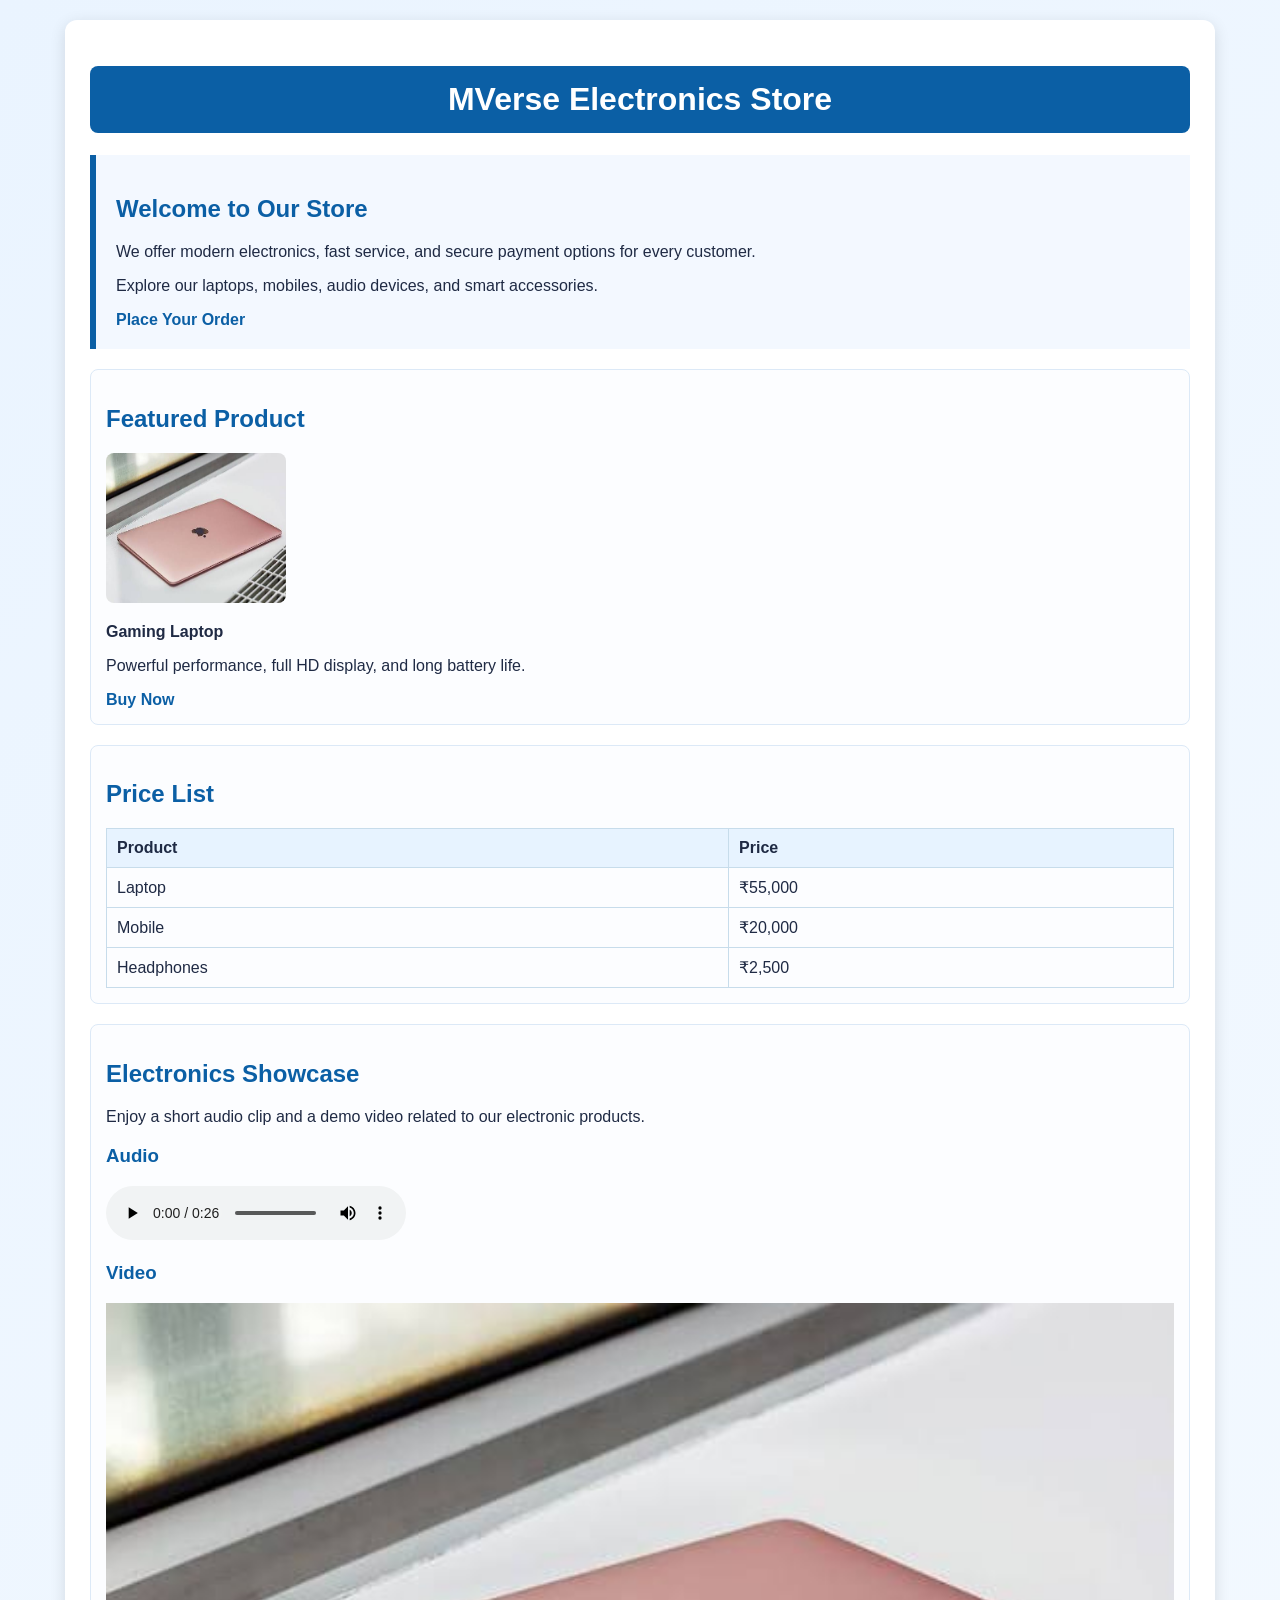
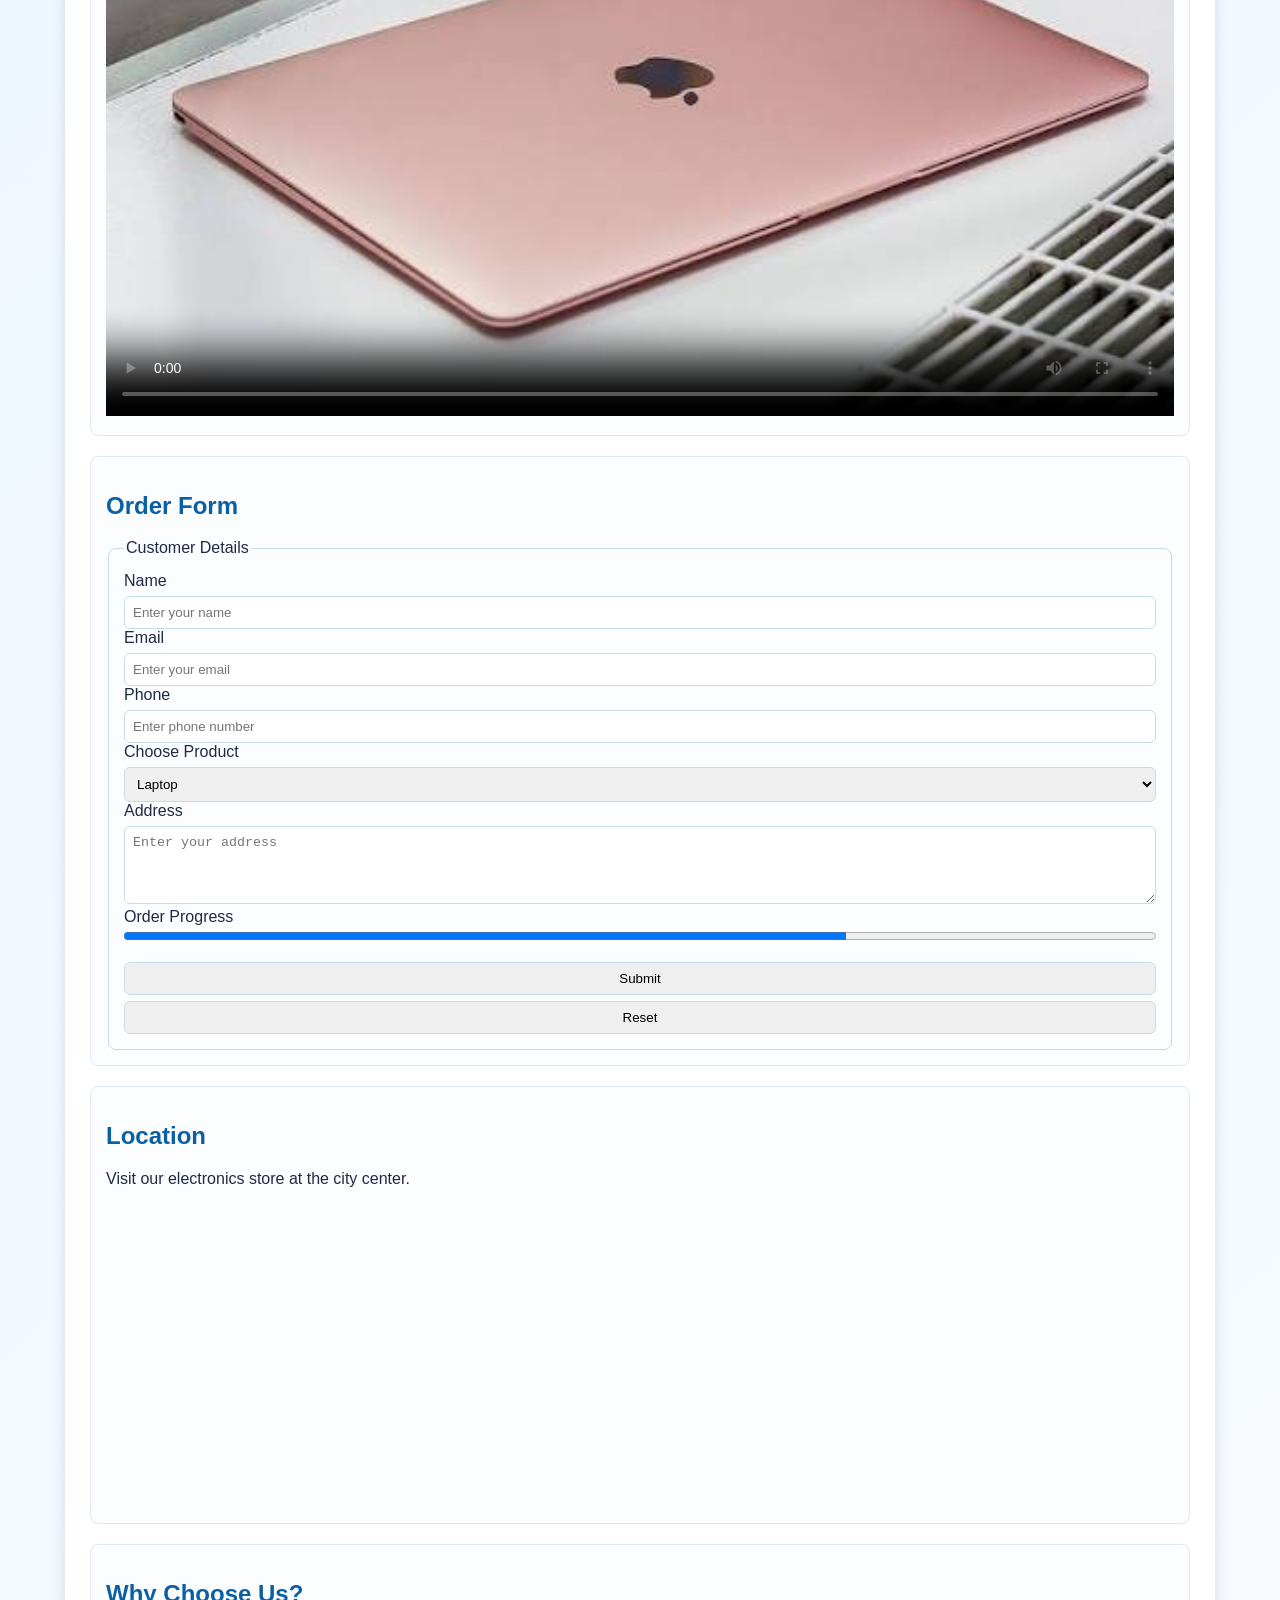
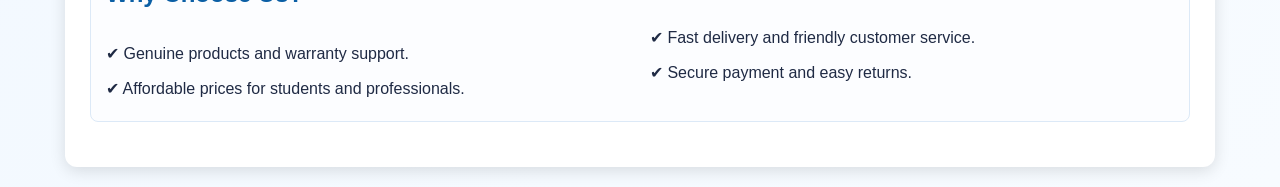
<file: index.html>
<!DOCTYPE html>
<html lang="en">

<head>
    <meta charset="UTF-8">
    <meta name="viewport" content="width=device-width, initial-scale=1.0">
    <title>MVerse Electronics Store</title>
    <style>
        body {
            font-family: Arial, sans-serif;
            margin: 0;
            padding: 20px;
            background: linear-gradient(135deg, #eaf4ff, #f7fbff);
            color: #1f2a44;
        }

        .container {
            max-width: 1100px;
            margin: 0 auto;
            background: #ffffff;
            padding: 25px;
            border-radius: 12px;
            box-shadow: 0 4px 16px rgba(0, 0, 0, 0.12);
        }

        h1,
        h2,
        h3 {
            color: #0b5fa5;
        }

        h1 {
            text-align: center;
            background: #0b5fa5;
            color: white;
            padding: 15px;
            border-radius: 8px;
        }

        .hero {
            margin-bottom: 20px;
            padding: 20px;
            background: #f3f8ff;
            border-left: 6px solid #0b5fa5;
        }

        .card {
            margin: 20px 0;
            padding: 15px;
            border: 1px solid #dce9f7;
            border-radius: 8px;
            background: #fcfdff;
        }

        img {
            width: 180px;
            height: 150px;
            border-radius: 8px;
            margin-right: 15px;
        }

        a {
            color: #0b5fa5;
            text-decoration: none;
            font-weight: bold;
        }

        table {
            width: 100%;
            border-collapse: collapse;
            margin-top: 10px;
        }

        th,
        td {
            border: 1px solid #c7dceb;
            padding: 10px;
            text-align: left;
        }

        th {
            background: #e7f3ff;
        }

        .media-grid {
            display: grid;
            grid-template-columns: repeat(auto-fit, minmax(280px, 1fr));
            gap: 15px;
        }

        .two-column {
            column-count: 2;
            column-gap: 20px;
        }

        form {
            margin-top: 10px;
        }

        fieldset {
            padding: 15px;
            border: 1px solid #c7dceb;
            border-radius: 8px;
        }

        input,
        select,
        textarea,
        button {
            margin-top: 6px;
            padding: 8px;
            border: 1px solid #c7dceb;
            border-radius: 6px;
            width: 100%;
            box-sizing: border-box;
        }

        progress {
            width: 100%;
        }

        @media (max-width: 700px) {
            .two-column {
                column-count: 1;
            }
        }
    </style>
</head>

<body>
    <div class="container">
        <h1>MVerse Electronics Store</h1>

        <div class="hero">
            <h2>Welcome to Our Store</h2>
            <p>We offer modern electronics, fast service, and secure payment options for every customer.</p>
            <p>Explore our laptops, mobiles, audio devices, and smart accessories.</p>
            <a href="#order">Place Your Order</a>
        </div>

        <div class="card">
            <h2>Featured Product</h2>
            <img src="images/laptop.jpg" alt="Laptop image">
            <p><strong>Gaming Laptop</strong></p>
            <p>Powerful performance, full HD display, and long battery life.</p>
            <a href="https://www.amazon.in" target="_blank">Buy Now</a>
        </div>

        <div class="card">
            <h2>Price List</h2>
            <table>
                <tr>
                    <th>Product</th>
                    <th>Price</th>
                </tr>
                <tr>
                    <td>Laptop</td>
                    <td>₹55,000</td>
                </tr>
                <tr>
                    <td>Mobile</td>
                    <td>₹20,000</td>
                </tr>
                <tr>
                    <td>Headphones</td>
                    <td>₹2,500</td>
                </tr>
            </table>
        </div>

        <div class="card">
            <h2>Electronics Showcase</h2>
            <p>Enjoy a short audio clip and a demo video related to our electronic products.</p>

            <h3>Audio</h3>
            <audio controls>
                <source src="7120-download-iphone-6-original-ringtone-42676.mp3" type="audio/mpeg">
                Your browser does not support audio playback.
            </audio>

            <h3>Video</h3>
            <video width="100%" controls poster="images/laptop.jpg">
                <source src="vidssave.com iPhone Air Unboxing Space Black 1080P.mp4" type="video/mp4">
                Your browser does not support video playback.
            </video>
        </div>

        <div class="card" id="order">
            <h2>Order Form</h2>
            <form action="#" method="get">
                <fieldset>
                    <legend>Customer Details</legend>
                    <label for="name">Name</label>
                    <input type="text" id="name" name="name" placeholder="Enter your name">

                    <label for="email">Email</label>
                    <input type="email" id="email" name="email" placeholder="Enter your email">

                    <label for="phone">Phone</label>
                    <input type="tel" id="phone" name="phone" placeholder="Enter phone number">

                    <label for="product">Choose Product</label>
                    <select id="product" name="product">
                        <option value="laptop">Laptop</option>
                        <option value="mobile">Mobile</option>
                        <option value="headphones">Headphones</option>
                    </select>

                    <label for="address">Address</label>
                    <textarea id="address" name="address" rows="4" placeholder="Enter your address"></textarea>

                    <label for="progress">Order Progress</label>
                    <progress id="progress" value="70" max="100"></progress>

                    <div style="margin-top: 12px;">
                        <input type="submit" value="Submit">
                        <input type="reset" value="Reset">
                    </div>
                </fieldset>
            </form>
        </div>

        <div class="card">
            <h2>Location</h2>
            <p>Visit our electronics store at the city center.</p>
            <iframe src="https://www.google.com/maps?q=Chennai&output=embed" width="100%" height="300" style="border:0;"
                allowfullscreen="" loading="lazy" referrerpolicy="no-referrer-when-downgrade"
                title="Store location map"></iframe>
        </div>

        <div class="card">
            <h2>Why Choose Us?</h2>
            <div class="two-column">
                <p>✔ Genuine products and warranty support.</p>
                <p>✔ Affordable prices for students and professionals.</p>
                <p>✔ Fast delivery and friendly customer service.</p>
                <p>✔ Secure payment and easy returns.</p>
            </div>
        </div>
    </div>
</body>

</html>
</file>
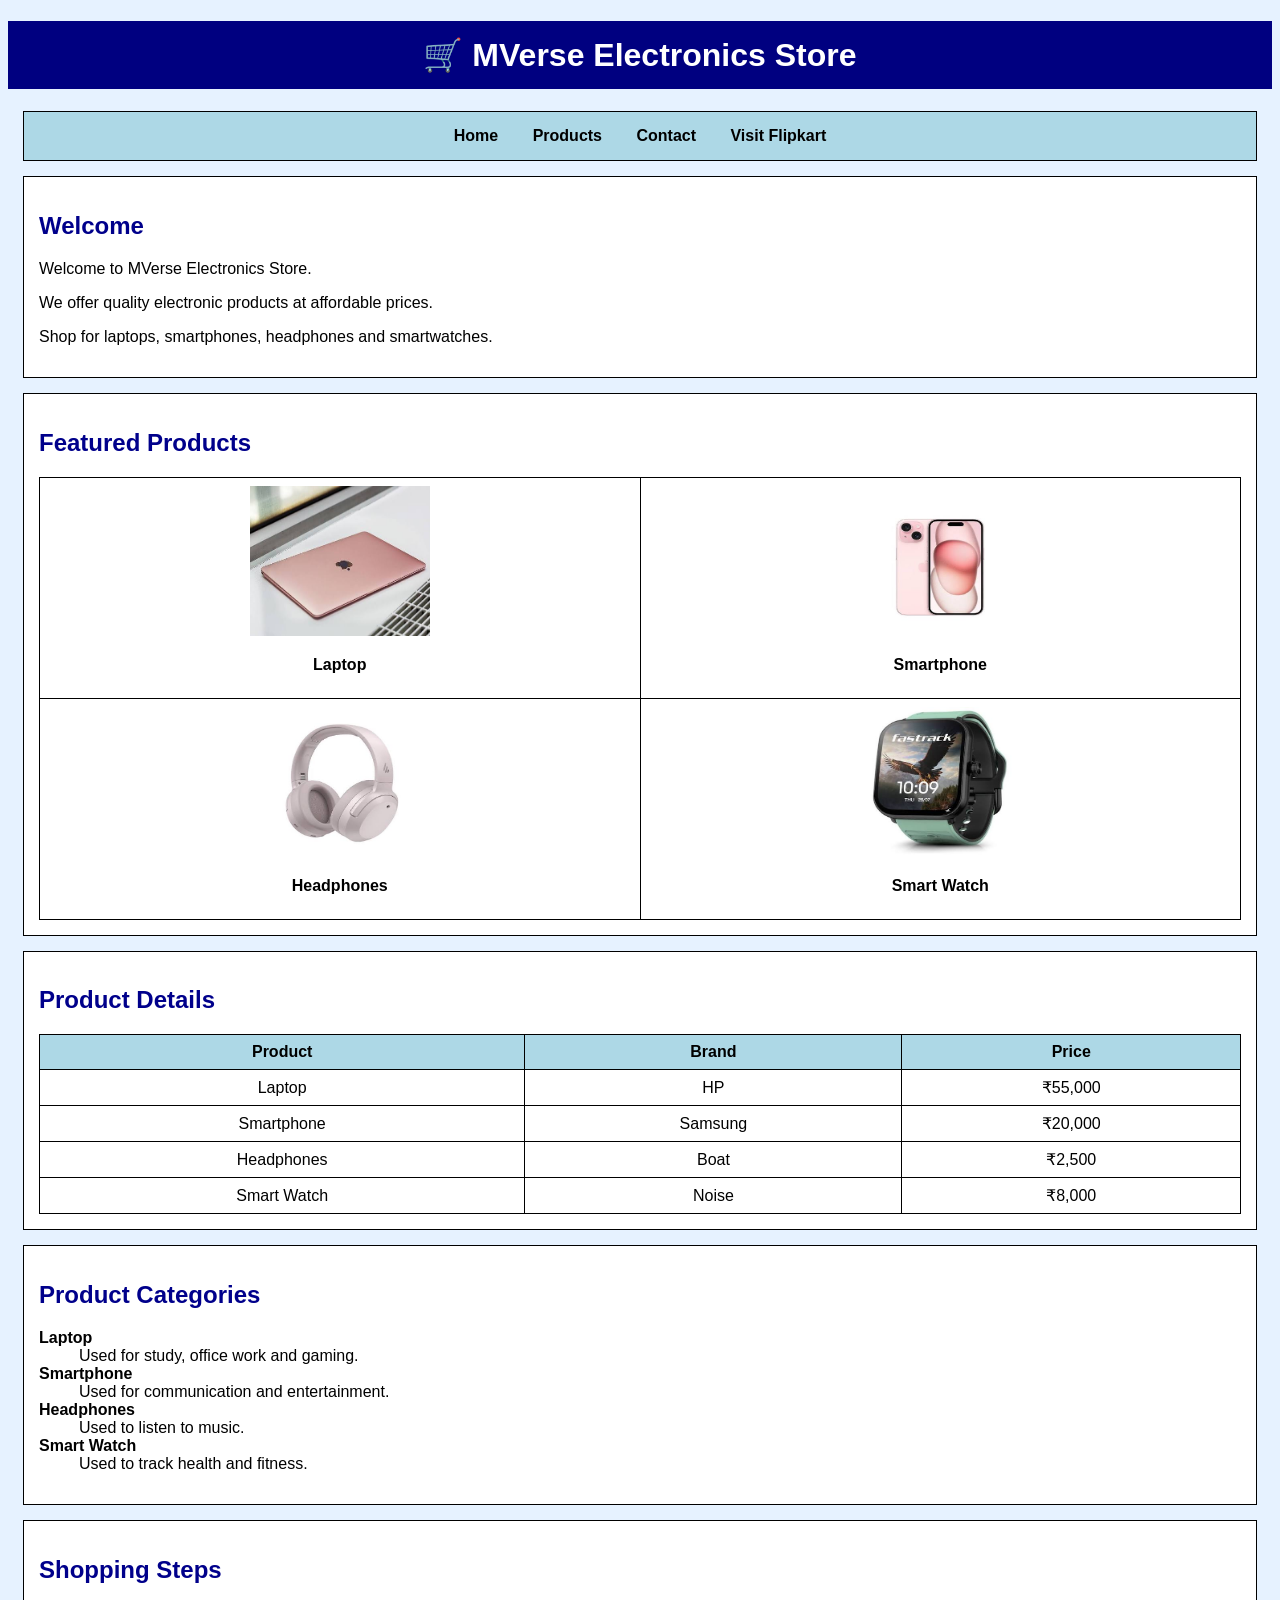
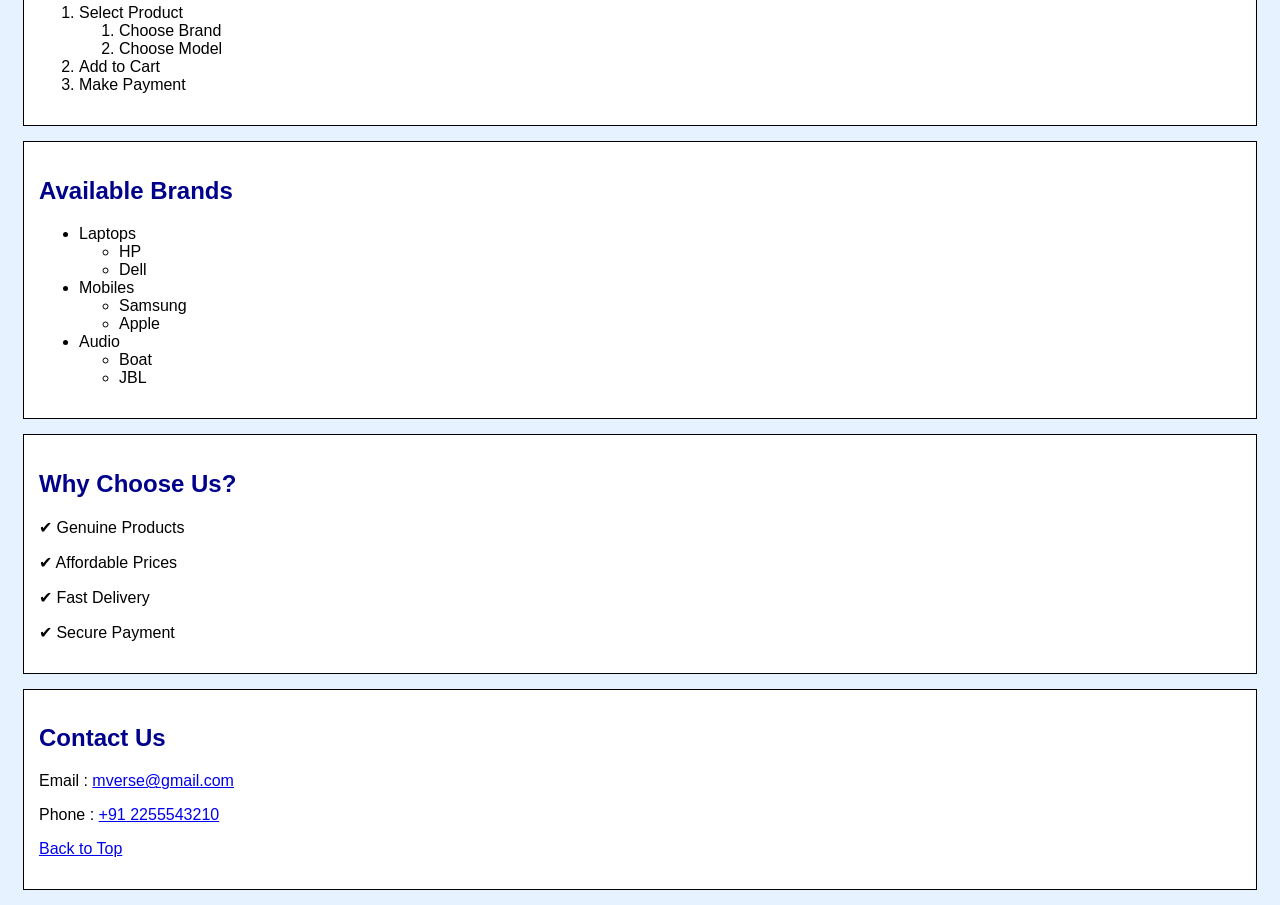
<file: 1st exp/index.html>
<!DOCTYPE html>
<html>

<head>
    <meta charset="UTF-8">
    <meta name="viewport" content="width=device-width, initial-scale=1.0">
    <title>MVerse Electronics Store</title>

    <style>
        body {
            background-color: #e6f2ff;
            font-family: Arial, sans-serif;
            color: black;
        }

        h1 {
            text-align: center;
            background-color: navy;
            color: white;
            padding: 15px;
        }

        h2 {
            color: darkblue;
        }

        div {
            background-color: white;
            border: 1px solid black;
            padding: 15px;
            margin: 15px;
        }

        table {
            width: 100%;
            border-collapse: collapse;
        }

        table,
        th,
        td {
            border: 1px solid black;
            text-align: center;
            padding: 8px;
        }

        th {
            background-color: lightblue;
        }

        img {
            width: 180px;
            height: 150px;
        }

        .menu {
            text-align: center;
            background-color: lightblue;
        }

        .menu a {
            margin: 15px;
            text-decoration: none;
            color: black;
            font-weight: bold;
        }
    </style>

</head>

<body id="top">

    <!-- Header -->

    <h1>🛒 MVerse Electronics Store</h1>

    <!-- Navigation -->

    <div class="menu">

        <a href="#home">Home</a>

        <a href="#products">Products</a>

        <a href="#contact">Contact</a>

        <a href="https://www.flipkart.com" target="_blank">Visit Flipkart</a>

    </div>

    <!-- Home Section -->

    <div id="home">

        <h2>Welcome</h2>

        <p>Welcome to MVerse Electronics Store.</p>

        <p>We offer quality electronic products at affordable prices.</p>

        <p>Shop for laptops, smartphones, headphones and smartwatches.</p>

    </div>

    <!-- Featured Products -->

    <div id="products">

        <h2>Featured Products</h2>

        <table>

            <tr>

                <td>

                    <a href="https://www.flipkart.com" target="_blank">
                        <img src="images/laptop.jpg" alt="Laptop">
                    </a>

                    <p><b>Laptop</b></p>

                </td>

                <td>

                    <img src="images/mobile.jpg" alt="Mobile">

                    <p><b>Smartphone</b></p>

                </td>

            </tr>

            <tr>

                <td>

                    <img src="images/headphones.jpg" alt="Headphones">

                    <p><b>Headphones</b></p>

                </td>

                <td>

                    <img src="images/watch.jpg" alt="Watch">

                    <p><b>Smart Watch</b></p>

                </td>

            </tr>

        </table>

    </div>

    <!-- Product Details -->

    <div>

        <h2>Product Details</h2>

        <table>

            <tr>
                <th>Product</th>
                <th>Brand</th>
                <th>Price</th>
            </tr>

            <tr>
                <td>Laptop</td>
                <td>HP</td>
                <td>₹55,000</td>
            </tr>

            <tr>
                <td>Smartphone</td>
                <td>Samsung</td>
                <td>₹20,000</td>
            </tr>

            <tr>
                <td>Headphones</td>
                <td>Boat</td>
                <td>₹2,500</td>
            </tr>

            <tr>
                <td>Smart Watch</td>
                <td>Noise</td>
                <td>₹8,000</td>
            </tr>

        </table>

    </div>

    <!-- Description List -->

    <div>

        <h2>Product Categories</h2>

        <dl>

            <dt><b>Laptop</b></dt>
            <dd>Used for study, office work and gaming.</dd>

            <dt><b>Smartphone</b></dt>
            <dd>Used for communication and entertainment.</dd>

            <dt><b>Headphones</b></dt>
            <dd>Used to listen to music.</dd>

            <dt><b>Smart Watch</b></dt>
            <dd>Used to track health and fitness.</dd>

        </dl>

    </div>

    <!-- Ordered List -->

    <div>

        <h2>Shopping Steps</h2>

        <ol>

            <li>Select Product
                <ol>
                    <li>Choose Brand</li>
                    <li>Choose Model</li>
                </ol>
            </li>

            <li>Add to Cart</li>

            <li>Make Payment</li>

        </ol>

    </div>

    <!-- Unordered List -->

    <div>

        <h2>Available Brands</h2>

        <ul>

            <li>Laptops
                <ul>
                    <li>HP</li>
                    <li>Dell</li>
                </ul>
            </li>

            <li>Mobiles
                <ul>
                    <li>Samsung</li>
                    <li>Apple</li>
                </ul>
            </li>

            <li>Audio
                <ul>
                    <li>Boat</li>
                    <li>JBL</li>
                </ul>
            </li>

        </ul>

    </div>

    <!-- Why Choose Us -->

    <div>

        <h2>Why Choose Us?</h2>

        <p>✔ Genuine Products</p>

        <p>✔ Affordable Prices</p>

        <p>✔ Fast Delivery</p>

        <p>✔ Secure Payment</p>

    </div>

    <!-- Contact -->

    <div id="contact">

        <h2>Contact Us</h2>

        <p>
            Email :
            <a href="mailto:mverse@gmail.com">mverse@gmail.com</a>
        </p>

        <p>
            Phone :
            <a href="tel:+919876543210">+91 2255543210</a>
        </p>

        <p>
            <a href="#top">Back to Top</a>
        </p>

    </div>

</body>

</html>
</file>
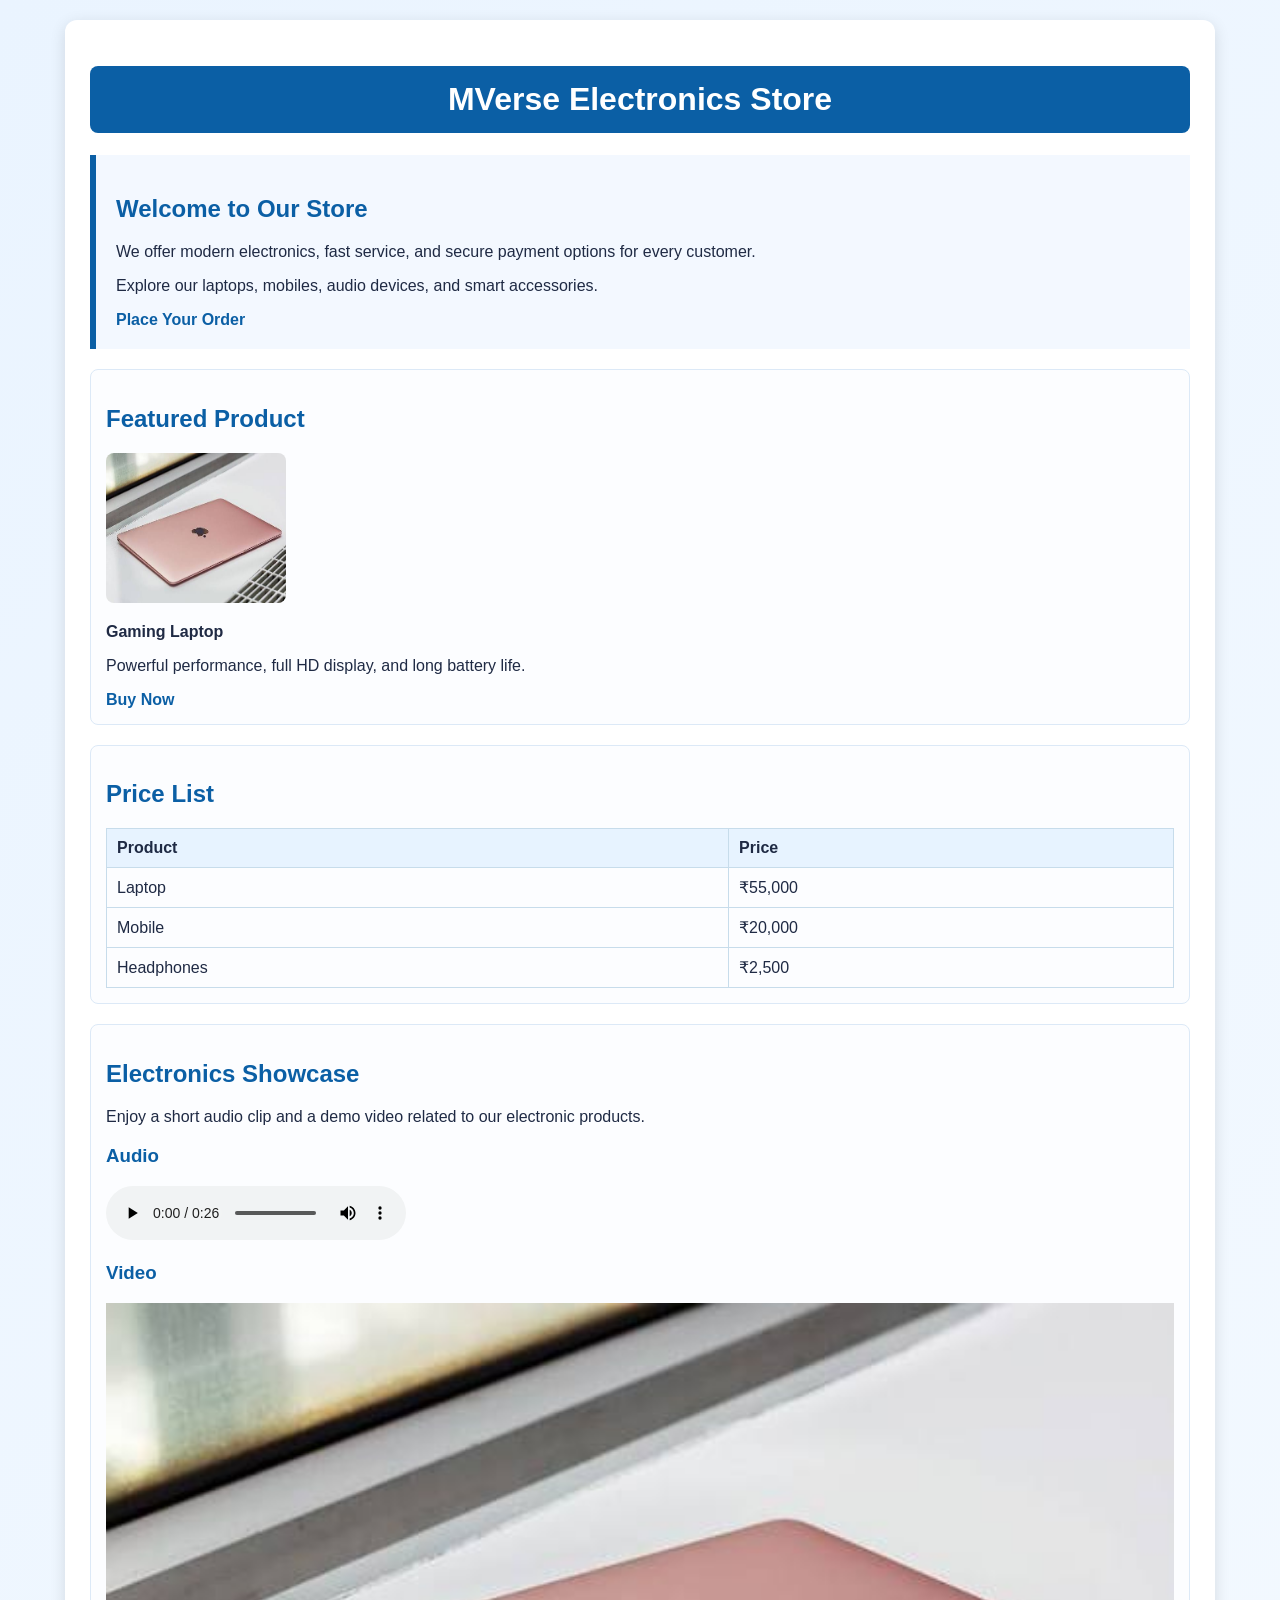
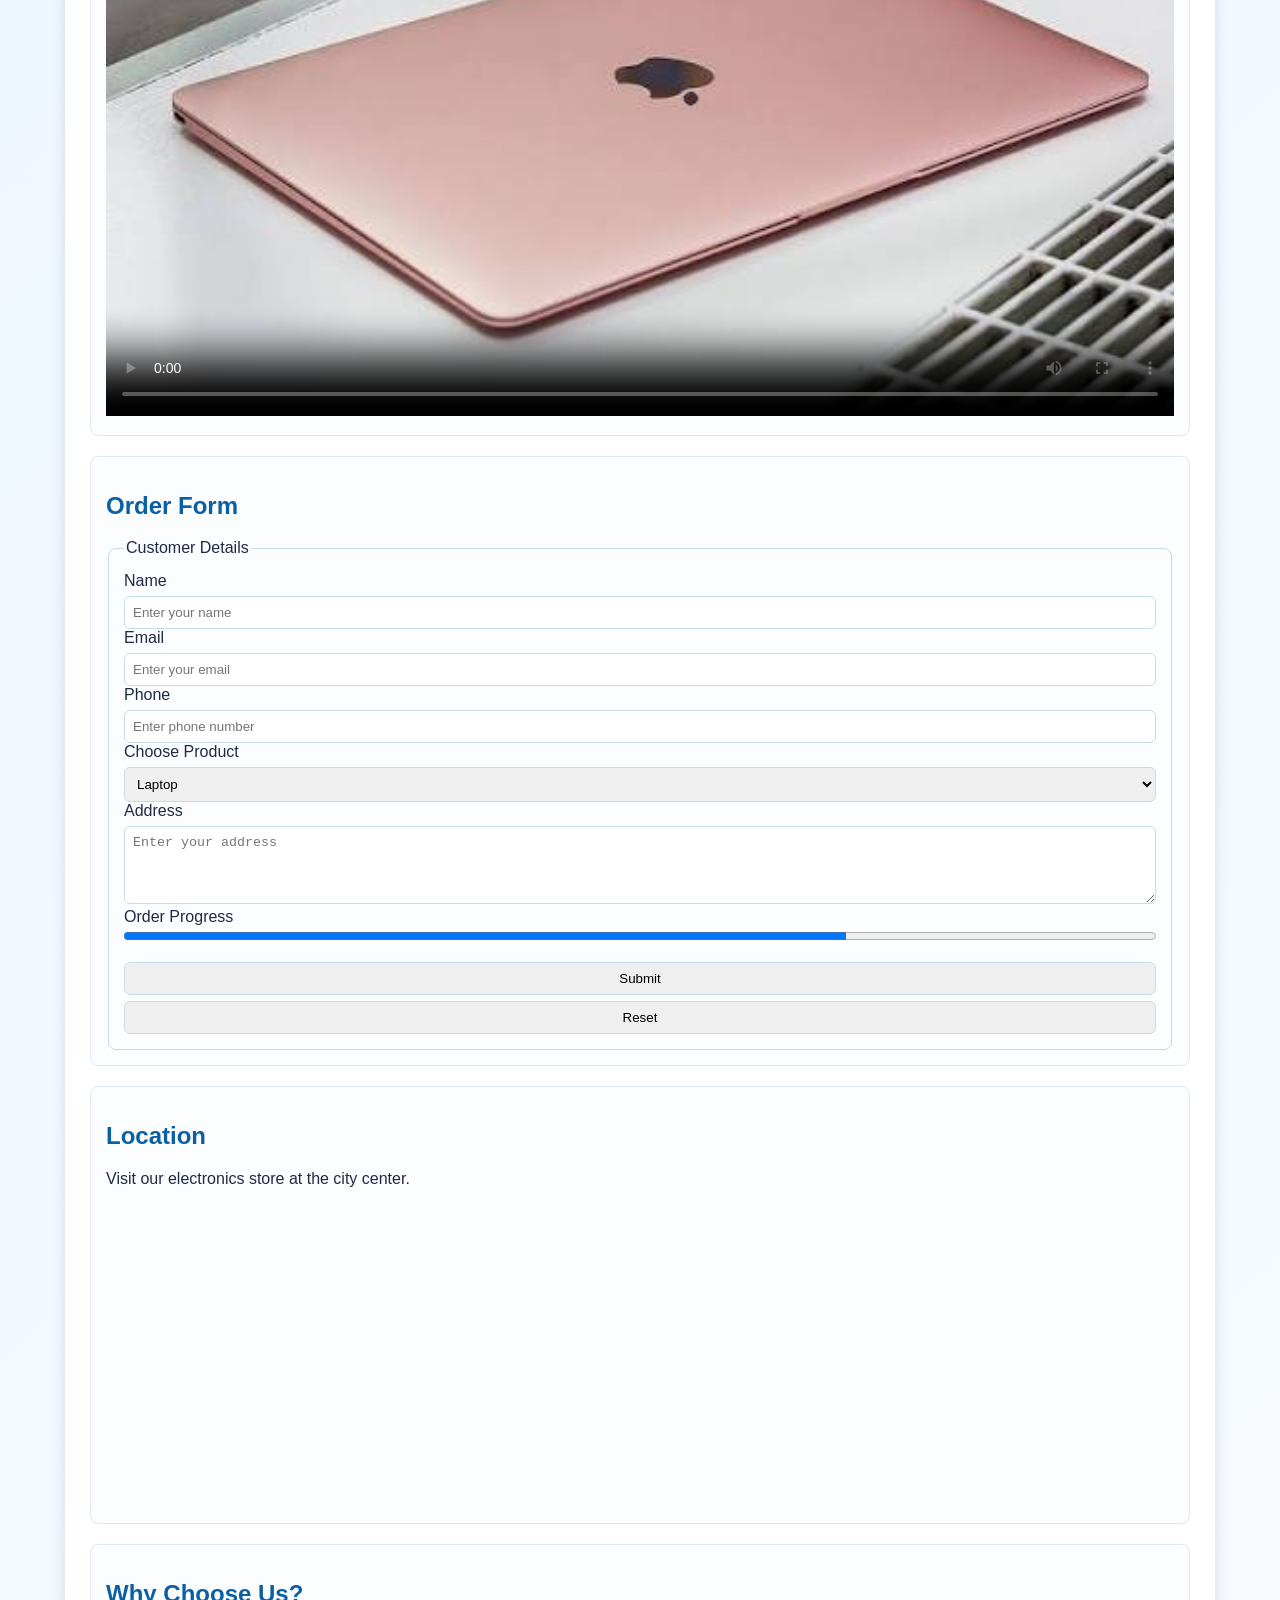
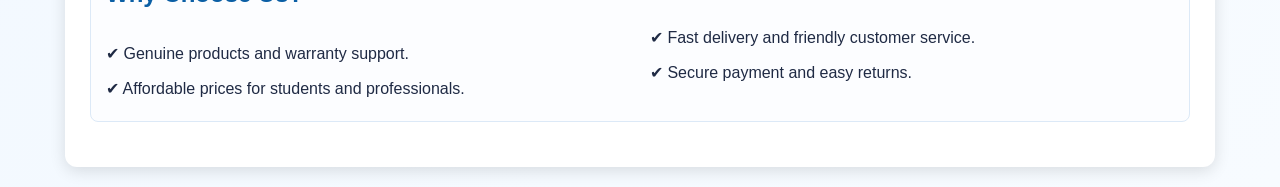
<file: 2nd exp/index.html>
<!DOCTYPE html>
<html lang="en">

<head>
    <meta charset="UTF-8">
    <meta name="viewport" content="width=device-width, initial-scale=1.0">
    <title>MVerse Electronics Store</title>
    <style>
        body {
            font-family: Arial, sans-serif;
            margin: 0;
            padding: 20px;
            background: linear-gradient(135deg, #eaf4ff, #f7fbff);
            color: #1f2a44;
        }

        .container {
            max-width: 1100px;
            margin: 0 auto;
            background: #ffffff;
            padding: 25px;
            border-radius: 12px;
            box-shadow: 0 4px 16px rgba(0, 0, 0, 0.12);
        }

        h1,
        h2,
        h3 {
            color: #0b5fa5;
        }

        h1 {
            text-align: center;
            background: #0b5fa5;
            color: white;
            padding: 15px;
            border-radius: 8px;
        }

        .hero {
            margin-bottom: 20px;
            padding: 20px;
            background: #f3f8ff;
            border-left: 6px solid #0b5fa5;
        }

        .card {
            margin: 20px 0;
            padding: 15px;
            border: 1px solid #dce9f7;
            border-radius: 8px;
            background: #fcfdff;
        }

        img {
            width: 180px;
            height: 150px;
            border-radius: 8px;
            margin-right: 15px;
        }

        a {
            color: #0b5fa5;
            text-decoration: none;
            font-weight: bold;
        }

        table {
            width: 100%;
            border-collapse: collapse;
            margin-top: 10px;
        }

        th,
        td {
            border: 1px solid #c7dceb;
            padding: 10px;
            text-align: left;
        }

        th {
            background: #e7f3ff;
        }

       

        .two-column {
            column-count: 2;
            column-gap: 20px;
        }

        form {
            margin-top: 10px;
        }

        fieldset {
            padding: 15px;
            border: 1px solid #c7dceb;
            border-radius: 8px;
        }

        input,
        select,
        textarea,
        button {
            margin-top: 6px;
            padding: 8px;
            border: 1px solid #c7dceb;
            border-radius: 6px;
            width: 100%;
            box-sizing: border-box;
        }

        progress {
            width: 100%;
        }

        @media (max-width: 700px) {
            .two-column {
                column-count: 1;
            }
        }
    </style>
</head>

<body>
    <div class="container">
        <h1>MVerse Electronics Store</h1>

        <div class="hero">
            <h2>Welcome to Our Store</h2>
            <p>We offer modern electronics, fast service, and secure payment options for every customer.</p>
            <p>Explore our laptops, mobiles, audio devices, and smart accessories.</p>
            <a href="#order">Place Your Order</a>
        </div>

        <div class="card">
            <h2>Featured Product</h2>
            <img src="images/laptop.jpg" alt="Laptop image">
            <p><strong>Gaming Laptop</strong></p>
            <p>Powerful performance, full HD display, and long battery life.</p>
            <a href="https://www.amazon.in" target="_blank">Buy Now</a>
        </div>

        <div class="card">
            <h2>Price List</h2>
            <table>
                <tr>
                    <th>Product</th>
                    <th>Price</th>
                </tr>
                <tr>
                    <td>Laptop</td>
                    <td>₹55,000</td>
                </tr>
                <tr>
                    <td>Mobile</td>
                    <td>₹20,000</td>
                </tr>
                <tr>
                    <td>Headphones</td>
                    <td>₹2,500</td>
                </tr>
            </table>
        </div>

        <div class="card">
            <h2>Electronics Showcase</h2>
            <p>Enjoy a short audio clip and a demo video related to our electronic products.</p>

            <h3>Audio</h3>
            <audio controls>
                <source src="7120-download-iphone-6-original-ringtone-42676.mp3" type="audio/mpeg">
                Your browser does not support audio playback.
            </audio>

            <h3>Video</h3>
            <video width="100%" controls poster="images/laptop.jpg">
                <source src="vidssave.com iPhone Air Unboxing Space Black 1080P.mp4" type="video/mp4">
                Your browser does not support video playback.
            </video>
        </div>

        <div class="card" id="order">
            <h2>Order Form</h2>
            <form action="#" method="get">
                <fieldset>
                    <legend>Customer Details</legend>
                    <label for="name">Name</label>
                    <input type="text" id="name" name="name" placeholder="Enter your name" maxlength="30">

                    <label for="email">Email</label>
                    <input type="email" id="email" name="email" placeholder="Enter your email" maxlength="30">

                    <label for="phone">Phone</label>
                    <input type="tel" id="phone" name="phone" placeholder="Enter phone number" pattern="[0-9]{10}" maxlength="10" minlength="10">

                    <label for="product">Choose Product</label>
                    <select id="product" name="product">
                        <option value="laptop">Laptop</option>
                        <option value="mobile">Mobile</option>
                        <option value="headphones">Headphones</option>
                    </select>

                    <label for="address">Address</label>
                    <textarea id="address" name="address" rows="4" placeholder="Enter your address"></textarea>

                    <label for="progress">Order Progress</label>
                    <progress id="progress" value="70" max="100"></progress>

                    <div style="margin-top: 12px;">
                        <input type="submit" value="Submit">
                        <input type="reset" value="Reset">
                    </div>
                </fieldset>
            </form>
        </div>

        <div class="card">
            <h2>Location</h2>
            <p>Visit our electronics store at the city center.</p>
            <iframe src="https://www.google.com/maps?q=Chennai&output=embed" width="100%" height="300" style="border:0;"
                allowfullscreen="" loading="lazy" referrerpolicy="no-referrer-when-downgrade"
                title="Store location map"></iframe>
        </div>

        <div class="card">
            <h2>Why Choose Us?</h2>
            <div class="two-column">
                <p>✔ Genuine products and warranty support.</p>
                <p>✔ Affordable prices for students and professionals.</p>
                <p>✔ Fast delivery and friendly customer service.</p>
                <p>✔ Secure payment and easy returns.</p>
            </div>
        </div>
    </div>
</body>

</html>
</file>
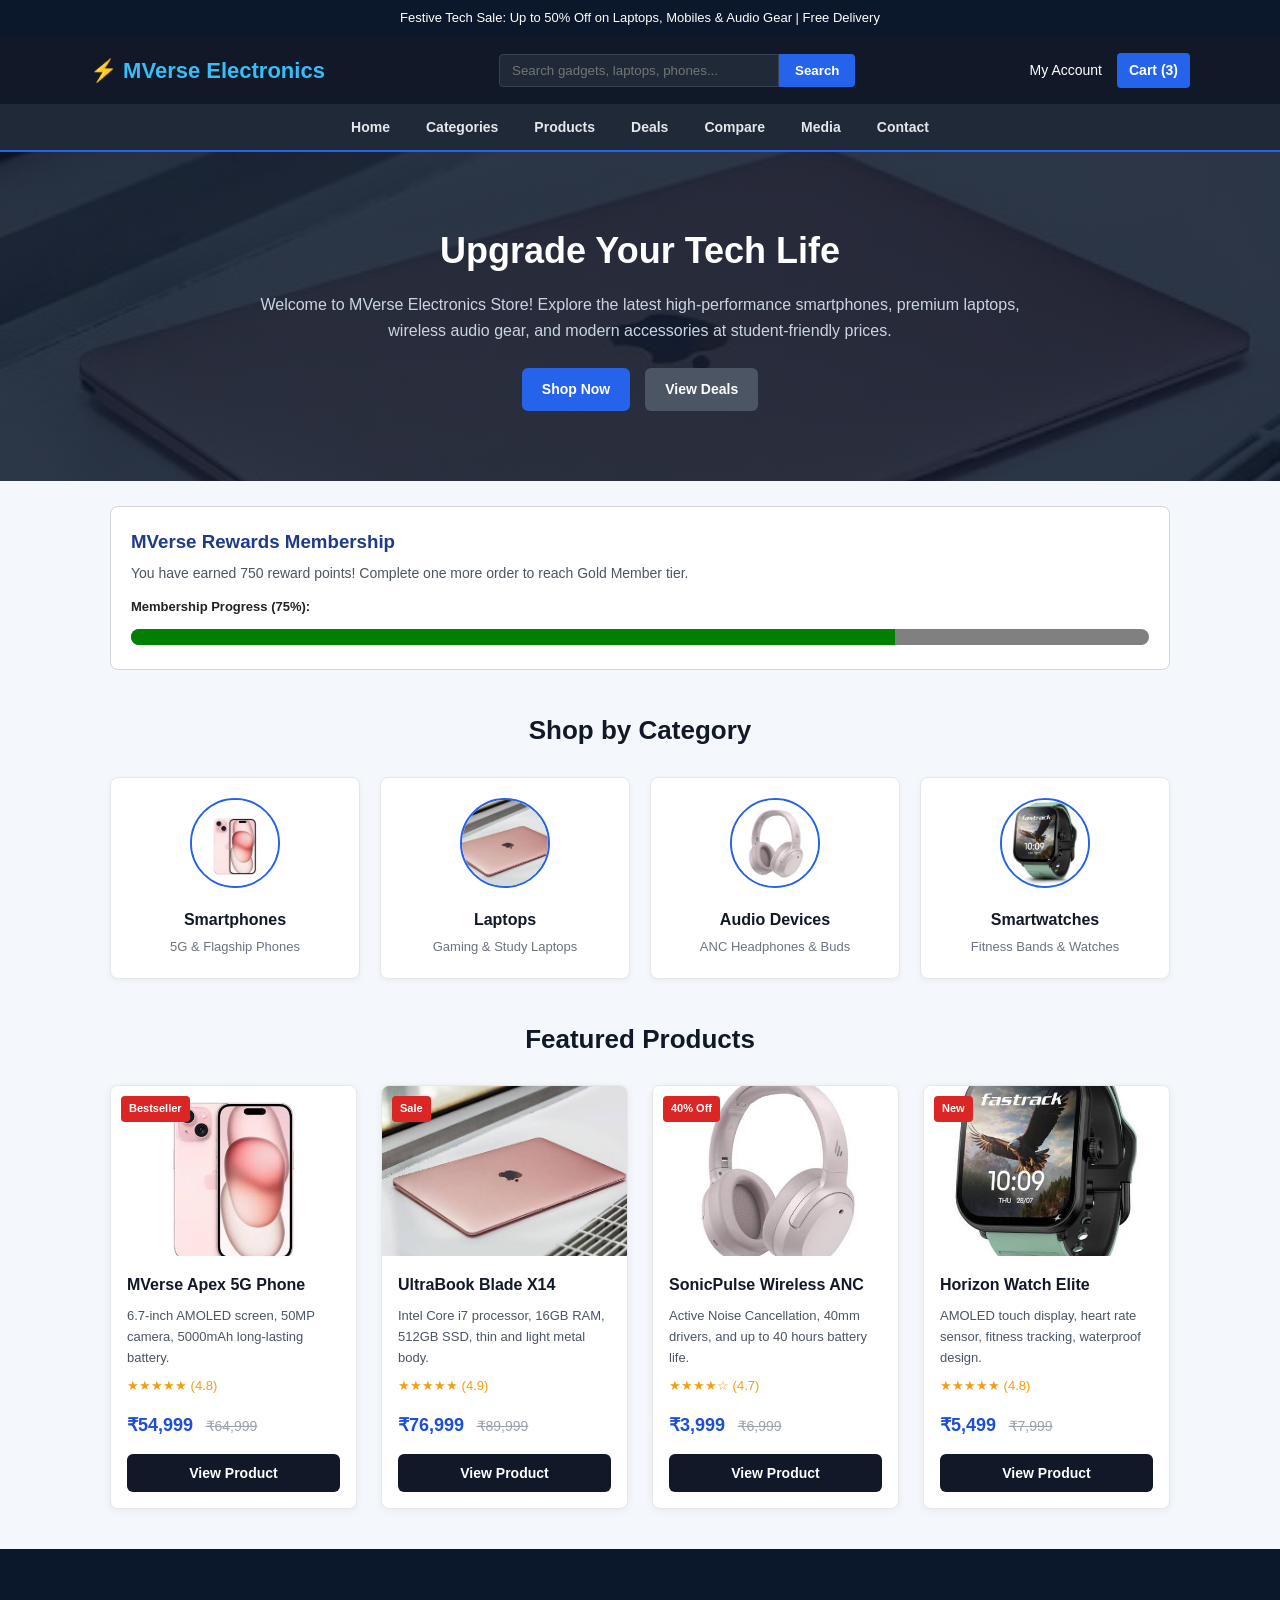
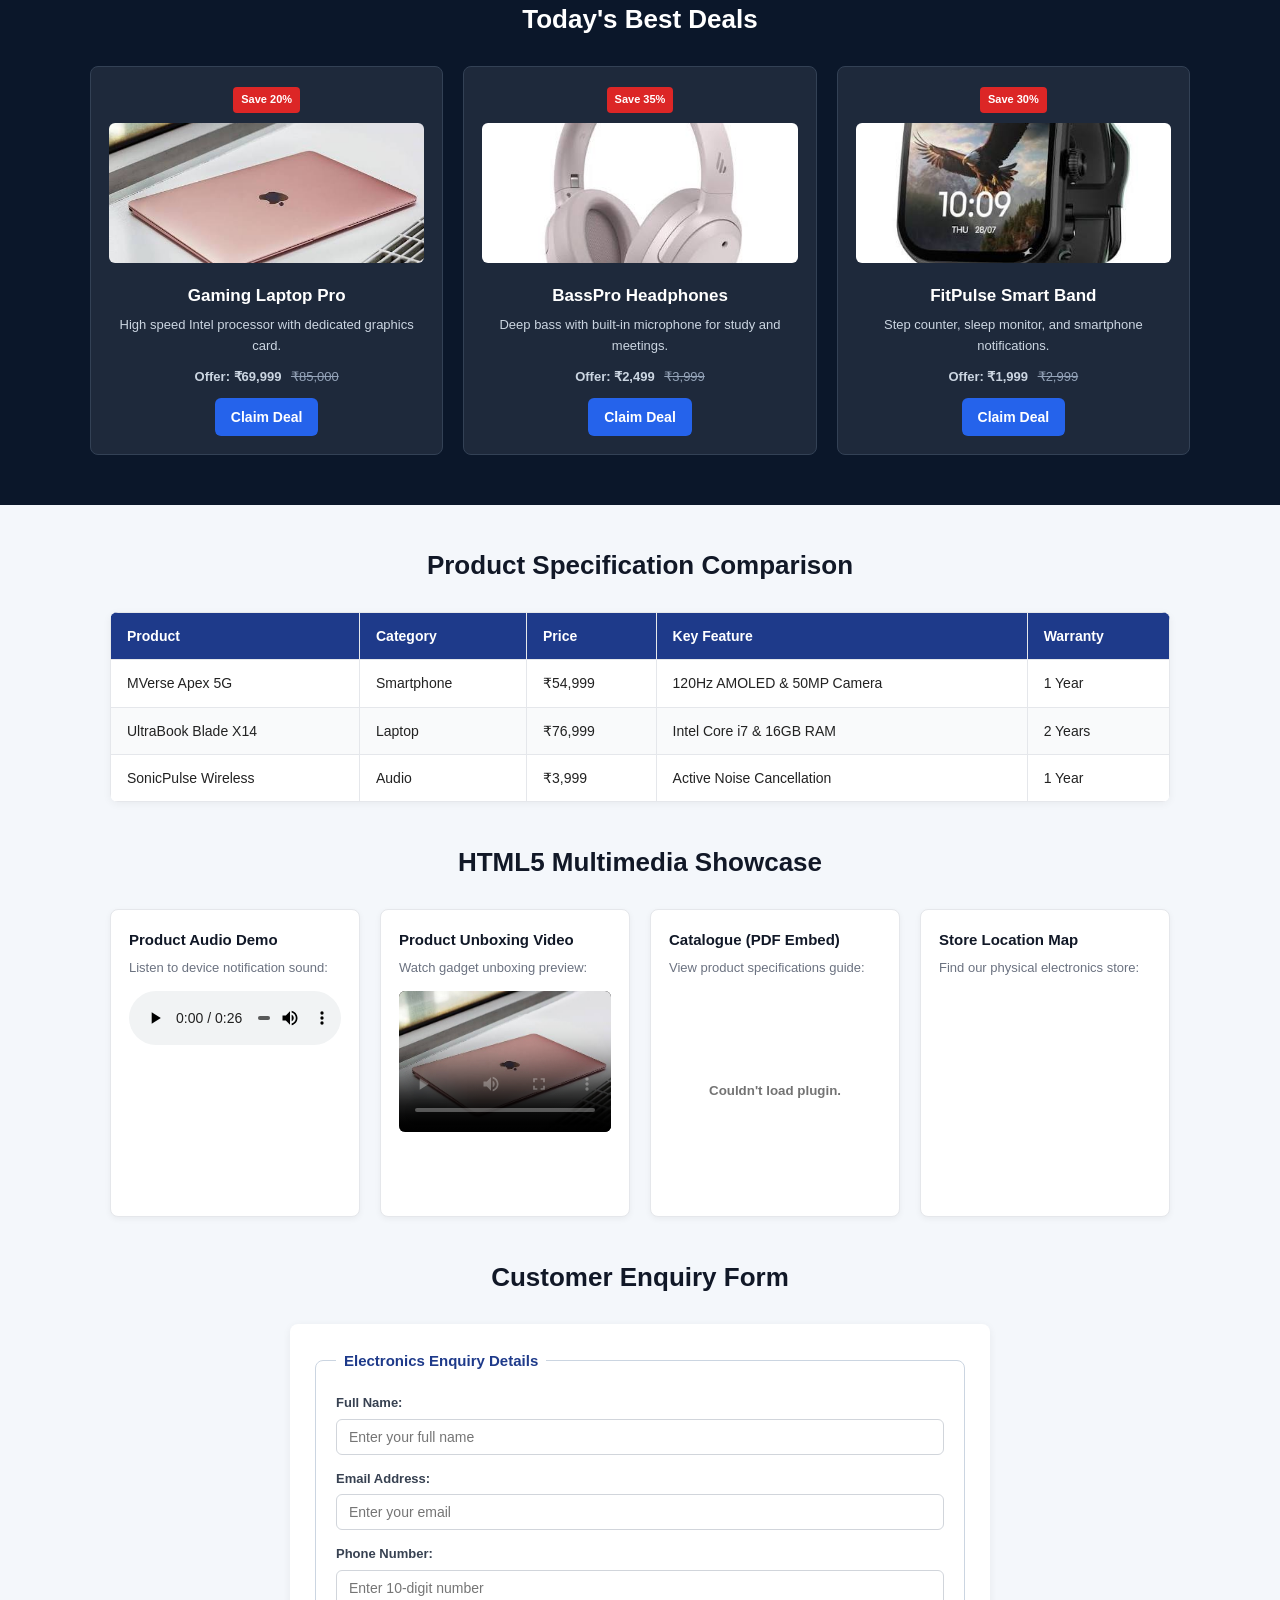
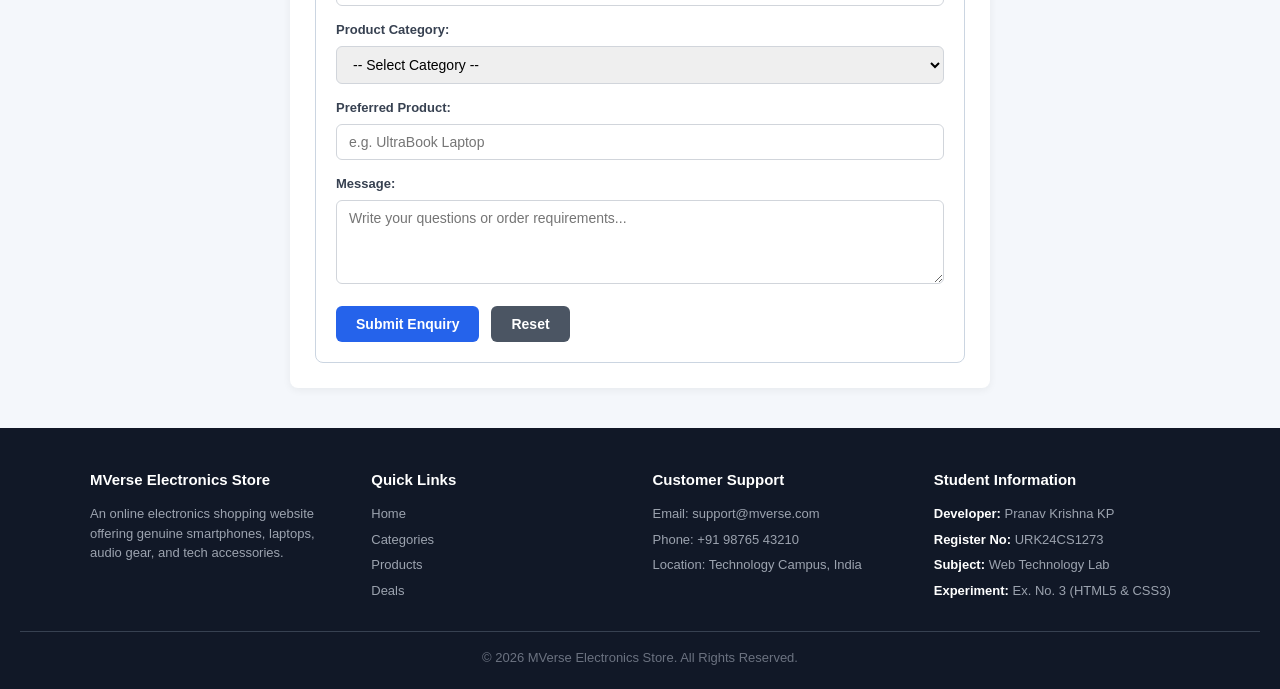
<file: 3rd exp/index.html>
<!DOCTYPE html>
<html lang="en">
<head>
    <meta charset="UTF-8">
    <meta name="viewport" content="width=device-width, initial-scale=1.0">
    <title>MVerse Electronics Store - Experiment 3</title>
    <link rel="stylesheet" href="style.css">
</head>
<body>

    <!-- Top Notice Banner -->
    <div class="top-banner">
        <p>Festive Tech Sale: Up to 50% Off on Laptops, Mobiles &amp; Audio Gear | Free Delivery</p>
    </div>

    <!-- Header Section -->
    <header class="header">
        <div class="header-container">
            <!-- Website Logo -->
            <div class="logo">
                <h2>⚡ MVerse Electronics</h2>
            </div>

            <!-- Search Bar -->
            <div class="search-box">
                <form action="#products" method="get">
                    <input type="text" name="search" placeholder="Search gadgets, laptops, phones...">
                    <button type="submit">Search</button>
                </form>
            </div>

            <!-- User Links -->
            <div class="user-links">
                <a href="#enquiry">My Account</a>
                <a href="#products" class="cart-btn">Cart (3)</a>
            </div>
        </div>
    </header>

    <!-- Navigation Bar -->
    <nav class="navbar">
        <ul class="nav-links">
            <li><a href="#home">Home</a></li>
            <li><a href="#categories">Categories</a></li>
            <li><a href="#products">Products</a></li>
            <li><a href="#deals">Deals</a></li>
            <li><a href="#comparison">Compare</a></li>
            <li><a href="#media">Media</a></li>
            <li><a href="#enquiry">Contact</a></li>
        </ul>
    </nav>

    <!-- Main Content -->
    <main>
        <!-- Hero Section -->
        <section class="hero" id="home">
            <div class="hero-text">
                <h1>Upgrade Your Tech Life</h1>
                <p>Welcome to MVerse Electronics Store! Explore the latest high-performance smartphones, premium laptops, wireless audio gear, and modern accessories at student-friendly prices.</p>
                <div class="hero-buttons">
                    <a href="#products" class="btn btn-primary">Shop Now</a>
                    <a href="#deals" class="btn btn-secondary">View Deals</a>
                </div>
            </div>
        </section>

        <!-- HTML5 Progress / Rewards Bar -->
        <section class="rewards-section">
            <div class="rewards-box">
                <h3>MVerse Rewards Membership</h3>
                <p>You have earned 750 reward points! Complete one more order to reach Gold Member tier.</p>
                <label for="reward-progress">Membership Progress (75%):</label>
                <progress id="reward-progress" value="75" max="100">75%</progress>
            </div>
        </section>

        <!-- Categories Section -->
        <section class="categories-section" id="categories">
            <h2 class="section-title">Shop by Category</h2>
            <div class="categories-grid">
                <div class="category-card">
                    <img src="images/mobile.jpg" alt="Mobiles">
                    <h3>Smartphones</h3>
                    <p>5G &amp; Flagship Phones</p>
                </div>
                <div class="category-card">
                    <img src="images/laptop.jpg" alt="Laptops">
                    <h3>Laptops</h3>
                    <p>Gaming &amp; Study Laptops</p>
                </div>
                <div class="category-card">
                    <img src="images/headphones.jpg" alt="Audio">
                    <h3>Audio Devices</h3>
                    <p>ANC Headphones &amp; Buds</p>
                </div>
                <div class="category-card">
                    <img src="images/watch.jpg" alt="Wearables">
                    <h3>Smartwatches</h3>
                    <p>Fitness Bands &amp; Watches</p>
                </div>
            </div>
        </section>

        <!-- Featured Products Section -->
        <section class="products-section" id="products">
            <h2 class="section-title">Featured Products</h2>
            <div class="products-grid">
                
                <!-- Product 1: Smartphone -->
                <div class="product-card">
                    <span class="badge">Bestseller</span>
                    <img src="images/mobile.jpg" alt="MVerse 5G Smartphone">
                    <div class="product-details">
                        <h3>MVerse Apex 5G Phone</h3>
                        <p>6.7-inch AMOLED screen, 50MP camera, 5000mAh long-lasting battery.</p>
                        <div class="rating">★★★★★ (4.8)</div>
                        <div class="price">
                            <span class="new-price">&#8377;54,999</span>
                            <span class="old-price">&#8377;64,999</span>
                        </div>
                        <a href="#enquiry" class="btn btn-buy">View Product</a>
                    </div>
                </div>

                <!-- Product 2: Laptop -->
                <div class="product-card">
                    <span class="badge">Sale</span>
                    <img src="images/laptop.jpg" alt="MVerse Ultrabook Laptop">
                    <div class="product-details">
                        <h3>UltraBook Blade X14</h3>
                        <p>Intel Core i7 processor, 16GB RAM, 512GB SSD, thin and light metal body.</p>
                        <div class="rating">★★★★★ (4.9)</div>
                        <div class="price">
                            <span class="new-price">&#8377;76,999</span>
                            <span class="old-price">&#8377;89,999</span>
                        </div>
                        <a href="#enquiry" class="btn btn-buy">View Product</a>
                    </div>
                </div>

                <!-- Product 3: Headphones -->
                <div class="product-card">
                    <span class="badge">40% Off</span>
                    <img src="images/headphones.jpg" alt="MVerse Wireless Headphones">
                    <div class="product-details">
                        <h3>SonicPulse Wireless ANC</h3>
                        <p>Active Noise Cancellation, 40mm drivers, and up to 40 hours battery life.</p>
                        <div class="rating">★★★★☆ (4.7)</div>
                        <div class="price">
                            <span class="new-price">&#8377;3,999</span>
                            <span class="old-price">&#8377;6,999</span>
                        </div>
                        <a href="#enquiry" class="btn btn-buy">View Product</a>
                    </div>
                </div>

                <!-- Product 4: Smartwatch -->
                <div class="product-card">
                    <span class="badge">New</span>
                    <img src="images/watch.jpg" alt="MVerse Smartwatch">
                    <div class="product-details">
                        <h3>Horizon Watch Elite</h3>
                        <p>AMOLED touch display, heart rate sensor, fitness tracking, waterproof design.</p>
                        <div class="rating">★★★★★ (4.8)</div>
                        <div class="price">
                            <span class="new-price">&#8377;5,499</span>
                            <span class="old-price">&#8377;7,999</span>
                        </div>
                        <a href="#enquiry" class="btn btn-buy">View Product</a>
                    </div>
                </div>

            </div>
        </section>

        <!-- Best Deals Section -->
        <section class="deals-section" id="deals">
            <h2 class="section-title text-white">Today's Best Deals</h2>
            <div class="deals-grid">
                <div class="deal-card">
                    <span class="deal-badge">Save 20%</span>
                    <img src="images/laptop.jpg" alt="Gaming Laptop">
                    <h3>Gaming Laptop Pro</h3>
                    <p>High speed Intel processor with dedicated graphics card.</p>
                    <p class="deal-price">Offer: &#8377;69,999 <del>&#8377;85,000</del></p>
                    <a href="#enquiry" class="btn btn-deal">Claim Deal</a>
                </div>

                <div class="deal-card">
                    <span class="deal-badge">Save 35%</span>
                    <img src="images/headphones.jpg" alt="Bluetooth Headphones">
                    <h3>BassPro Headphones</h3>
                    <p>Deep bass with built-in microphone for study and meetings.</p>
                    <p class="deal-price">Offer: &#8377;2,499 <del>&#8377;3,999</del></p>
                    <a href="#enquiry" class="btn btn-deal">Claim Deal</a>
                </div>

                <div class="deal-card">
                    <span class="deal-badge">Save 30%</span>
                    <img src="images/watch.jpg" alt="Fitness Smartwatch">
                    <h3>FitPulse Smart Band</h3>
                    <p>Step counter, sleep monitor, and smartphone notifications.</p>
                    <p class="deal-price">Offer: &#8377;1,999 <del>&#8377;2,999</del></p>
                    <a href="#enquiry" class="btn btn-deal">Claim Deal</a>
                </div>
            </div>
        </section>

        <!-- Product Comparison Table Section -->
        <section class="table-section" id="comparison">
            <h2 class="section-title">Product Specification Comparison</h2>
            <div class="table-container">
                <table>
                    <thead>
                        <tr>
                            <th>Product</th>
                            <th>Category</th>
                            <th>Price</th>
                            <th>Key Feature</th>
                            <th>Warranty</th>
                        </tr>
                    </thead>
                    <tbody>
                        <tr>
                            <td>MVerse Apex 5G</td>
                            <td>Smartphone</td>
                            <td>&#8377;54,999</td>
                            <td>120Hz AMOLED &amp; 50MP Camera</td>
                            <td>1 Year</td>
                        </tr>
                        <tr>
                            <td>UltraBook Blade X14</td>
                            <td>Laptop</td>
                            <td>&#8377;76,999</td>
                            <td>Intel Core i7 &amp; 16GB RAM</td>
                            <td>2 Years</td>
                        </tr>
                        <tr>
                            <td>SonicPulse Wireless</td>
                            <td>Audio</td>
                            <td>&#8377;3,999</td>
                            <td>Active Noise Cancellation</td>
                            <td>1 Year</td>
                        </tr>
                    </tbody>
                </table>
            </div>
        </section>

        <!-- HTML5 Multimedia Showcase -->
        <section class="media-section" id="media">
            <h2 class="section-title">HTML5 Multimedia Showcase</h2>
            <div class="media-grid">
                
                <!-- Audio Controls -->
                <div class="media-box">
                    <h3>Product Audio Demo</h3>
                    <p>Listen to device notification sound:</p>
                    <audio controls>
                        <source src="ringtone.mp3" type="audio/mpeg">
                        Your browser does not support the audio element.
                    </audio>
                </div>

                <!-- Video Controls -->
                <div class="media-box">
                    <h3>Product Unboxing Video</h3>
                    <p>Watch gadget unboxing preview:</p>
                    <video controls poster="images/laptop.jpg">
                        <source src="unboxing.mp4" type="video/mp4">
                        Your browser does not support the video element.
                    </video>
                </div>

                <!-- Embed PDF -->
                <div class="media-box">
                    <h3>Catalogue (PDF Embed)</h3>
                    <p>View product specifications guide:</p>
                    <embed src="catalogue.pdf" type="application/pdf" width="100%" height="200">
                </div>

                <!-- Iframe Map -->
                <div class="media-box">
                    <h3>Store Location Map</h3>
                    <p>Find our physical electronics store:</p>
                    <iframe src="https://www.google.com/maps?q=Chennai&output=embed" width="100%" height="200" style="border:0;" allowfullscreen="" loading="lazy"></iframe>
                </div>

            </div>
        </section>

        <!-- Customer Enquiry Form -->
        <section class="enquiry-section" id="enquiry">
            <h2 class="section-title">Customer Enquiry Form</h2>
            <div class="form-container">
                <form action="#" method="get">
                    <fieldset>
                        <legend>Electronics Enquiry Details</legend>

                        <div class="form-group">
                            <label for="fullname">Full Name:</label>
                            <input type="text" id="fullname" name="fullname" placeholder="Enter your full name" required>
                        </div>

                        <div class="form-group">
                            <label for="email">Email Address:</label>
                            <input type="email" id="email" name="email" placeholder="Enter your email" required>
                        </div>

                        <div class="form-group">
                            <label for="phone">Phone Number:</label>
                            <input type="tel" id="phone" name="phone" placeholder="Enter 10-digit number" pattern="[0-9]{10}" required>
                        </div>

                        <div class="form-group">
                            <label for="category">Product Category:</label>
                            <select id="category" name="category" required>
                                <option value="" disabled selected>-- Select Category --</option>
                                <option value="smartphones">Smartphones</option>
                                <option value="laptops">Laptops</option>
                                <option value="audio">Audio Devices</option>
                                <option value="wearables">Smartwatches</option>
                            </select>
                        </div>

                        <div class="form-group">
                            <label for="product-name">Preferred Product:</label>
                            <input type="text" id="product-name" name="product_name" placeholder="e.g. UltraBook Laptop">
                        </div>

                        <div class="form-group">
                            <label for="message">Message:</label>
                            <textarea id="message" name="message" rows="4" placeholder="Write your questions or order requirements..." required></textarea>
                        </div>

                        <div class="form-buttons">
                            <button type="submit" class="btn btn-primary">Submit Enquiry</button>
                            <button type="reset" class="btn btn-secondary">Reset</button>
                        </div>
                    </fieldset>
                </form>
            </div>
        </section>
    </main>

    <!-- Footer Section -->
    <footer class="footer">
        <div class="footer-container">
            <div class="footer-col">
                <h3>MVerse Electronics Store</h3>
                <p>An online electronics shopping website offering genuine smartphones, laptops, audio gear, and tech accessories.</p>
            </div>
            <div class="footer-col">
                <h3>Quick Links</h3>
                <p><a href="#home">Home</a></p>
                <p><a href="#categories">Categories</a></p>
                <p><a href="#products">Products</a></p>
                <p><a href="#deals">Deals</a></p>
            </div>
            <div class="footer-col">
                <h3>Customer Support</h3>
                <p>Email: support@mverse.com</p>
                <p>Phone: +91 98765 43210</p>
                <p>Location: Technology Campus, India</p>
            </div>
            <div class="footer-col">
                <h3>Student Information</h3>
                <p><strong>Developer:</strong> Pranav Krishna KP</p>
                <p><strong>Register No:</strong> URK24CS1273</p>
                <p><strong>Subject:</strong> Web Technology Lab</p>
                <p><strong>Experiment:</strong> Ex. No. 3 (HTML5 &amp; CSS3)</p>
            </div>
        </div>
        <div class="footer-bottom">
            <p>&copy; 2026 MVerse Electronics Store. All Rights Reserved.</p>
        </div>
    </footer>

</body>
</html>
</file>
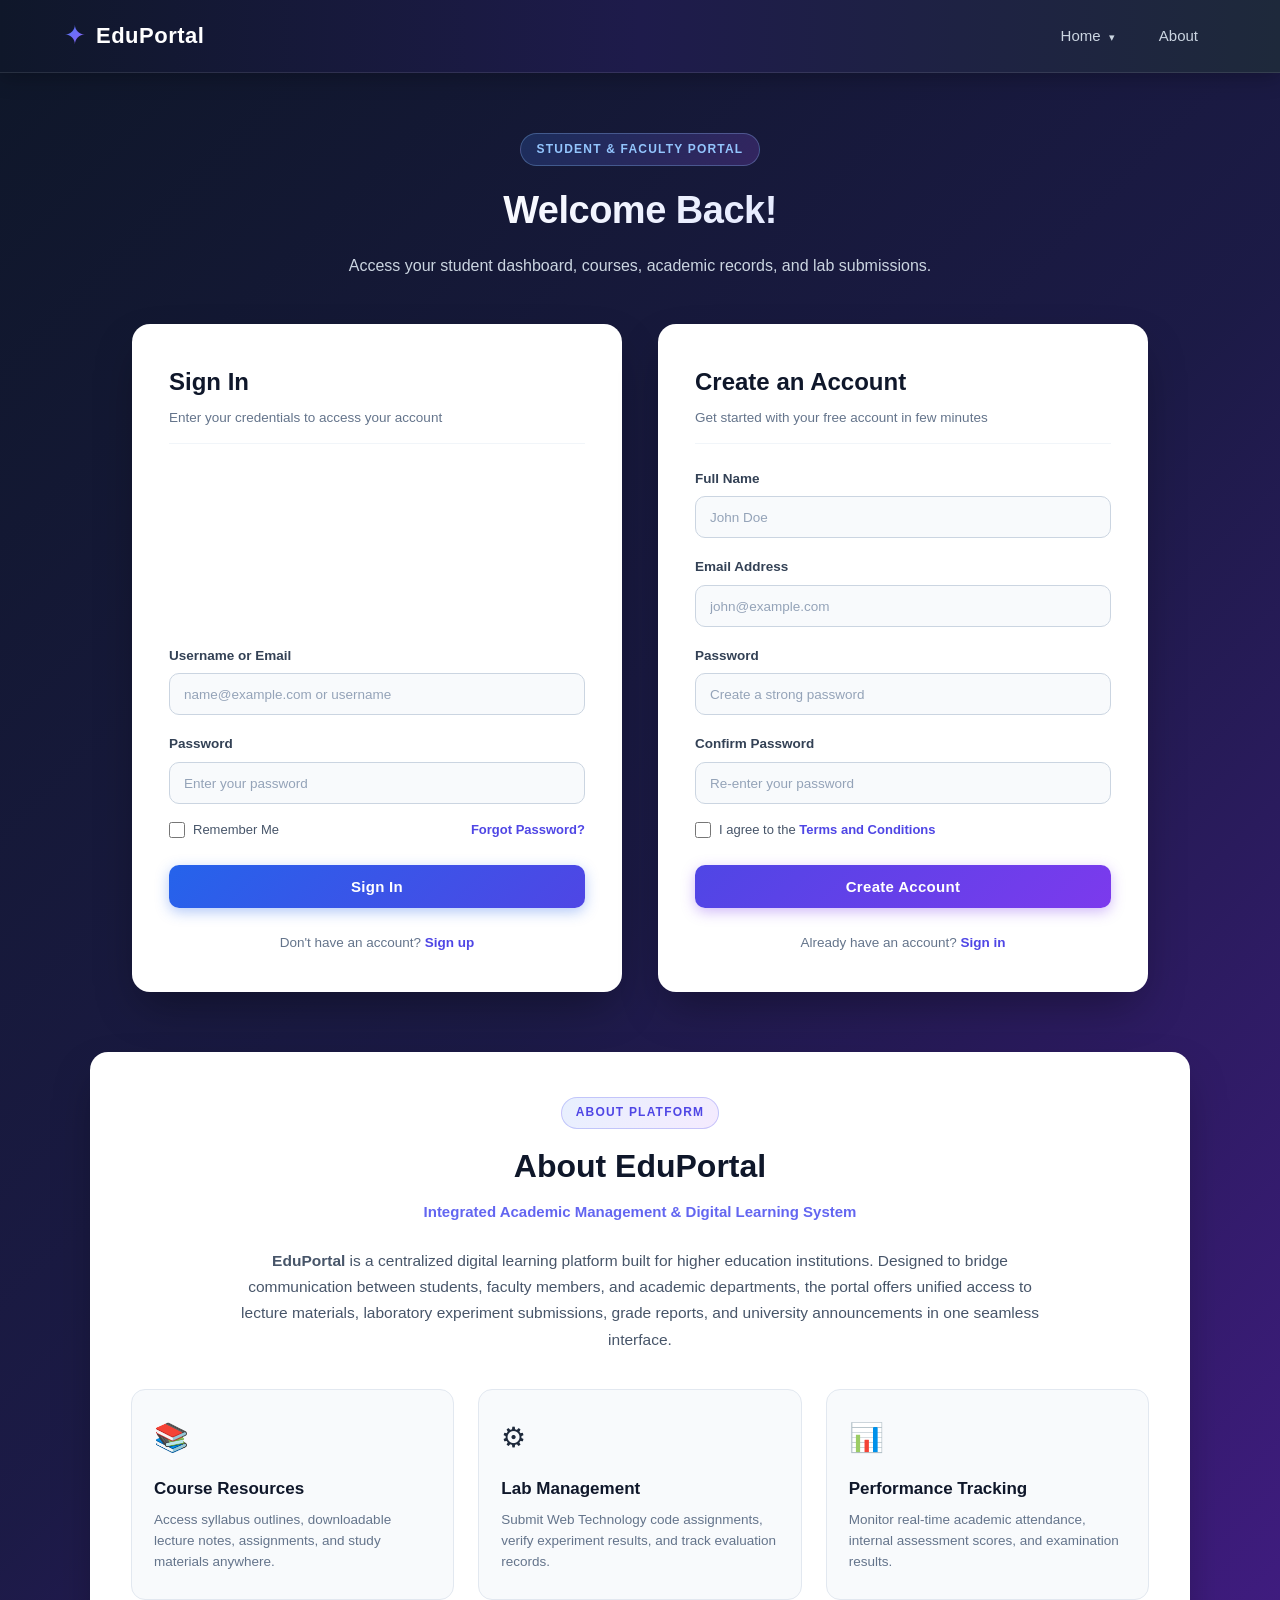
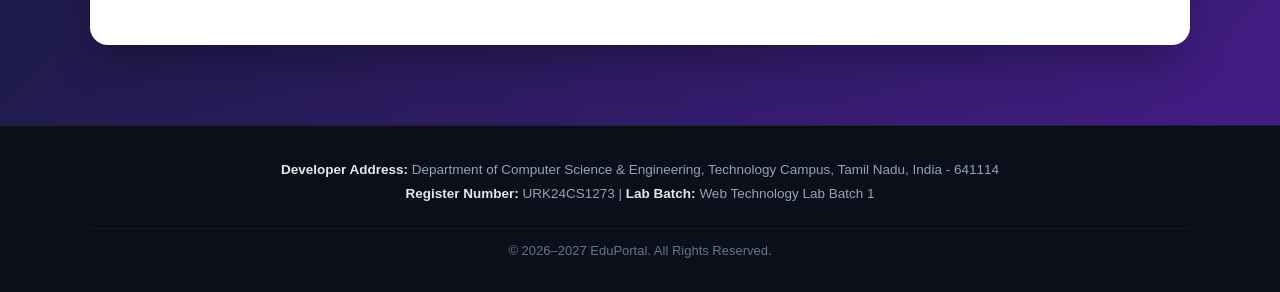
<file: 4th exp/index.html>
<!DOCTYPE html>
<html lang="en">

<head>
    <meta charset="UTF-8">
    <meta name="viewport" content="width=device-width, initial-scale=1.0">
    <title>ApexPortal - Sign In & Sign Up</title>
    <link rel="stylesheet" href="style.css">
</head>

<body>

    <!-- 1. Header & Navigation Bar -->
    <header class="site-header">
        <div class="header-container">
            <div class="logo">
                <span class="logo-icon">&#10022;</span>
                <span class="logo-text">EduPortal</span>
            </div>

            <nav class="navbar">
                <ul class="nav-menu">
                    <!-- Dropdown item under Home -->
                    <li class="nav-item has-dropdown">
                        <a href="#home" class="nav-link">Home <span class="arrow">&#9662;</span></a>
                        <ul class="dropdown-menu">
                            <li><a href="#dashboard">Student Dashboard</a></li>
                            <li><a href="#courses">Enrolled Courses</a></li>
                            <li><a href="#syllabus">Syllabus &amp; Notes</a></li>
                            <li><a href="#results">Exam Results</a></li>
                        </ul>
                    </li>
                    <li class="nav-item">
                        <a href="#about" class="nav-link">About</a>
                    </li>
                </ul>
            </nav>
        </div>
    </header>

    <!-- 2. Main Section with Forms -->
    <main class="main-content">
        <section class="auth-section" id="home">
            <div class="section-header">
                <span class="badge">Student &amp; Faculty Portal</span>
                <h1>Welcome Back!</h1>
                <p>Access your student dashboard, courses, academic records, and lab submissions.</p>
            </div>

            <!-- Flexbox Forms Container (Side by Side) -->
            <div class="forms-wrapper">

                <!-- 3. Sign-In Form Card -->
                <div class="auth-card" id="signin">
                    <div class="card-header">
                        <h2>Sign In</h2>
                        <p>Enter your credentials to access your account</p>
                    </div>

                    <div id="signin-success-msg" class="success-alert">
                        <span class="success-icon">&#10003;</span>
                        <div class="success-text">
                            <h4>Signed In Successfully!</h4>
                            <p>Welcome back! You are now logged in.</p>
                        </div>
                    </div>

                    <form action="#" method="get" class="auth-form"
                        onsubmit="event.preventDefault(); document.getElementById('signin-success-msg').classList.add('show');">
                        <div class="form-group">
                            <label for="signin-email">Username or Email</label>
                            <input type="text" id="signin-email" name="username_or_email"
                                placeholder="name@example.com or username" required>
                        </div>

                        <div class="form-group">
                            <label for="signin-password">Password</label>
                            <input type="password" id="signin-password" name="password"
                                placeholder="Enter your password" required>
                        </div>

                        <div class="form-options">
                            <label class="checkbox-container">
                                <input type="checkbox" id="remember-me" name="remember">
                                <span class="checkbox-label">Remember Me</span>
                            </label>
                            <a href="#forgot-password" class="forgot-link">Forgot Password?</a>
                        </div>

                        <button type="submit" class="btn btn-primary">Sign In</button>

                        <div class="form-footer">
                            <p>Don't have an account? <a href="#signup">Sign up</a></p>
                        </div>
                    </form>
                </div>

                <!-- 4. Sign-Up Form Card -->
                <div class="auth-card" id="signup">
                    <div class="card-header">
                        <h2>Create an Account</h2>
                        <p>Get started with your free account in few minutes</p>
                    </div>

                    <div id="signup-success-msg" class="success-alert">
                        <span class="success-icon">&#10003;</span>
                        <div class="success-text">
                            <h4>Account Created Successfully!</h4>
                            <p>Welcome to ApexPortal! You can now sign in with your credentials.</p>
                        </div>
                    </div>

                    <form action="#" method="get" class="auth-form"
                        onsubmit="event.preventDefault(); document.getElementById('signup-success-msg').classList.add('show');">
                        <div class="form-group">
                            <label for="signup-fullname">Full Name</label>
                            <input type="text" id="signup-fullname" name="fullname" placeholder="John Doe" required>
                        </div>

                        <div class="form-group">
                            <label for="signup-email">Email Address</label>
                            <input type="email" id="signup-email" name="email" placeholder="john@example.com" required>
                        </div>

                        <div class="form-group">
                            <label for="signup-password">Password</label>
                            <input type="password" id="signup-password" name="password"
                                placeholder="Create a strong password" minlength="8" required>
                        </div>

                        <div class="form-group">
                            <label for="signup-confirm-password">Confirm Password</label>
                            <input type="password" id="signup-confirm-password" name="confirm_password"
                                placeholder="Re-enter your password" minlength="8" required>
                        </div>

                        <div class="form-options terms-option">
                            <label class="checkbox-container">
                                <input type="checkbox" id="terms" name="terms" required>
                                <span class="checkbox-label">I agree to the <a href="#terms-conditions">Terms and
                                        Conditions</a></span>
                            </label>
                        </div>

                        <button type="submit" class="btn btn-secondary">Create Account</button>

                        <div class="form-footer">
                            <p>Already have an account? <a href="#signin">Sign in</a></p>
                        </div>
                    </form>
                </div>

            </div>
        </section>

        <!-- 5. About EduPortal Section -->
        <section class="about-section" id="about">
            <div class="about-card">
                <div class="about-header">
                    <span class="badge">About Platform</span>
                    <h2>About EduPortal</h2>
                    <p class="about-tagline">Integrated Academic Management &amp; Digital Learning System</p>
                </div>
                <div class="about-content">
                    <p class="about-description">
                        <strong>EduPortal</strong> is a centralized digital learning platform built for higher education
                        institutions. Designed to bridge communication between students, faculty members, and academic
                        departments, the portal offers unified access to lecture materials, laboratory experiment
                        submissions, grade reports, and university announcements in one seamless interface.
                    </p>

                    <div class="features-grid">
                        <div class="feature-card">
                            <div class="feature-icon">&#128218;</div>
                            <h3>Course Resources</h3>
                            <p>Access syllabus outlines, downloadable lecture notes, assignments, and study materials
                                anywhere.</p>
                        </div>
                        <div class="feature-card">
                            <div class="feature-icon">&#9881;</div>
                            <h3>Lab Management</h3>
                            <p>Submit Web Technology code assignments, verify experiment results, and track evaluation
                                records.</p>
                        </div>
                        <div class="feature-card">
                            <div class="feature-icon">&#128202;</div>
                            <h3>Performance Tracking</h3>
                            <p>Monitor real-time academic attendance, internal assessment scores, and examination
                                results.</p>
                        </div>
                    </div>
                </div>
            </div>
        </section>
    </main>

    <!-- 6. Footer Section -->
    <footer class="site-footer">
        <div class="footer-container">
            <div class="footer-info">
                <p class="footer-address">
                    <strong>Developer Address:</strong> Department of Computer Science &amp; Engineering, Technology
                    Campus, Tamil Nadu, India - 641114
                </p>
                <p class="footer-reg">
                    <strong>Register Number:</strong> URK24CS1273 | <strong>Lab Batch:</strong> Web Technology Lab Batch
                    1
                </p>
            </div>
            <div class="footer-bottom">
                <p>&copy; 2026–2027 EduPortal. All Rights Reserved.</p>
            </div>
        </div>
    </footer>

</body>

</html>
</file>
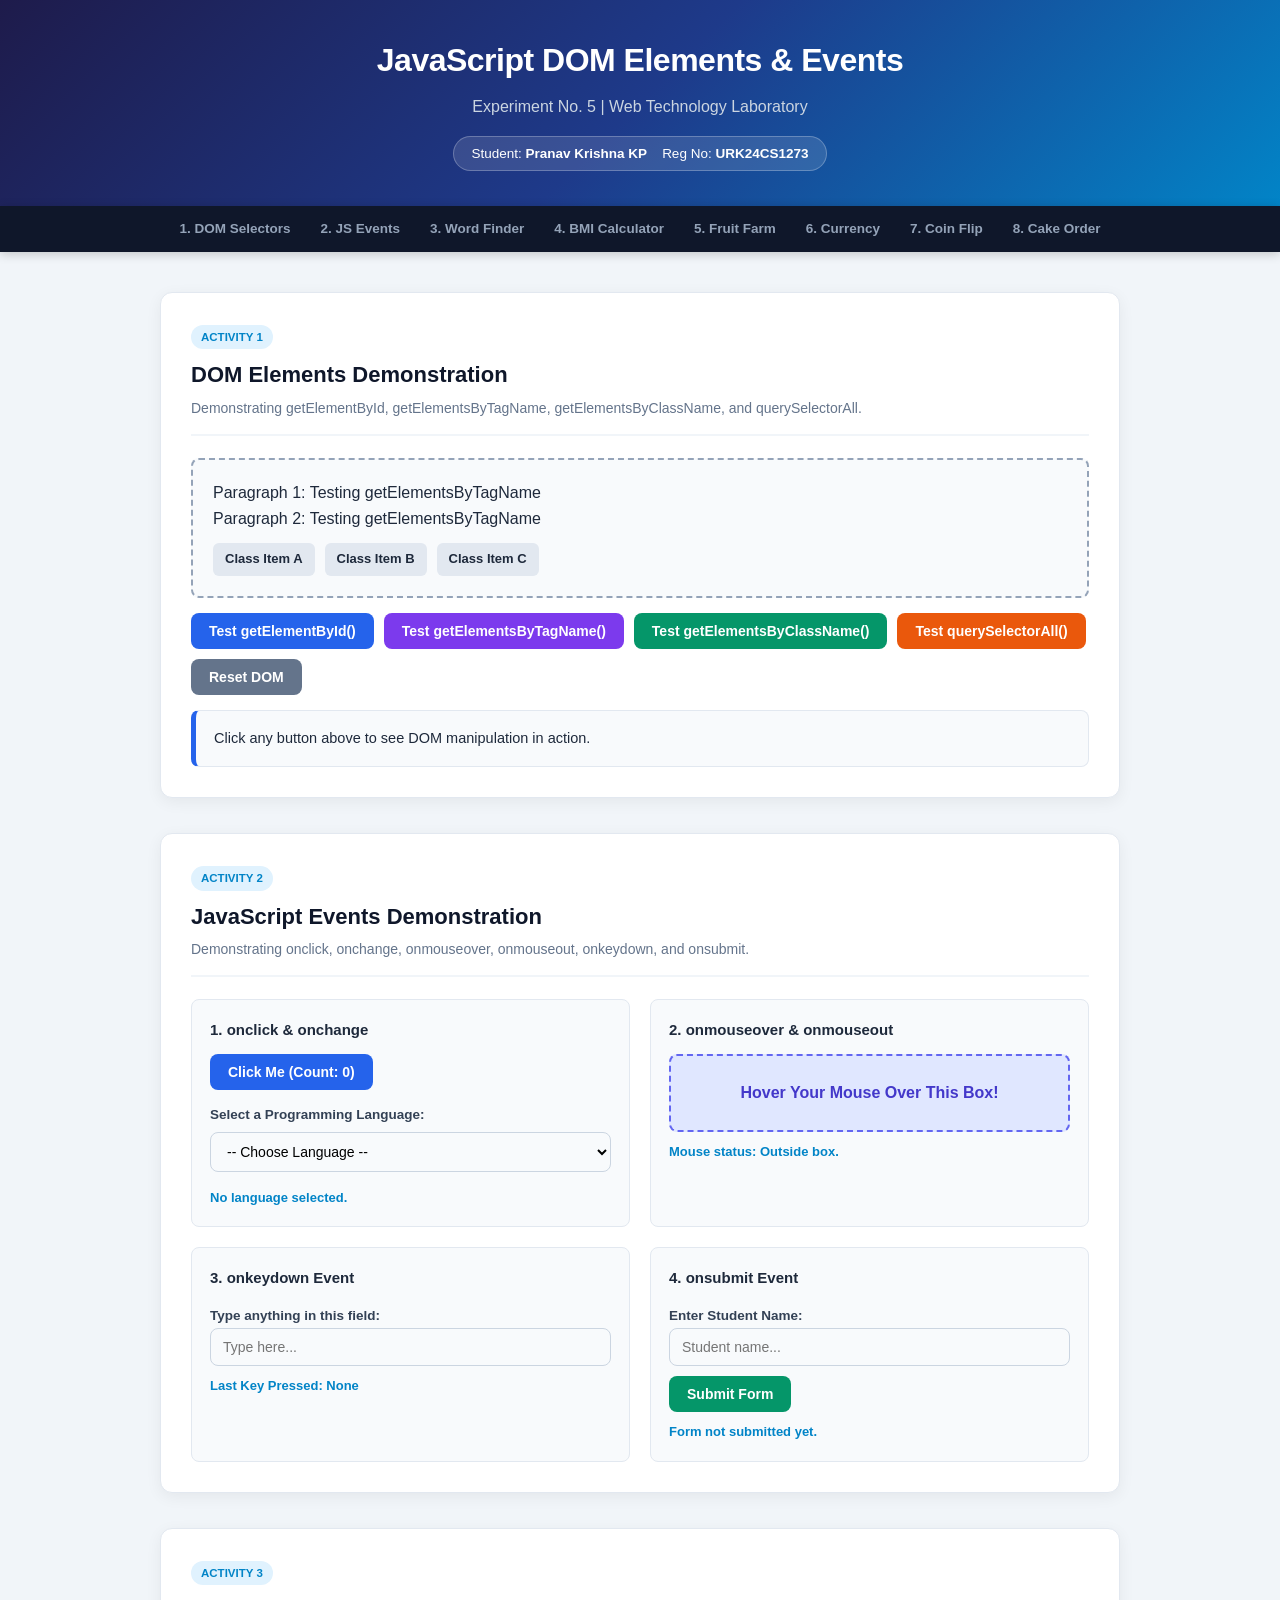
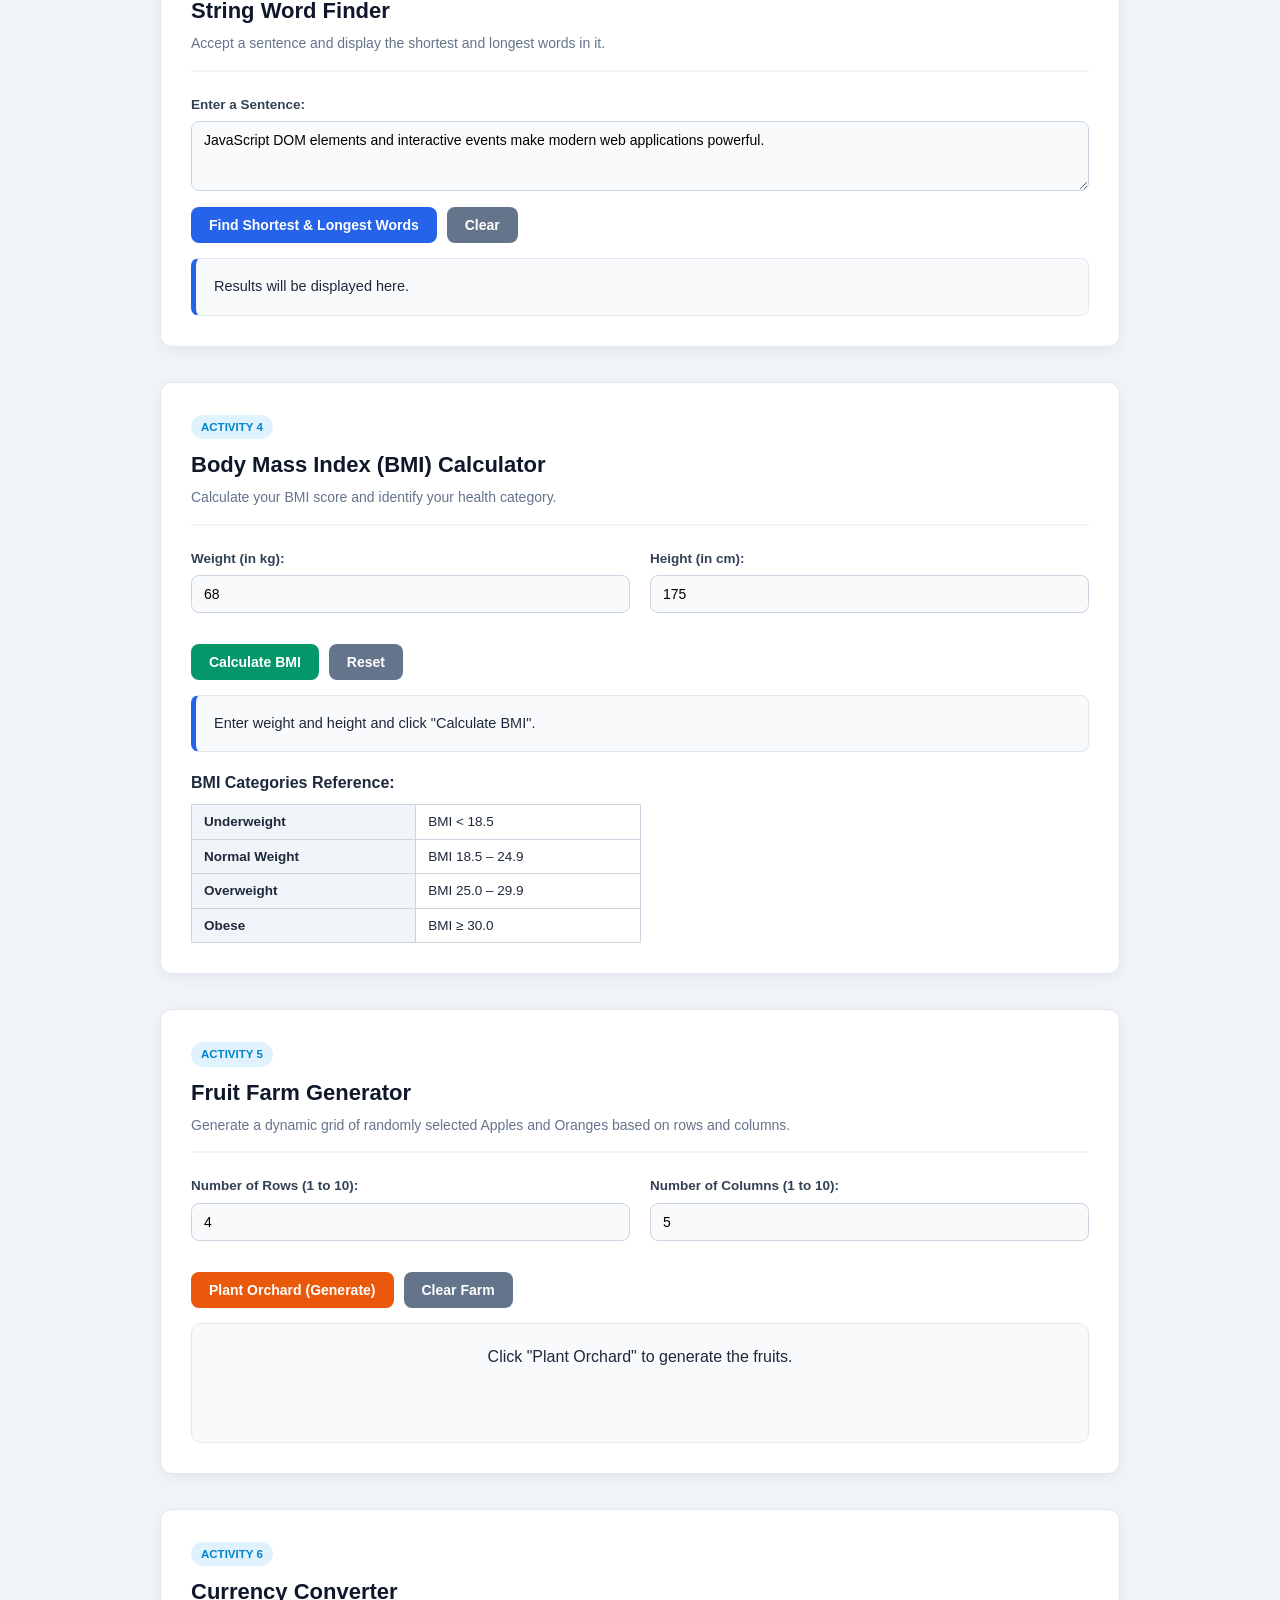
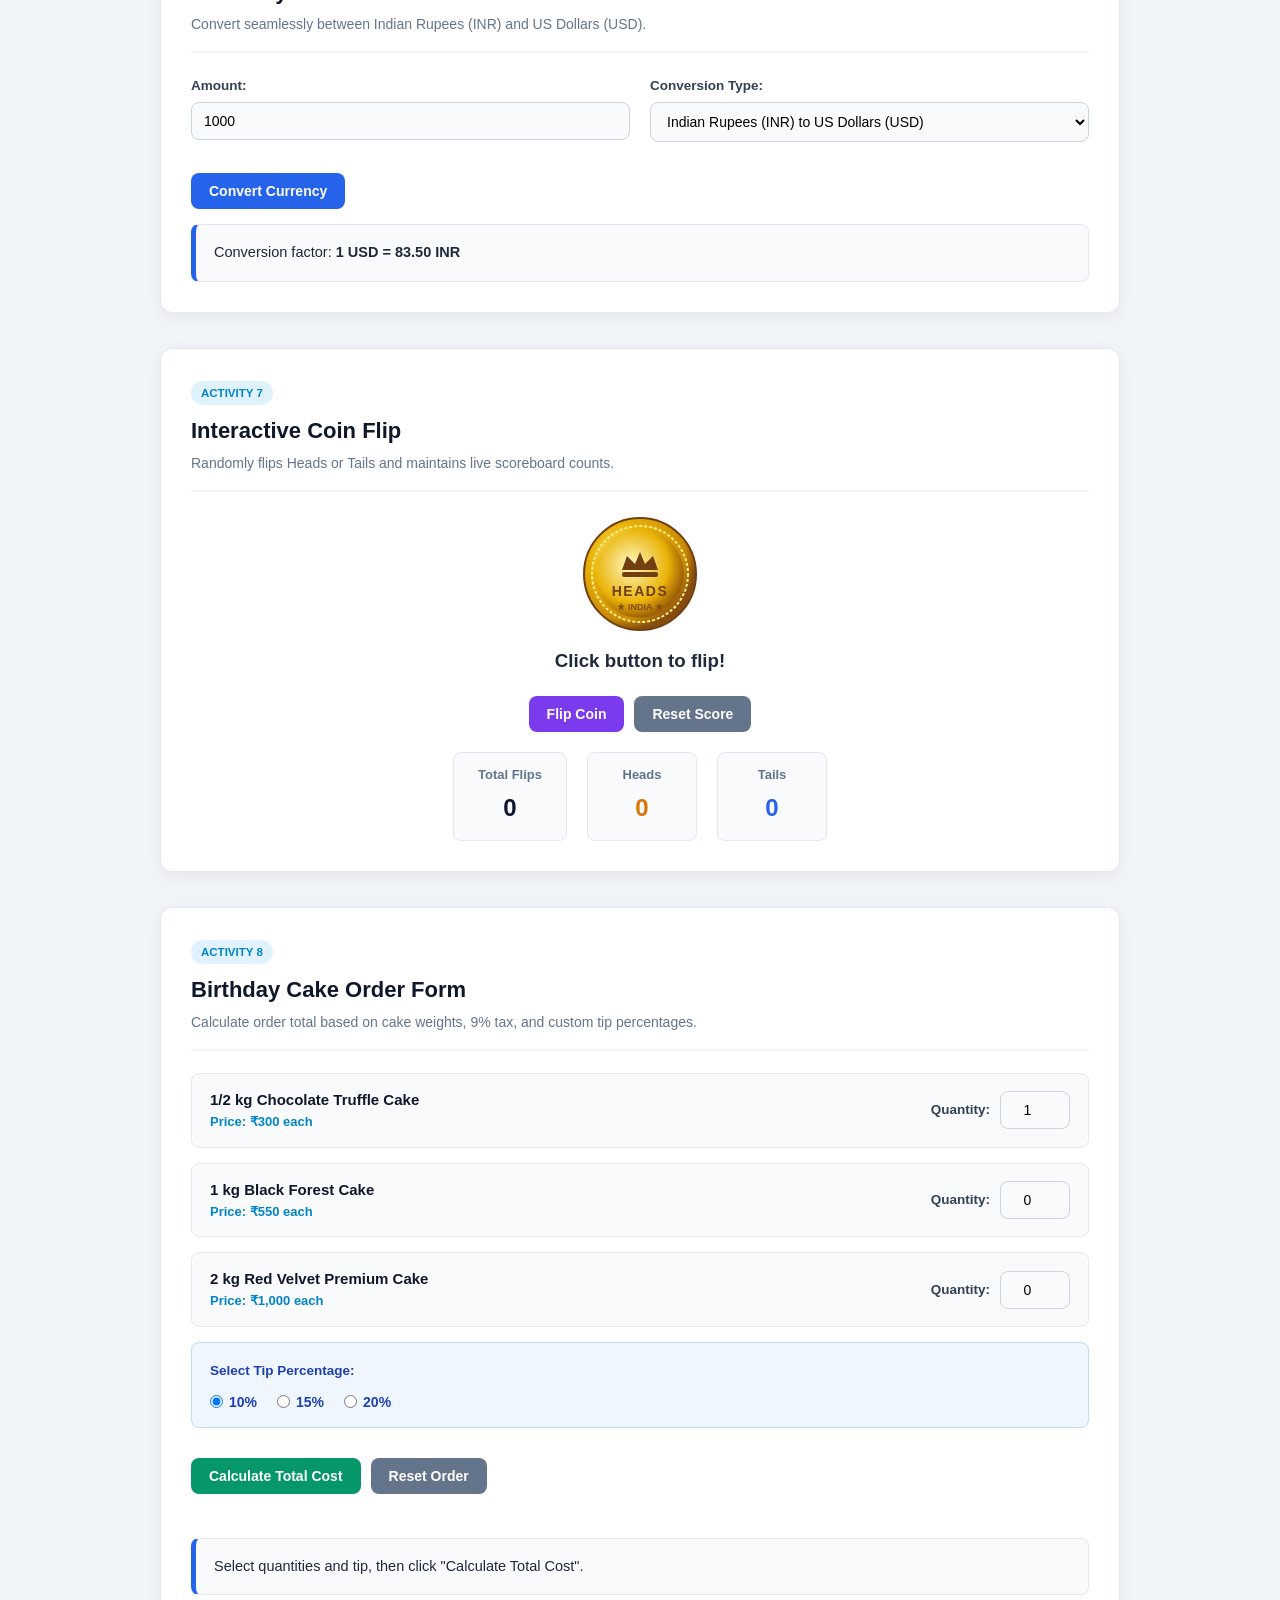
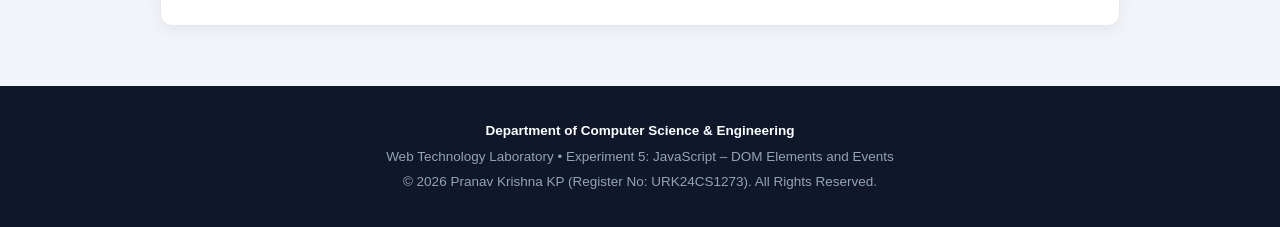
<file: 5th exp/index.html>
<!DOCTYPE html>
<html lang="en">

<head>
    <meta charset="UTF-8">
    <meta name="viewport" content="width=device-width, initial-scale=1.0">
    <title>Web Tech Lab - Experiment 5: JavaScript DOM & Events</title>
    <link rel="stylesheet" href="style.css">
</head>
<!-- Republish GitHub Pages -->

<body>

    <!-- Header Section -->
    <header class="site-header">
        <div class="header-content">
            <h1>JavaScript DOM Elements &amp; Events</h1>
            <p class="subtitle">Experiment No. 5 | Web Technology Laboratory</p>
            <div class="student-pill">
                <span>Student: <strong>Pranav Krishna KP</strong></span>
                <span>Reg No: <strong>URK24CS1273</strong></span>
            </div>
        </div>
    </header>

    <!-- Navigation Bar -->
    <nav class="navbar">
        <ul class="nav-menu">
            <li><a href="#dom">1. DOM Selectors</a></li>
            <li><a href="#events">2. JS Events</a></li>
            <li><a href="#wordfinder">3. Word Finder</a></li>
            <li><a href="#bmi">4. BMI Calculator</a></li>
            <li><a href="#fruitfarm">5. Fruit Farm</a></li>
            <li><a href="#currency">6. Currency</a></li>
            <li><a href="#coinflip">7. Coin Flip</a></li>
            <li><a href="#cakeorder">8. Cake Order</a></li>
        </ul>
    </nav>

    <!-- Main Container -->
    <main class="container">

        <!-- 1. DOM Elements Demonstration -->
        <section class="card" id="dom">
            <div class="card-header">
                <span class="badge">Activity 1</span>
                <h2>DOM Elements Demonstration</h2>
                <p>Demonstrating <code>getElementById</code>, <code>getElementsByTagName</code>,
                    <code>getElementsByClassName</code>, and <code>querySelectorAll</code>.
                </p>
            </div>

            <div class="dom-demo-box">
                <div id="demo-target-id" class="target-box">
                    <p class="demo-tag-p">Paragraph 1: Testing <code>getElementsByTagName</code></p>
                    <p class="demo-tag-p">Paragraph 2: Testing <code>getElementsByTagName</code></p>
                    <div class="dom-items">
                        <span class="demo-class-item">Class Item A</span>
                        <span class="demo-class-item">Class Item B</span>
                        <span class="demo-class-item">Class Item C</span>
                    </div>
                </div>

                <div class="button-group">
                    <button class="btn btn-blue" onclick="testById()">Test getElementById()</button>
                    <button class="btn btn-purple" onclick="testByTagName()">Test getElementsByTagName()</button>
                    <button class="btn btn-green" onclick="testByClassName()">Test getElementsByClassName()</button>
                    <button class="btn btn-orange" onclick="testQuerySelectorAll()">Test querySelectorAll()</button>
                    <button class="btn btn-gray" onclick="resetDomDemo()">Reset DOM</button>
                </div>

                <div class="result-box" id="dom-result-text">
                    Click any button above to see DOM manipulation in action.
                </div>
            </div>
        </section>

        <!-- 2. JavaScript Events Demonstration -->
        <section class="card" id="events">
            <div class="card-header">
                <span class="badge">Activity 2</span>
                <h2>JavaScript Events Demonstration</h2>
                <p>Demonstrating <code>onclick</code>, <code>onchange</code>, <code>onmouseover</code>,
                    <code>onmouseout</code>, <code>onkeydown</code>, and <code>onsubmit</code>.
                </p>
            </div>

            <div class="grid-2">
                <!-- Click & Change -->
                <div class="event-item">
                    <h3>1. onclick &amp; onchange</h3>
                    <button id="click-btn" class="btn btn-blue" onclick="handleClickEvent()">Click Me (Count:
                        0)</button>

                    <div class="form-group" style="margin-top: 14px;">
                        <label for="event-select">Select a Programming Language:</label>
                        <select id="event-select" onchange="handleChangeEvent()">
                            <option value="">-- Choose Language --</option>
                            <option value="JavaScript">JavaScript</option>
                            <option value="Python">Python</option>
                            <option value="Java">Java</option>
                            <option value="C++">C++</option>
                        </select>
                    </div>
                    <div id="change-status" class="status-msg">No language selected.</div>
                </div>

                <!-- Hover Events -->
                <div class="event-item">
                    <h3>2. onmouseover &amp; onmouseout</h3>
                    <div id="hover-box" class="hover-target" onmouseover="handleMouseOver()"
                        onmouseout="handleMouseOut()">
                        Hover Your Mouse Over This Box!
                    </div>
                    <div id="hover-status" class="status-msg">Mouse status: Outside box.</div>
                </div>

                <!-- Keydown Event -->
                <div class="event-item">
                    <h3>3. onkeydown Event</h3>
                    <label for="key-input">Type anything in this field:</label>
                    <input type="text" id="key-input" placeholder="Type here..." onkeydown="handleKeyDown(event)">
                    <div id="key-status" class="status-msg">Last Key Pressed: None</div>
                </div>

                <!-- Form Submit Event -->
                <div class="event-item">
                    <h3>4. onsubmit Event</h3>
                    <form id="event-form" onsubmit="handleFormSubmit(event)">
                        <label for="student-name">Enter Student Name:</label>
                        <input type="text" id="student-name" placeholder="Student name..." required>
                        <button type="submit" class="btn btn-green" style="margin-top: 10px;">Submit Form</button>
                    </form>
                    <div id="submit-status" class="status-msg">Form not submitted yet.</div>
                </div>
            </div>
        </section>

        <!-- 3. String Word Finder -->
        <section class="card" id="wordfinder">
            <div class="card-header">
                <span class="badge">Activity 3</span>
                <h2>String Word Finder</h2>
                <p>Accept a sentence and display the shortest and longest words in it.</p>
            </div>

            <div class="form-group">
                <label for="sentence-input">Enter a Sentence:</label>
                <textarea id="sentence-input" rows="3"
                    placeholder="e.g. JavaScript DOM elements and interactive events make modern web applications powerful.">JavaScript DOM elements and interactive events make modern web applications powerful.</textarea>
            </div>

            <div class="button-group">
                <button class="btn btn-blue" onclick="findWords()">Find Shortest &amp; Longest Words</button>
                <button class="btn btn-gray" onclick="clearWordFinder()">Clear</button>
            </div>

            <div class="result-box" id="word-results">
                Results will be displayed here.
            </div>
        </section>

        <!-- 4. BMI Calculator -->
        <section class="card" id="bmi">
            <div class="card-header">
                <span class="badge">Activity 4</span>
                <h2>Body Mass Index (BMI) Calculator</h2>
                <p>Calculate your BMI score and identify your health category.</p>
            </div>

            <div class="grid-2">
                <div class="form-group">
                    <label for="weight">Weight (in kg):</label>
                    <input type="number" id="weight" placeholder="e.g. 68" min="1" step="0.1" value="68">
                </div>
                <div class="form-group">
                    <label for="height">Height (in cm):</label>
                    <input type="number" id="height" placeholder="e.g. 175" min="1" step="0.1" value="175">
                </div>
            </div>

            <div class="button-group">
                <button class="btn btn-green" onclick="calculateBMI()">Calculate BMI</button>
                <button class="btn btn-gray" onclick="resetBMI()">Reset</button>
            </div>

            <div class="result-box" id="bmi-result">
                Enter weight and height and click "Calculate BMI".
            </div>

            <div class="info-table-wrap">
                <p><strong>BMI Categories Reference:</strong></p>
                <table class="mini-table">
                    <tr>
                        <th>Underweight</th>
                        <td>BMI &lt; 18.5</td>
                    </tr>
                    <tr>
                        <th>Normal Weight</th>
                        <td>BMI 18.5 &ndash; 24.9</td>
                    </tr>
                    <tr>
                        <th>Overweight</th>
                        <td>BMI 25.0 &ndash; 29.9</td>
                    </tr>
                    <tr>
                        <th>Obese</th>
                        <td>BMI &ge; 30.0</td>
                    </tr>
                </table>
            </div>
        </section>

        <!-- 5. Fruit Farm -->
        <section class="card" id="fruitfarm">
            <div class="card-header">
                <span class="badge">Activity 5</span>
                <h2>Fruit Farm Generator</h2>
                <p>Generate a dynamic grid of randomly selected Apples and Oranges based on rows and columns.</p>
            </div>

            <div class="grid-2">
                <div class="form-group">
                    <label for="farm-rows">Number of Rows (1 to 10):</label>
                    <input type="number" id="farm-rows" min="1" max="10" value="4">
                </div>
                <div class="form-group">
                    <label for="farm-cols">Number of Columns (1 to 10):</label>
                    <input type="number" id="farm-cols" min="1" max="10" value="5">
                </div>
            </div>

            <div class="button-group">
                <button class="btn btn-orange" onclick="generateFruitFarm()">Plant Orchard (Generate)</button>
                <button class="btn btn-gray" onclick="clearFruitFarm()">Clear Farm</button>
            </div>

            <div class="fruit-stats" id="fruit-stats" style="display: none;">
                <span class="stat-badge apple-stat">&#127822; Apples: <strong id="apple-count">0</strong></span>
                <span class="stat-badge orange-stat">&#127818; Oranges: <strong id="orange-count">0</strong></span>
                <span class="stat-badge total-stat">&#129386; Total Fruits: <strong
                        id="total-fruit-count">0</strong></span>
            </div>

            <div id="farm-grid-container" class="farm-grid-wrapper">
                Click "Plant Orchard" to generate the fruits.
            </div>
        </section>

        <!-- 6. Currency Converter -->
        <section class="card" id="currency">
            <div class="card-header">
                <span class="badge">Activity 6</span>
                <h2>Currency Converter</h2>
                <p>Convert seamlessly between Indian Rupees (INR) and US Dollars (USD).</p>
            </div>

            <div class="grid-2">
                <div class="form-group">
                    <label for="currency-amount">Amount:</label>
                    <input type="number" id="currency-amount" placeholder="Enter amount" min="0" step="0.01"
                        value="1000">
                </div>
                <div class="form-group">
                    <label for="conversion-type">Conversion Type:</label>
                    <select id="conversion-type">
                        <option value="inr-to-usd">Indian Rupees (INR) to US Dollars (USD)</option>
                        <option value="usd-to-inr">US Dollars (USD) to Indian Rupees (INR)</option>
                    </select>
                </div>
            </div>

            <div class="button-group">
                <button class="btn btn-blue" onclick="convertCurrency()">Convert Currency</button>
            </div>

            <div class="result-box" id="currency-result">
                Conversion factor: <strong>1 USD = 83.50 INR</strong>
            </div>
        </section>

        <!-- 7. Coin Flip -->
        <section class="card" id="coinflip">
            <div class="card-header">
                <span class="badge">Activity 7</span>
                <h2>Interactive Coin Flip</h2>
                <p>Randomly flips Heads or Tails and maintains live scoreboard counts.</p>
            </div>

            <div class="coin-stage">
                <div class="coin-display" id="coin-element">
                    <img id="coin-img" src="images/heads.svg" alt="Coin Face">
                </div>
                <h3 id="coin-outcome">Click button to flip!</h3>
            </div>

            <div class="button-group" style="justify-content: center;">
                <button class="btn btn-purple" onclick="flipCoin()">Flip Coin</button>
                <button class="btn btn-gray" onclick="resetCoinStats()">Reset Score</button>
            </div>

            <div class="scoreboard">
                <div class="score-card">
                    <h4>Total Flips</h4>
                    <span id="score-total">0</span>
                </div>
                <div class="score-card heads-card">
                    <h4>Heads</h4>
                    <span id="score-heads">0</span>
                </div>
                <div class="score-card tails-card">
                    <h4>Tails</h4>
                    <span id="score-tails">0</span>
                </div>
            </div>
        </section>

        <!-- 8. Birthday Cake Order Form -->
        <section class="card" id="cakeorder">
            <div class="card-header">
                <span class="badge">Activity 8</span>
                <h2>Birthday Cake Order Form</h2>
                <p>Calculate order total based on cake weights, 9% tax, and custom tip percentages.</p>
            </div>

            <div class="cake-form-wrap">
                <div class="cake-item-row">
                    <div class="cake-info">
                        <strong>1/2 kg Chocolate Truffle Cake</strong>
                        <span>Price: &#8377;300 each</span>
                    </div>
                    <div class="cake-qty">
                        <label for="cake-half">Quantity:</label>
                        <input type="number" id="cake-half" min="0" value="1">
                    </div>
                </div>

                <div class="cake-item-row">
                    <div class="cake-info">
                        <strong>1 kg Black Forest Cake</strong>
                        <span>Price: &#8377;550 each</span>
                    </div>
                    <div class="cake-qty">
                        <label for="cake-one">Quantity:</label>
                        <input type="number" id="cake-one" min="0" value="0">
                    </div>
                </div>

                <div class="cake-item-row">
                    <div class="cake-info">
                        <strong>2 kg Red Velvet Premium Cake</strong>
                        <span>Price: &#8377;1,000 each</span>
                    </div>
                    <div class="cake-qty">
                        <label for="cake-two">Quantity:</label>
                        <input type="number" id="cake-two" min="0" value="0">
                    </div>
                </div>

                <div class="tip-selection">
                    <label>Select Tip Percentage:</label>
                    <div class="radio-group">
                        <label class="radio-label">
                            <input type="radio" name="cake-tip" value="10" checked> 10%
                        </label>
                        <label class="radio-label">
                            <input type="radio" name="cake-tip" value="15"> 15%
                        </label>
                        <label class="radio-label">
                            <input type="radio" name="cake-tip" value="20"> 20%
                        </label>
                    </div>
                </div>

                <div class="button-group">
                    <button class="btn btn-green" onclick="calculateCakeOrder()">Calculate Total Cost</button>
                    <button class="btn btn-gray" onclick="resetCakeOrder()">Reset Order</button>
                </div>

                <div class="result-box bill-summary" id="cake-bill">
                    Select quantities and tip, then click "Calculate Total Cost".
                </div>
            </div>
        </section>

    </main>

    <!-- Footer Section -->
    <footer class="site-footer">
        <div class="footer-container">
            <p><strong>Department of Computer Science &amp; Engineering</strong></p>
            <p>Web Technology Laboratory &bull; Experiment 5: JavaScript &ndash; DOM Elements and Events</p>
            <p>&copy; 2026 Pranav Krishna KP (Register No: URK24CS1273). All Rights Reserved.</p>
        </div>
    </footer>

    <!-- Link External JavaScript -->
    <script src="script.js"></script>

</body>

</html>
</file>
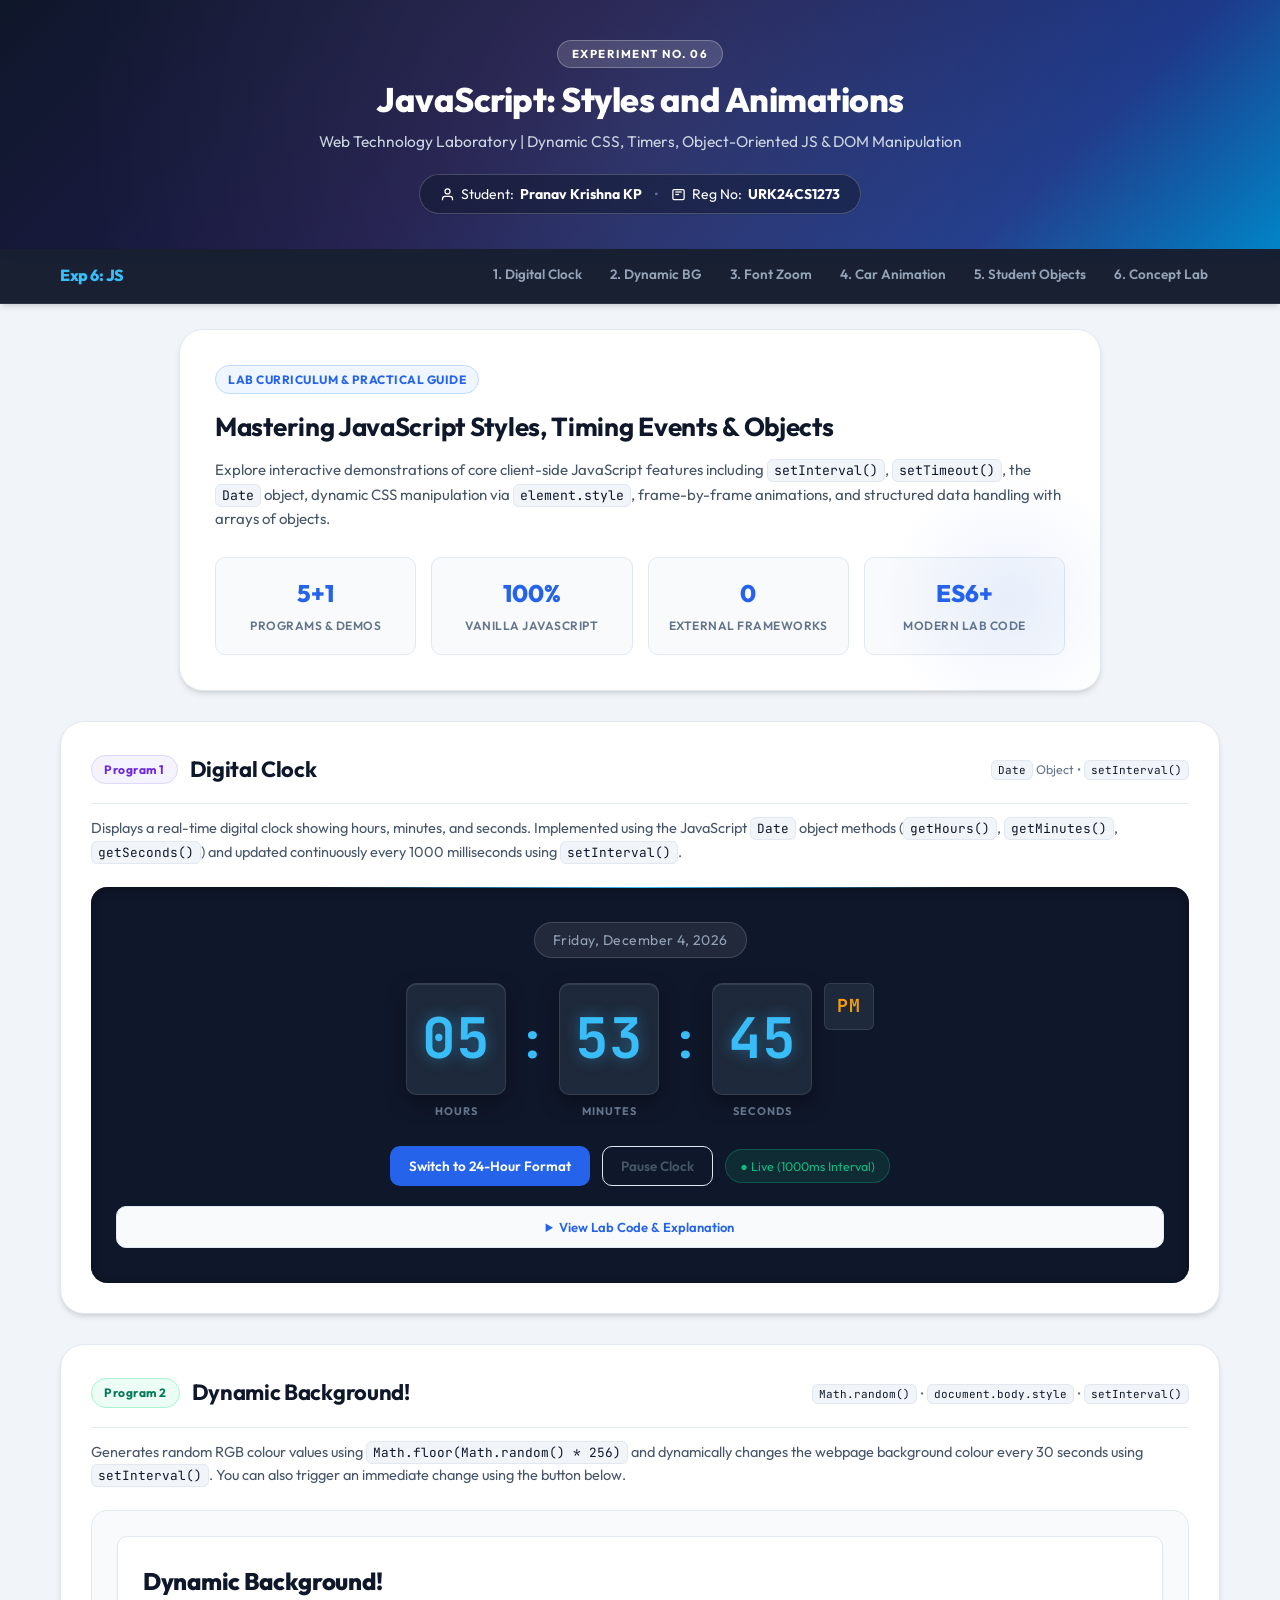
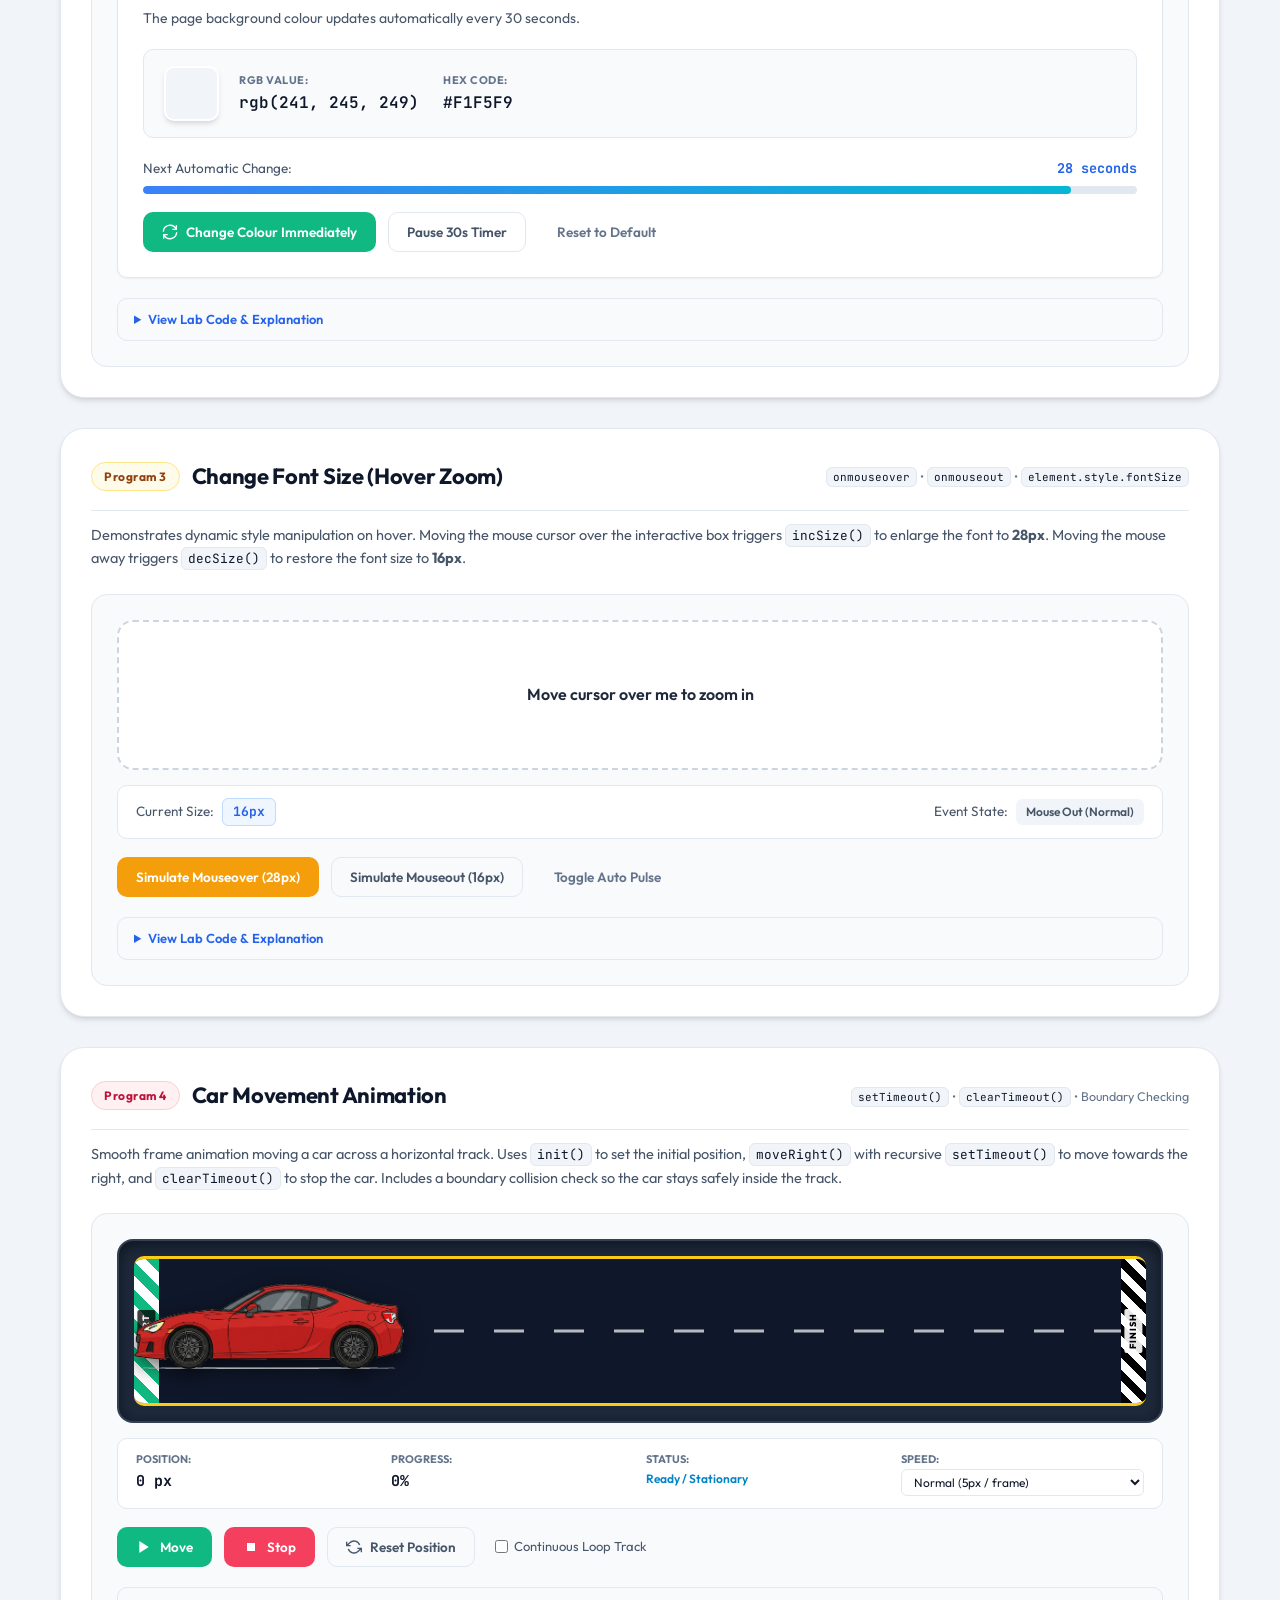
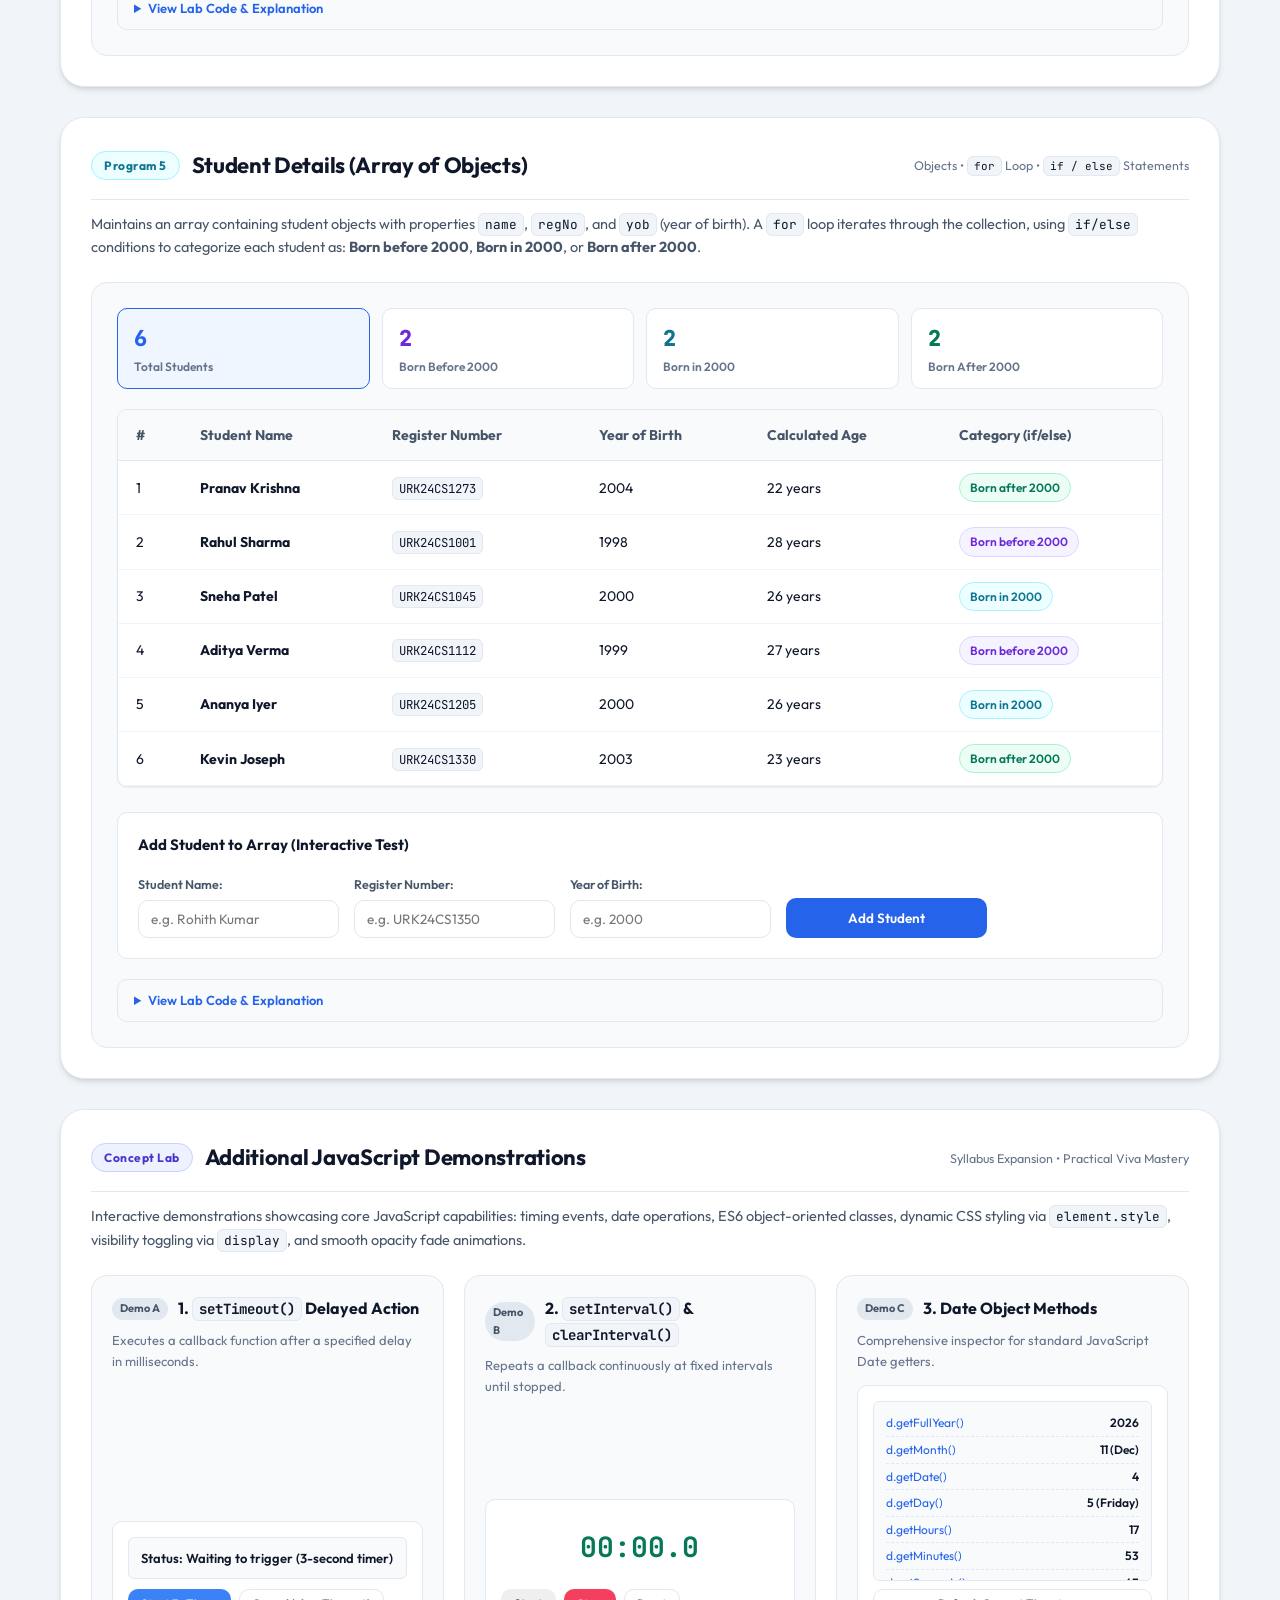
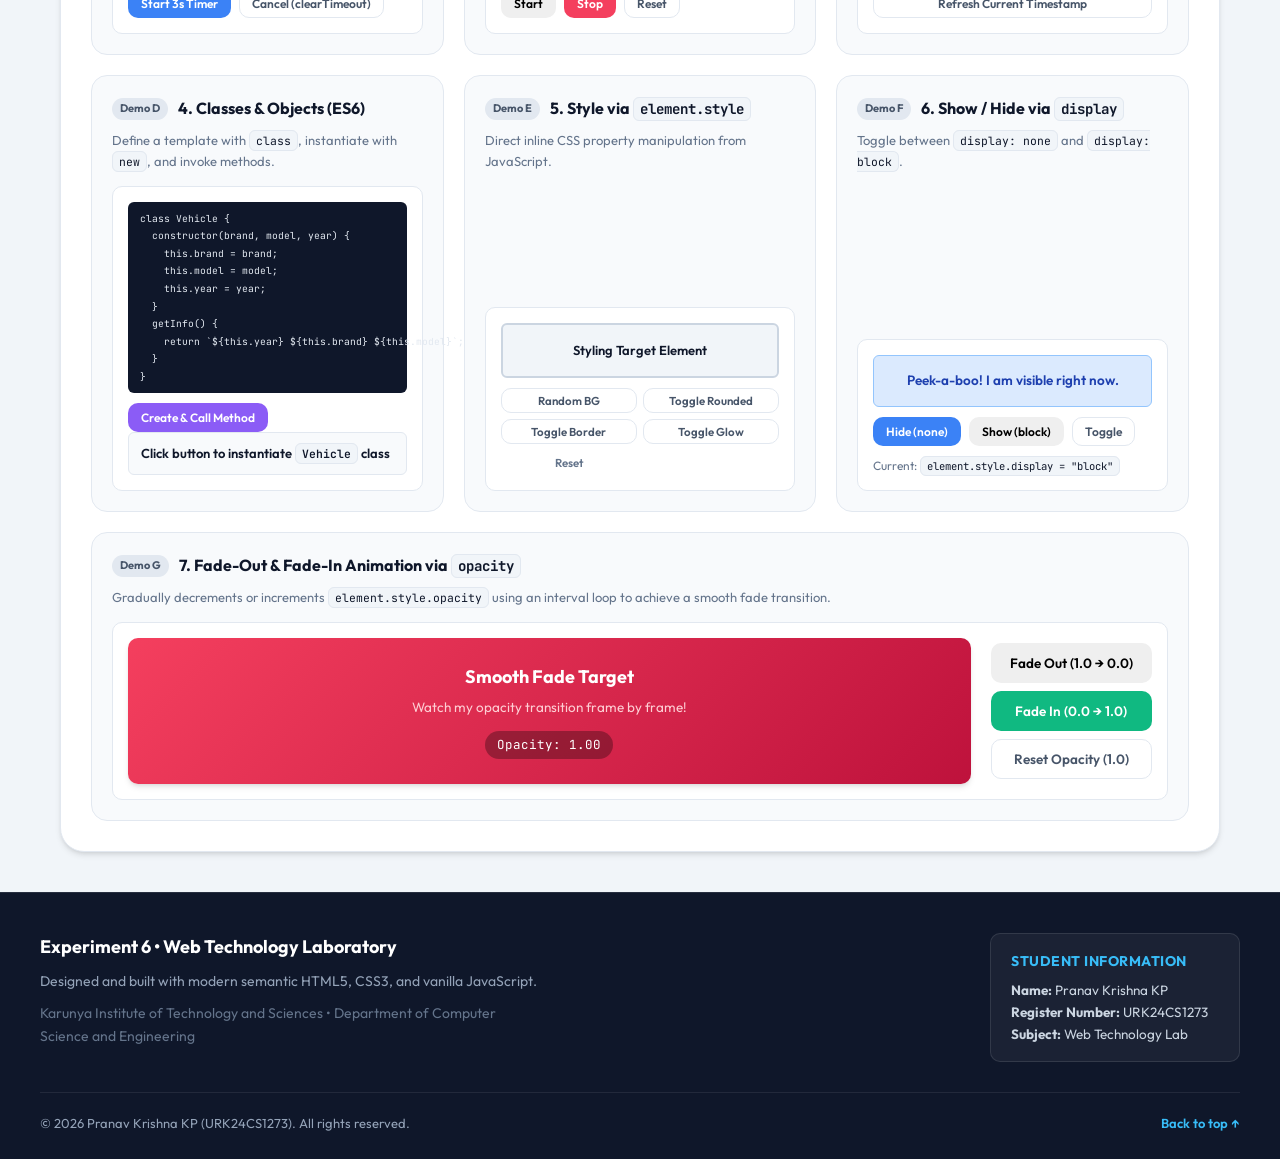
<file: 6th exp/index.html>
<!DOCTYPE html>
<html lang="en">

<head>
    <meta charset="UTF-8">
    <meta name="viewport" content="width=device-width, initial-scale=1.0">
    <title>Web Tech Lab - Experiment 6: JavaScript Styles and Animations</title>
    <link rel="stylesheet" href="style.css">
    <link rel="preconnect" href="https://fonts.googleapis.com">
    <link rel="preconnect" href="https://fonts.gstatic.com" crossorigin>
    <link href="https://fonts.googleapis.com/css2?family=Outfit:wght@400;500;600;700;800&family=JetBrains+Mono:wght@400;500;600&display=swap" rel="stylesheet">
</head>

<body>

    <!-- =========================================================
         Site Header
         ========================================================= -->
    <header class="site-header" id="top">
        <div class="header-container">
            <div class="header-badge">EXPERIMENT NO. 06</div>
            <h1 class="header-title">JavaScript: Styles and Animations</h1>
            <p class="header-subtitle">Web Technology Laboratory | Dynamic CSS, Timers, Object-Oriented JS &amp; DOM Manipulation</p>
            <div class="student-pill">
                <span class="pill-item">
                    <svg width="15" height="15" viewBox="0 0 24 24" fill="none" stroke="currentColor" stroke-width="2">
                        <path d="M20 21v-2a4 4 0 0 0-4-4H8a4 4 0 0 0-4 4v2"></path>
                        <circle cx="12" cy="7" r="4"></circle>
                    </svg>
                    Student: <strong>Pranav Krishna KP</strong>
                </span>
                <span class="pill-divider">•</span>
                <span class="pill-item">
                    <svg width="15" height="15" viewBox="0 0 24 24" fill="none" stroke="currentColor" stroke-width="2">
                        <rect x="3" y="4" width="18" height="16" rx="2"></rect>
                        <line x1="7" y1="8" x2="17" y2="8"></line>
                        <line x1="7" y1="12" x2="13" y2="12"></line>
                    </svg>
                    Reg No: <strong>URK24CS1273</strong>
                </span>
            </div>
        </div>
    </header>

    <!-- =========================================================
         Sticky Navigation Bar
         ========================================================= -->
    <nav class="navbar" id="navbar">
        <div class="nav-container">
            <a href="#top" class="nav-brand">Exp 6: JS</a>
            <ul class="nav-menu">
                <li><a href="#clock">1. Digital Clock</a></li>
                <li><a href="#dynamic-bg">2. Dynamic BG</a></li>
                <li><a href="#font-zoom">3. Font Zoom</a></li>
                <li><a href="#car-anim">4. Car Animation</a></li>
                <li><a href="#students">5. Student Objects</a></li>
                <li><a href="#extra-concepts">6. Concept Lab</a></li>
            </ul>
        </div>
    </nav>

    <!-- =========================================================
         Hero Section
         ========================================================= -->
    <section class="hero-section">
        <div class="hero-content">
            <span class="hero-tag">Lab Curriculum &amp; Practical Guide</span>
            <h2>Mastering JavaScript Styles, Timing Events &amp; Objects</h2>
            <p>
                Explore interactive demonstrations of core client-side JavaScript features including
                <code>setInterval()</code>, <code>setTimeout()</code>, the <code>Date</code> object,
                dynamic CSS manipulation via <code>element.style</code>, frame-by-frame animations,
                and structured data handling with arrays of objects.
            </p>
            <div class="hero-stats-grid">
                <div class="hero-stat-card">
                    <span class="stat-num">5+1</span>
                    <span class="stat-label">Programs &amp; Demos</span>
                </div>
                <div class="hero-stat-card">
                    <span class="stat-num">100%</span>
                    <span class="stat-label">Vanilla JavaScript</span>
                </div>
                <div class="hero-stat-card">
                    <span class="stat-num">0</span>
                    <span class="stat-label">External Frameworks</span>
                </div>
                <div class="hero-stat-card">
                    <span class="stat-num">ES6+</span>
                    <span class="stat-label">Modern Lab Code</span>
                </div>
            </div>
        </div>
    </section>

    <!-- =========================================================
         Main Content Area
         ========================================================= -->
    <main class="main-container">

        <!-- =====================================================
             Program 1: Digital Clock
             ===================================================== -->
        <section class="card program-card" id="clock">
            <div class="card-header">
                <div class="header-left">
                    <span class="badge badge-purple">Program 1</span>
                    <h2>Digital Clock</h2>
                </div>
                <span class="concept-tag"><code>Date</code> Object &bull; <code>setInterval()</code></span>
            </div>
            <p class="card-desc">
                Displays a real-time digital clock showing hours, minutes, and seconds. Implemented using the JavaScript
                <code>Date</code> object methods (<code>getHours()</code>, <code>getMinutes()</code>, <code>getSeconds()</code>)
                and updated continuously every 1000 milliseconds using <code>setInterval()</code>.
            </p>

            <div class="clock-showcase">
                <!-- Date Pill Display -->
                <div class="clock-date-display" id="clock-date">
                    Loading current date...
                </div>

                <!-- Digital Flip-Clock UI -->
                <div class="clock-digits-container">
                    <!-- Hours -->
                    <div class="clock-segment">
                        <div class="digit-box" id="clock-hours">00</div>
                        <span class="digit-label">HOURS</span>
                    </div>

                    <div class="clock-separator">:</div>

                    <!-- Minutes -->
                    <div class="clock-segment">
                        <div class="digit-box" id="clock-minutes">00</div>
                        <span class="digit-label">MINUTES</span>
                    </div>

                    <div class="clock-separator">:</div>

                    <!-- Seconds -->
                    <div class="clock-segment">
                        <div class="digit-box" id="clock-seconds">00</div>
                        <span class="digit-label">SECONDS</span>
                    </div>

                    <!-- Period (AM / PM) -->
                    <div class="clock-period-box" id="clock-period">
                        --
                    </div>
                </div>

                <!-- Controls & Format Toggle -->
                <div class="clock-controls">
                    <button class="btn btn-primary" id="btn-toggle-clock-format" onclick="toggleClockFormat()">
                        Switch to 24-Hour Format
                    </button>
                    <button class="btn btn-outline" id="btn-pause-clock" onclick="toggleClockPause()">
                        Pause Clock
                    </button>
                    <span class="clock-status-tag" id="clock-status">● Live (1000ms Interval)</span>
                </div>

                <!-- Technical Explanation Accordion -->
                <details class="code-details">
                    <summary>View Lab Code &amp; Explanation</summary>
                    <div class="code-snippet-box">
                        <pre><code>// Program 1: Digital Clock using Date Object and setInterval()
function updateClock() {
    var now = new Date();
    var h = now.getHours();
    var m = now.getMinutes();
    var s = now.getSeconds();

    // Pad single digits with leading zero
    h = h < 10 ? "0" + h : h;
    m = m < 10 ? "0" + m : m;
    s = s < 10 ? "0" + s : s;

    document.getElementById("clock-hours").innerText = h;
    document.getElementById("clock-minutes").innerText = m;
    document.getElementById("clock-seconds").innerText = s;
}

// Call updateClock every 1000ms
setInterval(updateClock, 1000);
updateClock();</code></pre>
                    </div>
                </details>
            </div>
        </section>

        <!-- =====================================================
             Program 2: Dynamic Background Colour
             ===================================================== -->
        <section class="card program-card" id="dynamic-bg">
            <div class="card-header">
                <div class="header-left">
                    <span class="badge badge-emerald">Program 2</span>
                    <h2>Dynamic Background!</h2>
                </div>
                <span class="concept-tag"><code>Math.random()</code> &bull; <code>document.body.style</code> &bull; <code>setInterval()</code></span>
            </div>
            <p class="card-desc">
                Generates random RGB colour values using <code>Math.floor(Math.random() * 256)</code> and dynamically changes
                the webpage background colour every 30 seconds using <code>setInterval()</code>. You can also trigger an immediate
                change using the button below.
            </p>

            <div class="dynamic-bg-container" id="bg-demo-area">
                <div class="dynamic-bg-inner">
                    <h3 class="bg-heading">Dynamic Background!</h3>
                    <p class="bg-subtext">The page background colour updates automatically every 30 seconds.</p>

                    <!-- Current Color Info Card -->
                    <div class="color-info-card">
                        <div class="color-swatch" id="color-swatch-preview"></div>
                        <div class="color-details-group">
                            <div class="color-code-item">
                                <span class="label">RGB Value:</span>
                                <span class="value" id="current-rgb-text">rgb(241, 245, 249)</span>
                            </div>
                            <div class="color-code-item">
                                <span class="label">Hex Code:</span>
                                <span class="value" id="current-hex-text">#F1F5F9</span>
                            </div>
                        </div>
                    </div>

                    <!-- 30-Second Countdown Meter -->
                    <div class="timer-countdown-box">
                        <div class="countdown-label-row">
                            <span>Next Automatic Change:</span>
                            <strong id="bg-countdown-timer">30 seconds</strong>
                        </div>
                        <div class="progress-bar-track">
                            <div class="progress-bar-fill" id="bg-timer-progress"></div>
                        </div>
                    </div>

                    <!-- Button Action Bar -->
                    <div class="button-row">
                        <button class="btn btn-success" onclick="changeBackgroundNow()">
                            <svg width="16" height="16" viewBox="0 0 24 24" fill="none" stroke="currentColor" stroke-width="2">
                                <path d="M21.5 2v6h-6M2.5 22v-6h6M2 11.5a10 10 0 0 1 18.8-4.3M22 12.5a10 10 0 0 1-18.8 4.2"/>
                            </svg>
                            Change Colour Immediately
                        </button>
                        <button class="btn btn-outline" id="btn-toggle-bg-timer" onclick="toggleBgTimer()">
                            Pause 30s Timer
                        </button>
                        <button class="btn btn-ghost" onclick="resetBackgroundColor()">
                            Reset to Default
                        </button>
                    </div>
                </div>

                <!-- Technical Explanation Accordion -->
                <details class="code-details">
                    <summary>View Lab Code &amp; Explanation</summary>
                    <div class="code-snippet-box">
                        <pre><code>// Program 2: Dynamic Background Colour every 30 seconds
function changeBackgroundColor() {
    // Generate random values between 0 and 255
    var r = Math.floor(Math.random() * 256);
    var g = Math.floor(Math.random() * 256);
    var b = Math.floor(Math.random() * 256);

    // Apply color to body background style
    var rgbColor = "rgb(" + r + ", " + g + ", " + b + ")";
    document.body.style.backgroundColor = rgbColor;
}

// Call changeBackgroundColor every 30 seconds (30,000 milliseconds)
setInterval(changeBackgroundColor, 30000);</code></pre>
                    </div>
                </details>
            </div>
        </section>

        <!-- =====================================================
             Program 3: Change Font Size
             ===================================================== -->
        <section class="card program-card" id="font-zoom">
            <div class="card-header">
                <div class="header-left">
                    <span class="badge badge-amber">Program 3</span>
                    <h2>Change Font Size (Hover Zoom)</h2>
                </div>
                <span class="concept-tag"><code>onmouseover</code> &bull; <code>onmouseout</code> &bull; <code>element.style.fontSize</code></span>
            </div>
            <p class="card-desc">
                Demonstrates dynamic style manipulation on hover. Moving the mouse cursor over the interactive box triggers
                <code>incSize()</code> to enlarge the font to <strong>28px</strong>. Moving the mouse away triggers
                <code>decSize()</code> to restore the font size to <strong>16px</strong>.
            </p>

            <div class="font-zoom-container">
                <!-- Interactive Target Box -->
                <div class="zoom-box-wrapper">
                    <div id="zoom-paragraph" class="zoom-paragraph" onmouseover="incSize()" onmouseout="decSize()">
                        Move cursor over me to zoom in
                    </div>
                </div>

                <!-- Live Status & Indicator -->
                <div class="zoom-status-bar">
                    <div class="status-indicator">
                        <span>Current Size:</span>
                        <span class="size-badge" id="current-size-badge">16px</span>
                    </div>
                    <div class="status-indicator">
                        <span>Event State:</span>
                        <span class="state-badge" id="zoom-event-state">Mouse Out (Normal)</span>
                    </div>
                </div>

                <!-- Manual Test Buttons (for touchscreen & inspection) -->
                <div class="button-row">
                    <button class="btn btn-amber" onclick="incSize()">Simulate Mouseover (28px)</button>
                    <button class="btn btn-outline" onclick="decSize()">Simulate Mouseout (16px)</button>
                    <button class="btn btn-ghost" onclick="togglePulseAnimation()">Toggle Auto Pulse</button>
                </div>

                <!-- Technical Explanation Accordion -->
                <details class="code-details">
                    <summary>View Lab Code &amp; Explanation</summary>
                    <div class="code-snippet-box">
                        <pre><code>// Program 3: Change Font Size on Hover
function incSize() {
    var elem = document.getElementById("zoom-paragraph");
    elem.style.fontSize = "28px";
}

function decSize() {
    var elem = document.getElementById("zoom-paragraph");
    elem.style.fontSize = "16px";
}</code></pre>
                    </div>
                </details>
            </div>
        </section>

        <!-- =====================================================
             Program 4: Car Movement Animation
             ===================================================== -->
        <section class="card program-card" id="car-anim">
            <div class="card-header">
                <div class="header-left">
                    <span class="badge badge-rose">Program 4</span>
                    <h2>Car Movement Animation</h2>
                </div>
                <span class="concept-tag"><code>setTimeout()</code> &bull; <code>clearTimeout()</code> &bull; Boundary Checking</span>
            </div>
            <p class="card-desc">
                Smooth frame animation moving a car across a horizontal track. Uses <code>init()</code> to set the initial position,
                <code>moveRight()</code> with recursive <code>setTimeout()</code> to move towards the right, and
                <code>clearTimeout()</code> to stop the car. Includes a boundary collision check so the car stays safely inside the track.
            </p>

            <div class="car-animation-showcase">
                <!-- Track Container -->
                <div class="track-wrapper" id="track-wrapper">
                    <div class="track-surface" id="road-track">
                        <!-- Start & Finish Markings -->
                        <div class="track-marker start-line"><span>START</span></div>
                        <div class="track-lane-divider"></div>
                        <div class="track-marker finish-line"><span>FINISH</span></div>

                        <!-- Moving Car Image -->
                        <img src="images/car.png" alt="Animated Sports Car" id="car-image" class="car-element">
                    </div>
                </div>

                <!-- Telemetry & Stats Bar -->
                <div class="car-telemetry-bar">
                    <div class="telemetry-item">
                        <span class="label">Position:</span>
                        <strong id="car-pos-text">0 px</strong>
                    </div>
                    <div class="telemetry-item">
                        <span class="label">Progress:</span>
                        <strong id="car-progress-text">0%</strong>
                    </div>
                    <div class="telemetry-item">
                        <span class="label">Status:</span>
                        <span class="badge-status" id="car-status-badge">Ready / Stationary</span>
                    </div>
                    <div class="telemetry-item">
                        <span class="label">Speed:</span>
                        <select id="car-speed-select" class="speed-select" onchange="updateCarSpeed()">
                            <option value="2">Slow (2px / frame)</option>
                            <option value="5" selected>Normal (5px / frame)</option>
                            <option value="10">Turbo (10px / frame)</option>
                            <option value="20">Nitro (20px / frame)</option>
                        </select>
                    </div>
                </div>

                <!-- Animation Controls -->
                <div class="button-row">
                    <button class="btn btn-success" id="btn-car-move" onclick="moveRight()">
                        <svg width="16" height="16" viewBox="0 0 24 24" fill="currentColor">
                            <polygon points="5 3 19 12 5 21 5 3"></polygon>
                        </svg>
                        Move
                    </button>
                    <button class="btn btn-danger" id="btn-car-stop" onclick="stopCar()">
                        <svg width="16" height="16" viewBox="0 0 24 24" fill="currentColor">
                            <rect x="6" y="6" width="12" height="12"></rect>
                        </svg>
                        Stop
                    </button>
                    <button class="btn btn-outline" id="btn-car-reset" onclick="init()">
                        <svg width="16" height="16" viewBox="0 0 24 24" fill="none" stroke="currentColor" stroke-width="2">
                            <path d="M1 4v6h6M23 20v-6h-6M20.49 9A9 9 0 0 0 5.64 5.64L1 10m22 4l-4.64 4.36A9 9 0 0 1 3.51 15"/>
                        </svg>
                        Reset Position
                    </button>
                    <label class="checkbox-container">
                        <input type="checkbox" id="car-loop-check">
                        <span>Continuous Loop Track</span>
                    </label>
                </div>

                <!-- Technical Explanation Accordion -->
                <details class="code-details">
                    <summary>View Lab Code &amp; Explanation</summary>
                    <div class="code-snippet-box">
                        <pre><code>// Program 4: Car Movement Animation using setTimeout & clearTimeout
var car = null;
var timer = null;
var pos = 0;
var speed = 5;

function init() {
    car = document.getElementById("car-image");
    car.style.position = "relative";
    car.style.left = "0px";
    pos = 0;
    clearTimeout(timer);
}

function moveRight() {
    var track = document.getElementById("road-track");
    var maxRight = track.clientWidth - car.offsetWidth - 10;

    if (pos < maxRight) {
        pos += speed;
        car.style.left = pos + "px";
        timer = setTimeout(moveRight, 20); // Repeat every 20ms
    } else {
        clearTimeout(timer); // Boundary reached: stop
    }
}

function stopCar() {
    clearTimeout(timer);
}

window.onload = init;</code></pre>
                    </div>
                </details>
            </div>
        </section>

        <!-- =====================================================
             Program 5: Student Details Using Array of Objects
             ===================================================== -->
        <section class="card program-card" id="students">
            <div class="card-header">
                <div class="header-left">
                    <span class="badge badge-cyan">Program 5</span>
                    <h2>Student Details (Array of Objects)</h2>
                </div>
                <span class="concept-tag">Objects &bull; <code>for</code> Loop &bull; <code>if / else</code> Statements</span>
            </div>
            <p class="card-desc">
                Maintains an array containing student objects with properties <code>name</code>, <code>regNo</code>, and
                <code>yob</code> (year of birth). A <code>for</code> loop iterates through the collection, using
                <code>if/else</code> conditions to categorize each student as:
                <strong>Born before 2000</strong>, <strong>Born in 2000</strong>, or <strong>Born after 2000</strong>.
            </p>

            <div class="student-program-container">

                <!-- Summary Badges Bar -->
                <div class="student-stats-row">
                    <div class="student-stat-pill all-pill active" onclick="filterStudents('all')">
                        <span class="stat-count" id="count-all">0</span>
                        <span class="stat-text">Total Students</span>
                    </div>
                    <div class="student-stat-pill before-pill" onclick="filterStudents('before')">
                        <span class="stat-count" id="count-before">0</span>
                        <span class="stat-text">Born Before 2000</span>
                    </div>
                    <div class="student-stat-pill exact-pill" onclick="filterStudents('exact')">
                        <span class="stat-count" id="count-exact">0</span>
                        <span class="stat-text">Born in 2000</span>
                    </div>
                    <div class="student-stat-pill after-pill" onclick="filterStudents('after')">
                        <span class="stat-count" id="count-after">0</span>
                        <span class="stat-text">Born After 2000</span>
                    </div>
                </div>

                <!-- Display Table -->
                <div class="table-responsive">
                    <table class="student-table" id="student-table">
                        <thead>
                            <tr>
                                <th>#</th>
                                <th>Student Name</th>
                                <th>Register Number</th>
                                <th>Year of Birth</th>
                                <th>Calculated Age</th>
                                <th>Category (if/else)</th>
                            </tr>
                        </thead>
                        <tbody id="student-table-body">
                            <!-- Populated dynamically by JavaScript -->
                        </tbody>
                    </table>
                </div>

                <!-- Add New Student Form -->
                <div class="add-student-box">
                    <h4>Add Student to Array (Interactive Test)</h4>
                    <form id="add-student-form" onsubmit="handleAddStudent(event)">
                        <div class="form-row">
                            <div class="form-group">
                                <label for="stu-name">Student Name:</label>
                                <input type="text" id="stu-name" placeholder="e.g. Rohith Kumar" required>
                            </div>
                            <div class="form-group">
                                <label for="stu-reg">Register Number:</label>
                                <input type="text" id="stu-reg" placeholder="e.g. URK24CS1350" required>
                            </div>
                            <div class="form-group">
                                <label for="stu-yob">Year of Birth:</label>
                                <input type="number" id="stu-yob" min="1970" max="2026" placeholder="e.g. 2000" required>
                            </div>
                            <div class="form-group btn-col">
                                <label>&nbsp;</label>
                                <button type="submit" class="btn btn-primary">Add Student</button>
                            </div>
                        </div>
                    </form>
                </div>

                <!-- Technical Explanation Accordion -->
                <details class="code-details">
                    <summary>View Lab Code &amp; Explanation</summary>
                    <div class="code-snippet-box">
                        <pre><code>// Program 5: Student Details using Array of Objects and if/else conditions
var students = [
    { name: "Pranav Krishna", regNo: "URK24CS1273", yob: 2004 },
    { name: "Rahul Sharma",   regNo: "URK24CS1001", yob: 1998 },
    { name: "Sneha Patel",    regNo: "URK24CS1045", yob: 2000 },
    { name: "Aditya Verma",   regNo: "URK24CS1112", yob: 1999 },
    { name: "Ananya Iyer",    regNo: "URK24CS1205", yob: 2000 },
    { name: "Kevin Joseph",   regNo: "URK24CS1330", yob: 2003 }
];

// Iterate using for loop and classify using if/else
for (var i = 0; i < students.length; i++) {
    var student = students[i];
    var category = "";

    if (student.yob < 2000) {
        category = "Born before 2000";
    } else if (student.yob === 2000) {
        category = "Born in 2000";
    } else {
        category = "Born after 2000";
    }

    console.log(student.name + " (" + student.regNo + "): " + category);
}</code></pre>
                    </div>
                </details>
            </div>
        </section>

        <!-- =====================================================
             Section 7: Additional Concept Demonstrations
             ===================================================== -->
        <section class="card program-card" id="extra-concepts">
            <div class="card-header">
                <div class="header-left">
                    <span class="badge badge-indigo">Concept Lab</span>
                    <h2>Additional JavaScript Demonstrations</h2>
                </div>
                <span class="concept-tag">Syllabus Expansion &bull; Practical Viva Mastery</span>
            </div>
            <p class="card-desc">
                Interactive demonstrations showcasing core JavaScript capabilities: timing events, date operations,
                ES6 object-oriented classes, dynamic CSS styling via <code>element.style</code>, visibility toggling via <code>display</code>,
                and smooth opacity fade animations.
            </p>

            <div class="concept-grid">

                <!-- 1. setTimeout() Demo -->
                <div class="concept-card">
                    <div class="concept-card-top">
                        <span class="mini-badge">Demo A</span>
                        <h3>1. <code>setTimeout()</code> Delayed Action</h3>
                    </div>
                    <p>Executes a callback function after a specified delay in milliseconds.</p>
                    <div class="concept-demo-box">
                        <div class="demo-result-box" id="timeout-result">
                            Status: Waiting to trigger (3-second timer)
                        </div>
                        <div class="btn-group-sm">
                            <button class="btn btn-blue btn-sm" onclick="triggerTimeoutDemo()">
                                Start 3s Timer
                            </button>
                            <button class="btn btn-outline btn-sm" onclick="cancelTimeoutDemo()">
                                Cancel (clearTimeout)
                            </button>
                        </div>
                    </div>
                </div>

                <!-- 2. setInterval() & clearInterval() Demo -->
                <div class="concept-card">
                    <div class="concept-card-top">
                        <span class="mini-badge">Demo B</span>
                        <h3>2. <code>setInterval()</code> &amp; <code>clearInterval()</code></h3>
                    </div>
                    <p>Repeats a callback continuously at fixed intervals until stopped.</p>
                    <div class="concept-demo-box">
                        <div class="counter-display">
                            <span class="counter-num" id="interval-counter-val">00:00.0</span>
                        </div>
                        <div class="btn-group-sm">
                            <button class="btn btn-green btn-sm" onclick="startIntervalDemo()">Start</button>
                            <button class="btn btn-danger btn-sm" onclick="stopIntervalDemo()">Stop</button>
                            <button class="btn btn-outline btn-sm" onclick="resetIntervalDemo()">Reset</button>
                        </div>
                    </div>
                </div>

                <!-- 3. Date Object Methods Demo -->
                <div class="concept-card">
                    <div class="concept-card-top">
                        <span class="mini-badge">Demo C</span>
                        <h3>3. Date Object Methods</h3>
                    </div>
                    <p>Comprehensive inspector for standard JavaScript Date getters.</p>
                    <div class="concept-demo-box">
                        <div class="date-methods-list" id="date-methods-output">
                            <!-- Populated by script.js -->
                        </div>
                        <button class="btn btn-outline btn-sm" style="width:100%; margin-top:8px;" onclick="refreshDateMethods()">
                            Refresh Current Timestamp
                        </button>
                    </div>
                </div>

                <!-- 4. JavaScript Classes and Objects -->
                <div class="concept-card">
                    <div class="concept-card-top">
                        <span class="mini-badge">Demo D</span>
                        <h3>4. Classes &amp; Objects (ES6)</h3>
                    </div>
                    <p>Define a template with <code>class</code>, instantiate with <code>new</code>, and invoke methods.</p>
                    <div class="concept-demo-box">
                        <div class="code-snippet-box-sm">
                            <pre><code>class Vehicle {
  constructor(brand, model, year) {
    this.brand = brand;
    this.model = model;
    this.year = year;
  }
  getInfo() {
    return `${this.year} ${this.brand} ${this.model}`;
  }
}</code></pre>
                        </div>
                        <div class="btn-group-sm">
                            <button class="btn btn-purple btn-sm" onclick="instantiateClassDemo()">
                                Create &amp; Call Method
                            </button>
                        </div>
                        <div class="demo-result-box" id="class-result">
                            Click button to instantiate <code>Vehicle</code> class
                        </div>
                    </div>
                </div>

                <!-- 5. Changing CSS styles using element.style -->
                <div class="concept-card">
                    <div class="concept-card-top">
                        <span class="mini-badge">Demo E</span>
                        <h3>5. Style via <code>element.style</code></h3>
                    </div>
                    <p>Direct inline CSS property manipulation from JavaScript.</p>
                    <div class="concept-demo-box">
                        <div class="style-target-box" id="style-target-box">
                            Styling Target Element
                        </div>
                        <div class="style-controls-grid">
                            <button class="btn btn-xs btn-outline" onclick="changeBoxStyle('bg')">Random BG</button>
                            <button class="btn btn-xs btn-outline" onclick="changeBoxStyle('radius')">Toggle Rounded</button>
                            <button class="btn btn-xs btn-outline" onclick="changeBoxStyle('border')">Toggle Border</button>
                            <button class="btn btn-xs btn-outline" onclick="changeBoxStyle('shadow')">Toggle Glow</button>
                            <button class="btn btn-xs btn-ghost" onclick="changeBoxStyle('reset')">Reset</button>
                        </div>
                    </div>
                </div>

                <!-- 6. Showing and Hiding Elements using display -->
                <div class="concept-card">
                    <div class="concept-card-top">
                        <span class="mini-badge">Demo F</span>
                        <h3>6. Show / Hide via <code>display</code></h3>
                    </div>
                    <p>Toggle between <code>display: none</code> and <code>display: block</code>.</p>
                    <div class="concept-demo-box">
                        <div class="display-box-target" id="display-target">
                            Peek-a-boo! I am visible right now.
                        </div>
                        <div class="btn-group-sm">
                            <button class="btn btn-blue btn-sm" onclick="toggleDisplay('hide')">Hide (none)</button>
                            <button class="btn btn-green btn-sm" onclick="toggleDisplay('show')">Show (block)</button>
                            <button class="btn btn-outline btn-sm" onclick="toggleDisplay('toggle')">Toggle</button>
                        </div>
                        <div class="display-status-text" id="display-status-text">
                            Current: <code>element.style.display = "block"</code>
                        </div>
                    </div>
                </div>

                <!-- 7. Fade-out Animation using Opacity -->
                <div class="concept-card full-width-concept">
                    <div class="concept-card-top">
                        <span class="mini-badge">Demo G</span>
                        <h3>7. Fade-Out &amp; Fade-In Animation via <code>opacity</code></h3>
                    </div>
                    <p>
                        Gradually decrements or increments <code>element.style.opacity</code> using an interval loop to achieve a smooth fade transition.
                    </p>
                    <div class="concept-demo-box">
                        <div class="fade-showcase-row">
                            <div class="fade-box-target" id="fade-target">
                                <h4>Smooth Fade Target</h4>
                                <p>Watch my opacity transition frame by frame!</p>
                                <span class="opacity-meter" id="fade-meter">Opacity: 1.00</span>
                            </div>
                            <div class="fade-controls-col">
                                <button class="btn btn-rose" onclick="fadeOutElement()">
                                    Fade Out (1.0 &rarr; 0.0)
                                </button>
                                <button class="btn btn-success" onclick="fadeInElement()">
                                    Fade In (0.0 &rarr; 1.0)
                                </button>
                                <button class="btn btn-outline" onclick="resetFadeElement()">
                                    Reset Opacity (1.0)
                                </button>
                            </div>
                        </div>
                    </div>
                </div>

            </div>
        </section>

    </main>

    <!-- =========================================================
         Site Footer
         ========================================================= -->
    <footer class="site-footer">
        <div class="footer-container">
            <div class="footer-left">
                <h3>Experiment 6 &bull; Web Technology Laboratory</h3>
                <p>Designed and built with modern semantic HTML5, CSS3, and vanilla JavaScript.</p>
                <p class="footer-meta">Karunya Institute of Technology and Sciences &bull; Department of Computer Science and Engineering</p>
            </div>
            <div class="footer-right">
                <div class="footer-student-card">
                    <h4>Student Information</h4>
                    <p><strong>Name:</strong> Pranav Krishna KP</p>
                    <p><strong>Register Number:</strong> URK24CS1273</p>
                    <p><strong>Subject:</strong> Web Technology Lab</p>
                </div>
            </div>
        </div>
        <div class="footer-bottom">
            <p>&copy; 2026 Pranav Krishna KP (URK24CS1273). All rights reserved.</p>
            <a href="#top" class="back-to-top">Back to top &uarr;</a>
        </div>
    </footer>

    <!-- JavaScript File Link -->
    <script src="script.js"></script>
</body>

</html>
</file>
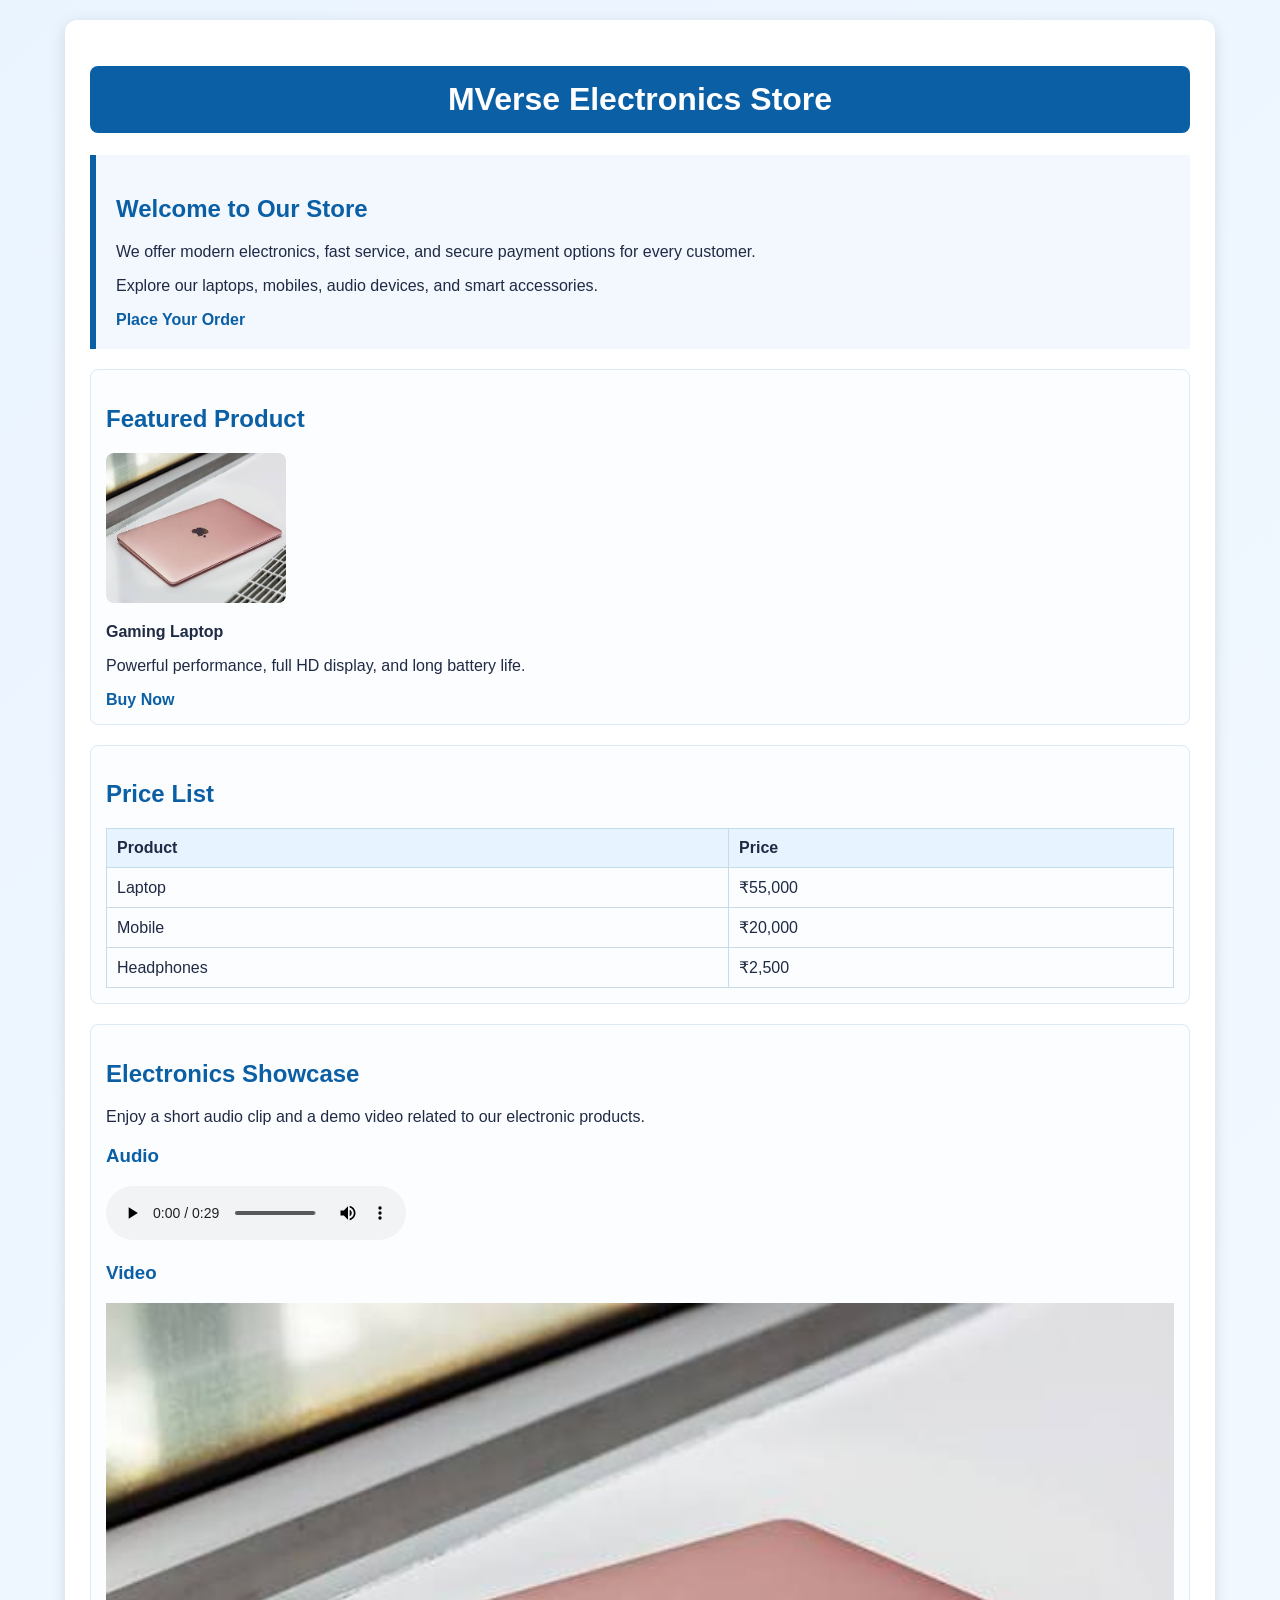
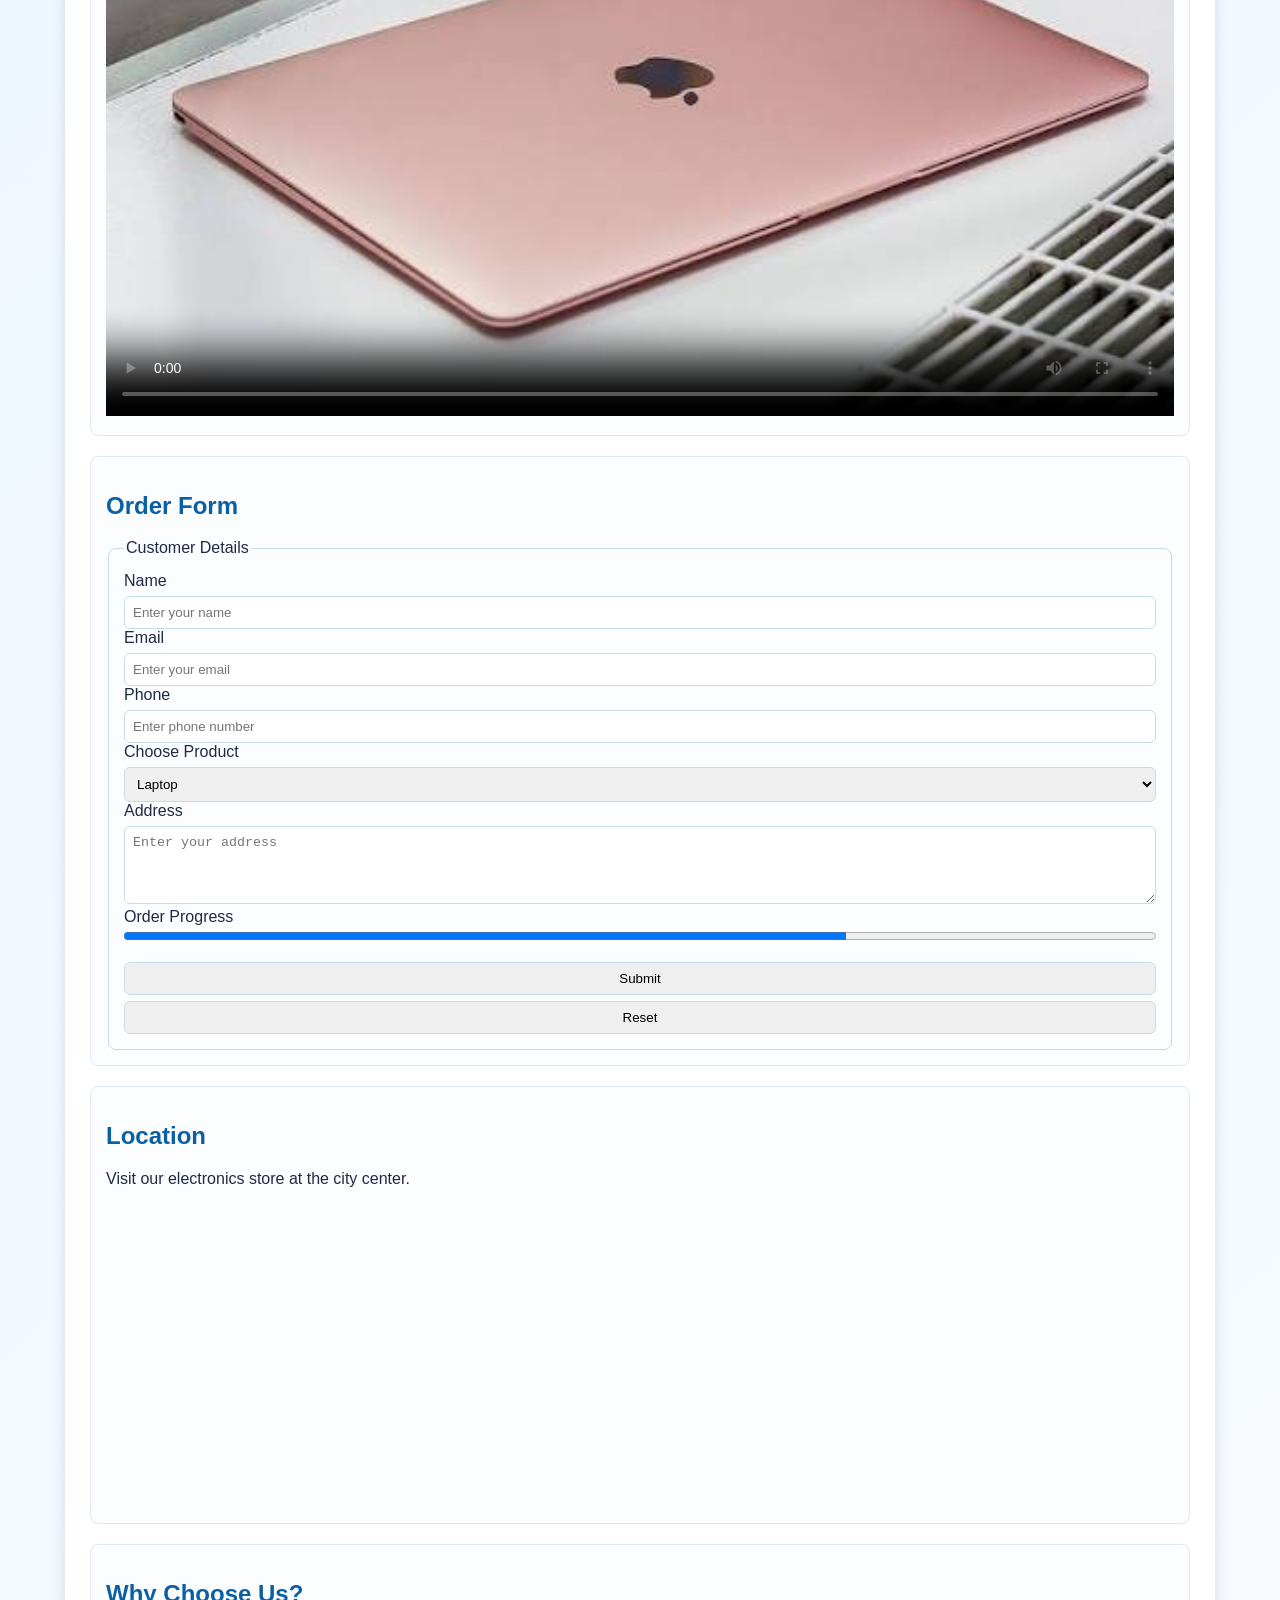
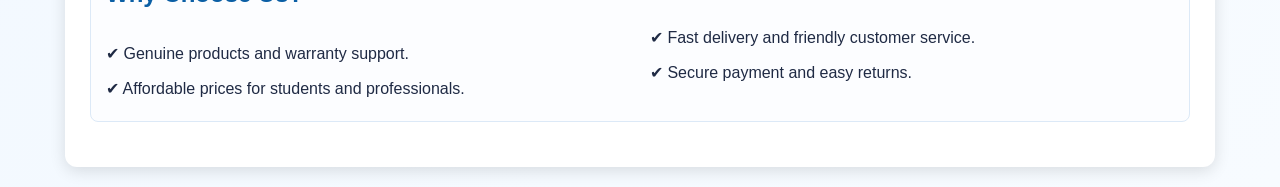
<file: exp 2.html>
<!DOCTYPE html>
<html lang="en">
<head>
    <meta charset="UTF-8">
    <meta name="viewport" content="width=device-width, initial-scale=1.0">
    <title>MVerse Electronics Store</title>
    <style>
        body {
            font-family: Arial, sans-serif;
            margin: 0;
            padding: 20px;
            background: linear-gradient(135deg, #eaf4ff, #f7fbff);
            color: #1f2a44;
        }

        .container {
            max-width: 1100px;
            margin: 0 auto;
            background: #ffffff;
            padding: 25px;
            border-radius: 12px;
            box-shadow: 0 4px 16px rgba(0, 0, 0, 0.12);
        }

        h1, h2, h3 {
            color: #0b5fa5;
        }

        h1 {
            text-align: center;
            background: #0b5fa5;
            color: white;
            padding: 15px;
            border-radius: 8px;
        }

        .hero {
            margin-bottom: 20px;
            padding: 20px;
            background: #f3f8ff;
            border-left: 6px solid #0b5fa5;
        }

        .card {
            margin: 20px 0;
            padding: 15px;
            border: 1px solid #dce9f7;
            border-radius: 8px;
            background: #fcfdff;
        }

        img {
            width: 180px;
            height: 150px;
            border-radius: 8px;
            margin-right: 15px;
        }

        a {
            color: #0b5fa5;
            text-decoration: none;
            font-weight: bold;
        }

        table {
            width: 100%;
            border-collapse: collapse;
            margin-top: 10px;
        }

        th, td {
            border: 1px solid #c7dceb;
            padding: 10px;
            text-align: left;
        }

        th {
            background: #e7f3ff;
        }

        .media-grid {
            display: grid;
            grid-template-columns: repeat(auto-fit, minmax(280px, 1fr));
            gap: 15px;
        }

        .two-column {
            column-count: 2;
            column-gap: 20px;
        }

        form {
            margin-top: 10px;
        }

        fieldset {
            padding: 15px;
            border: 1px solid #c7dceb;
            border-radius: 8px;
        }

        input, select, textarea, button {
            margin-top: 6px;
            padding: 8px;
            border: 1px solid #c7dceb;
            border-radius: 6px;
            width: 100%;
            box-sizing: border-box;
        }

        progress {
            width: 100%;
        }

        @media (max-width: 700px) {
            .two-column {
                column-count: 1;
            }
        }
    </style>
</head>
<body>
    <!-- Student Assignment: HTML5 Web Page with Forms and Media -->
    <div class="container">
        <h1>MVerse Electronics Store</h1>

        <div class="hero">
            <h2>Welcome to Our Store</h2>
            <p>We offer modern electronics, fast service, and secure payment options for every customer.</p>
            <p>Explore our laptops, mobiles, audio devices, and smart accessories.</p>
            <a href="#order">Place Your Order</a>
        </div>

        <div class="card">
            <h2>Featured Product</h2>
            <img src="images/laptop.jpg" alt="Laptop image">
            <p><strong>Gaming Laptop</strong></p>
            <p>Powerful performance, full HD display, and long battery life.</p>
            <a href="https://www.amazon.in" target="_blank">Buy Now</a>
        </div>

        <div class="card">
            <h2>Price List</h2>
            <table>
                <tr>
                    <th>Product</th>
                    <th>Price</th>
                </tr>
                <tr>
                    <td>Laptop</td>
                    <td>₹55,000</td>
                </tr>
                <tr>
                    <td>Mobile</td>
                    <td>₹20,000</td>
                </tr>
                <tr>
                    <td>Headphones</td>
                    <td>₹2,500</td>
                </tr>
            </table>
        </div>

        <div class="card">
            <h2>Electronics Showcase</h2>
            <p>Enjoy a short audio clip and a demo video related to our electronic products.</p>

            <h3>Audio</h3>
            <audio controls>
                <source src="thattathin_marayath.mp3" type="audio/mpeg">
                Your browser does not support audio playback.
            </audio>

            <h3>Video</h3>
            <video width="100%" controls poster="images/laptop.jpg">
                <source src="vidssave.com iPhone Air Unboxing Space Black 1080P.mp4" type="video/mp4">
                Your browser does not support video playback.
            </video>
        </div>

        <div class="card" id="order">
            <h2>Order Form</h2>
            <form action="#" method="get">
                <fieldset>
                    <legend>Customer Details</legend>
                    <label for="name">Name</label>
                    <input type="text" id="name" name="name" placeholder="Enter your name">

                    <label for="email">Email</label>
                    <input type="email" id="email" name="email" placeholder="Enter your email">

                    <label for="phone">Phone</label>
                    <input type="tel" id="phone" name="phone" placeholder="Enter phone number">

                    <label for="product">Choose Product</label>
                    <select id="product" name="product">
                        <option value="laptop">Laptop</option>
                        <option value="mobile">Mobile</option>
                        <option value="headphones">Headphones</option>
                    </select>

                    <label for="address">Address</label>
                    <textarea id="address" name="address" rows="4" placeholder="Enter your address"></textarea>

                    <label for="progress">Order Progress</label>
                    <progress id="progress" value="70" max="100"></progress>

                    <div style="margin-top: 12px;">
                        <input type="submit" value="Submit">
                        <input type="reset" value="Reset">
                    </div>
                </fieldset>
            </form>
        </div>

        <div class="card">
            <h2>Location</h2>
            <p>Visit our electronics store at the city center.</p>
            <iframe src="https://www.google.com/maps?q=Chennai&output=embed" width="100%" height="300" style="border:0;" allowfullscreen="" loading="lazy" referrerpolicy="no-referrer-when-downgrade" title="Store location map"></iframe>
        </div>

        <div class="card">
            <h2>Why Choose Us?</h2>
            <div class="two-column">
                <p>✔ Genuine products and warranty support.</p>
                <p>✔ Affordable prices for students and professionals.</p>
                <p>✔ Fast delivery and friendly customer service.</p>
                <p>✔ Secure payment and easy returns.</p>
            </div>
        </div>
    </div>
</body>
</html>
</file>
<file: 3rd exp/style.css>
/* =========================================================
   MVerse Electronics Store - CSS Stylesheet
   Web Technology Lab: Experiment 3 (HTML5 and CSS3)
   ========================================================= */

/* 1. Global Reset */
* {
    margin: 0;
    padding: 0;
    box-sizing: border-box;
    font-family: Arial, sans-serif;
}

html {
    scroll-behavior: smooth;
}

body {
    background-color: #f4f7fb;
    color: #222222;
    line-height: 1.6;
}

a {
    text-decoration: none;
    color: inherit;
}

/* 2. Top Banner */
.top-banner {
    background-color: #0b172a;
    color: #ffffff;
    text-align: center;
    padding: 8px 15px;
    font-size: 13px;
}

/* 3. Header Section */
.header {
    background-color: #111827;
    color: #ffffff;
    padding: 16px 20px;
    position: sticky;
    top: 0;
    z-index: 100;
}

.header-container {
    max-width: 1100px;
    margin: 0 auto;
    display: flex;
    justify-content: space-between;
    align-items: center;
    gap: 15px;
    flex-wrap: wrap;
}

.logo h2 {
    font-size: 22px;
    color: #38bdf8;
}

/* Search Box */
.search-box form {
    display: flex;
}

.search-box input {
    padding: 8px 12px;
    border: 1px solid #374151;
    background-color: #1f2937;
    color: #ffffff;
    border-radius: 4px 0 0 4px;
    outline: none;
    width: 280px;
}

.search-box button {
    padding: 8px 16px;
    background-color: #2563eb;
    color: #ffffff;
    border: none;
    border-radius: 0 4px 4px 0;
    cursor: pointer;
    font-weight: bold;
}

.search-box button:hover {
    background-color: #1d4ed8;
}

/* User Account & Cart */
.user-links {
    display: flex;
    align-items: center;
    gap: 15px;
    font-size: 14px;
}

.user-links a:hover {
    color: #38bdf8;
}

.cart-btn {
    background-color: #2563eb;
    padding: 6px 12px;
    border-radius: 4px;
    font-weight: bold;
}

.cart-btn:hover {
    background-color: #1d4ed8;
}

/* 4. Navigation Bar */
.navbar {
    background-color: #1f2937;
    border-bottom: 2px solid #2563eb;
}

.nav-links {
    max-width: 1100px;
    margin: 0 auto;
    list-style: none;
    display: flex;
    justify-content: center;
    flex-wrap: wrap;
}

.nav-links li a {
    display: block;
    color: #e5e7eb;
    padding: 12px 18px;
    font-size: 14px;
    font-weight: bold;
    transition: background-color 0.2s, color 0.2s;
}

.nav-links li a:hover {
    background-color: #2563eb;
    color: #ffffff;
}

/* 5. Hero Section */
.hero {
    background: linear-gradient(rgba(11, 23, 42, 0.85), rgba(11, 23, 42, 0.85)), 
                url('images/laptop.jpg') center/cover no-repeat;
    color: #ffffff;
    text-align: center;
    padding: 70px 20px;
}

.hero-text {
    max-width: 800px;
    margin: 0 auto;
}

.hero-text h1 {
    font-size: 36px;
    margin-bottom: 12px;
    color: #ffffff;
}

.hero-text p {
    font-size: 16px;
    margin-bottom: 25px;
    color: #cbd5e1;
}

.hero-buttons {
    display: flex;
    justify-content: center;
    gap: 15px;
    flex-wrap: wrap;
}

/* General Buttons */
.btn {
    display: inline-block;
    padding: 10px 20px;
    border-radius: 6px;
    font-size: 14px;
    font-weight: bold;
    cursor: pointer;
    border: none;
    transition: background-color 0.2s;
}

.btn-primary {
    background-color: #2563eb;
    color: #ffffff;
}

.btn-primary:hover {
    background-color: #1d4ed8;
}

.btn-secondary {
    background-color: #4b5563;
    color: #ffffff;
}

.btn-secondary:hover {
    background-color: #374151;
}

/* 6. Rewards / Progress Bar Section */
.rewards-section {
    max-width: 1100px;
    margin: 25px auto;
    padding: 0 20px;
}

.rewards-box {
    background-color: #ffffff;
    border: 1px solid #d1d5db;
    border-radius: 8px;
    padding: 20px;
}

.rewards-box h3 {
    color: #1e3a8a;
    margin-bottom: 6px;
}

.rewards-box p {
    font-size: 14px;
    color: #4b5563;
    margin-bottom: 12px;
}

.rewards-box label {
    font-size: 13px;
    font-weight: bold;
    display: block;
    margin-bottom: 6px;
}

/* HTML5 <progress> Styling */
progress {
    width: 100%;
    height: 16px;
    border-radius: 8px;
    overflow: hidden;
}

/* 7. Section Titles */
.section-title {
    text-align: center;
    font-size: 26px;
    color: #111827;
    margin-bottom: 25px;
}

.text-white {
    color: #ffffff;
}

/* 8. Categories Section */
.categories-section {
    max-width: 1100px;
    margin: 40px auto;
    padding: 0 20px;
}

.categories-grid {
    display: grid;
    grid-template-columns: repeat(auto-fit, minmax(200px, 1fr));
    gap: 20px;
}

.category-card {
    background-color: #ffffff;
    border: 1px solid #e5e7eb;
    border-radius: 8px;
    padding: 20px;
    text-align: center;
    box-shadow: 0 2px 6px rgba(0, 0, 0, 0.05);
    transition: transform 0.2s, box-shadow 0.2s;
}

.category-card:hover {
    transform: translateY(-4px);
    box-shadow: 0 6px 14px rgba(0, 0, 0, 0.1);
}

.category-card img {
    width: 90px;
    height: 90px;
    object-fit: cover;
    border-radius: 50%;
    margin: 0 auto 12px;
    border: 2px solid #2563eb;
}

.category-card h3 {
    font-size: 16px;
    color: #111827;
    margin-bottom: 4px;
}

.category-card p {
    font-size: 13px;
    color: #6b7280;
}

/* 9. Featured Products Section */
.products-section {
    max-width: 1100px;
    margin: 40px auto;
    padding: 0 20px;
}

.products-grid {
    display: grid;
    grid-template-columns: repeat(auto-fit, minmax(240px, 1fr));
    gap: 24px;
}

.product-card {
    background-color: #ffffff;
    border: 1px solid #e5e7eb;
    border-radius: 8px;
    overflow: hidden;
    box-shadow: 0 2px 8px rgba(0, 0, 0, 0.06);
    display: flex;
    flex-direction: column;
    justify-content: space-between;
    position: relative;
    transition: transform 0.2s, box-shadow 0.2s;
}

.product-card:hover {
    transform: translateY(-4px);
    box-shadow: 0 8px 18px rgba(0, 0, 0, 0.12);
}

.badge {
    position: absolute;
    top: 10px;
    left: 10px;
    background-color: #dc2626;
    color: #ffffff;
    font-size: 11px;
    font-weight: bold;
    padding: 4px 8px;
    border-radius: 4px;
}

.product-card img {
    width: 100%;
    height: 170px;
    object-fit: cover;
}

.product-details {
    padding: 16px;
    display: flex;
    flex-direction: column;
    gap: 8px;
    flex: 1;
}

.product-details h3 {
    font-size: 16px;
    color: #111827;
}

.product-details p {
    font-size: 13px;
    color: #4b5563;
    flex: 1;
}

.rating {
    font-size: 13px;
    color: #f59e0b;
}

.price {
    margin: 6px 0;
}

.new-price {
    font-size: 18px;
    font-weight: bold;
    color: #1d4ed8;
    margin-right: 8px;
}

.old-price {
    font-size: 14px;
    color: #9ca3af;
    text-decoration: line-through;
}

.btn-buy {
    background-color: #111827;
    color: #ffffff;
    text-align: center;
    padding: 8px 12px;
}

.btn-buy:hover {
    background-color: #2563eb;
}

/* 10. Best Deals Section */
.deals-section {
    background-color: #0b172a;
    padding: 50px 20px;
    margin: 40px 0;
}

.deals-grid {
    max-width: 1100px;
    margin: 0 auto;
    display: grid;
    grid-template-columns: repeat(auto-fit, minmax(260px, 1fr));
    gap: 20px;
}

.deal-card {
    background-color: #1e293b;
    border: 1px solid #334155;
    color: #ffffff;
    border-radius: 8px;
    padding: 18px;
    text-align: center;
}

.deal-badge {
    display: inline-block;
    background-color: #dc2626;
    color: #ffffff;
    font-size: 11px;
    font-weight: bold;
    padding: 4px 8px;
    border-radius: 4px;
    margin-bottom: 10px;
}

.deal-card img {
    width: 100%;
    height: 140px;
    object-fit: cover;
    border-radius: 6px;
    margin-bottom: 12px;
}

.deal-card h3 {
    font-size: 17px;
    margin-bottom: 6px;
}

.deal-card p {
    font-size: 13px;
    color: #cbd5e1;
    margin-bottom: 10px;
}

.deal-price {
    font-size: 15px;
    font-weight: bold;
    color: #38bdf8;
    margin-bottom: 14px;
}

.deal-price del {
    color: #94a3b8;
    font-weight: normal;
    margin-left: 6px;
}

.btn-deal {
    background-color: #2563eb;
    color: #ffffff;
    padding: 8px 16px;
}

.btn-deal:hover {
    background-color: #1d4ed8;
}

/* 11. Comparison Table Section */
.table-section {
    max-width: 1100px;
    margin: 40px auto;
    padding: 0 20px;
}

.table-container {
    overflow-x: auto;
    background-color: #ffffff;
    border-radius: 8px;
    box-shadow: 0 2px 8px rgba(0, 0, 0, 0.05);
}

table {
    width: 100%;
    border-collapse: collapse;
    font-size: 14px;
}

th, td {
    border: 1px solid #e5e7eb;
    padding: 12px 16px;
    text-align: left;
}

th {
    background-color: #1e3a8a;
    color: #ffffff;
}

tr:nth-child(even) {
    background-color: #f9fafb;
}

tr:hover {
    background-color: #eff6ff;
}

/* 12. HTML5 Multimedia Section */
.media-section {
    max-width: 1100px;
    margin: 40px auto;
    padding: 0 20px;
}

.media-grid {
    display: grid;
    grid-template-columns: repeat(auto-fit, minmax(240px, 1fr));
    gap: 20px;
}

.media-box {
    background-color: #ffffff;
    border: 1px solid #e5e7eb;
    border-radius: 8px;
    padding: 18px;
    box-shadow: 0 2px 6px rgba(0, 0, 0, 0.05);
}

.media-box h3 {
    font-size: 15px;
    color: #111827;
    margin-bottom: 6px;
}

.media-box p {
    font-size: 13px;
    color: #6b7280;
    margin-bottom: 12px;
}

audio, video, embed, iframe {
    width: 100%;
    border-radius: 6px;
}

video {
    max-height: 180px;
    background-color: #000000;
}

/* 13. Customer Enquiry Form */
.enquiry-section {
    max-width: 1100px;
    margin: 40px auto;
    padding: 0 20px;
}

.form-container {
    max-width: 700px;
    margin: 0 auto;
    background-color: #ffffff;
    border-radius: 8px;
    box-shadow: 0 2px 8px rgba(0, 0, 0, 0.06);
    padding: 25px;
}

fieldset {
    border: 1px solid #cbd5e1;
    border-radius: 8px;
    padding: 20px;
}

legend {
    font-size: 15px;
    font-weight: bold;
    color: #1e3a8a;
    padding: 0 8px;
}

.form-group {
    margin-bottom: 14px;
}

.form-group label {
    display: block;
    font-size: 13px;
    font-weight: bold;
    color: #374151;
    margin-bottom: 5px;
}

.form-group input,
.form-group select,
.form-group textarea {
    width: 100%;
    padding: 9px 12px;
    border: 1px solid #d1d5db;
    border-radius: 6px;
    font-size: 14px;
    outline: none;
}

.form-group input:focus,
.form-group select:focus,
.form-group textarea:focus {
    border-color: #2563eb;
}

.form-buttons {
    display: flex;
    gap: 12px;
    margin-top: 15px;
}

/* 14. Footer Section */
.footer {
    background-color: #111827;
    color: #9ca3af;
    padding: 40px 20px 20px;
    font-size: 13px;
}

.footer-container {
    max-width: 1100px;
    margin: 0 auto;
    display: grid;
    grid-template-columns: repeat(auto-fit, minmax(220px, 1fr));
    gap: 25px;
    margin-bottom: 25px;
}

.footer-col h3 {
    color: #ffffff;
    font-size: 15px;
    margin-bottom: 12px;
}

.footer-col p {
    margin-bottom: 6px;
    line-height: 1.5;
}

.footer-col a {
    color: #9ca3af;
}

.footer-col a:hover {
    color: #38bdf8;
}

.footer-col strong {
    color: #ffffff;
}

.footer-bottom {
    text-align: center;
    border-top: 1px solid #374151;
    padding-top: 16px;
    color: #6b7280;
}

/* 15. Responsive Design (Mobile / Tablet Media Queries) */
@media (max-width: 768px) {
    .header-container {
        flex-direction: column;
        text-align: center;
    }

    .search-box input {
        width: 200px;
    }

    .nav-links {
        flex-direction: column;
    }

    .nav-links li a {
        padding: 10px;
    }

    .hero-text h1 {
        font-size: 28px;
    }
}
</file>
<file: 4th exp/style.css>
/* ==========================================================================
   CSS Stylesheet for Web Technology Lab - Authentication Portal
   Palette: Royal Blue, Vibrant Purple, Slate & Crisp White
   ========================================================================== */

/* 1. Global Reset & Box Sizing */
* {
    margin: 0;
    padding: 0;
    box-sizing: border-box;
}

html {
    scroll-behavior: smooth;
}

body {
    font-family: Arial, -apple-system, BlinkMacSystemFont, "Segoe UI", Roboto, sans-serif;
    color: #1e293b;
    background-color: #0f172a;
    line-height: 1.6;
    min-height: 100vh;
    display: flex;
    flex-direction: column;
}

/* 2. Header and Navigation Bar */
.site-header {
    background: linear-gradient(90deg, #0f172a 0%, #1e1b4b 50%, #1e293b 100%);
    border-bottom: 1px solid rgba(255, 255, 255, 0.1);
    position: sticky;
    top: 0;
    z-index: 1000;
    box-shadow: 0 4px 20px rgba(0, 0, 0, 0.25);
}

.header-container {
    max-width: 1200px;
    margin: 0 auto;
    padding: 0 24px;
    height: 72px;
    display: flex;
    align-items: center;
    justify-content: space-between;
}

/* Logo Styling */
.logo {
    display: flex;
    align-items: center;
    gap: 10px;
    text-decoration: none;
    cursor: pointer;
}

.logo-icon {
    font-size: 26px;
    color: #60a5fa;
    background: linear-gradient(135deg, #3b82f6, #a855f7);
    -webkit-background-clip: text;
    -webkit-text-fill-color: transparent;
}

.logo-text {
    font-size: 22px;
    font-weight: 700;
    letter-spacing: 0.5px;
    color: #ffffff;
}

/* Navigation Menu */
.navbar {
    display: flex;
    align-items: center;
}

.nav-menu {
    list-style: none;
    display: flex;
    align-items: center;
    gap: 8px;
}

.nav-item {
    position: relative;
}

.nav-link {
    display: block;
    color: #cbd5e1;
    text-decoration: none;
    font-size: 15px;
    font-weight: 500;
    padding: 10px 18px;
    border-radius: 8px;
    transition: all 0.25s ease-in-out;
}

.nav-link .arrow {
    font-size: 11px;
    margin-left: 4px;
    transition: transform 0.25s ease;
    display: inline-block;
}

/* Nav Link Hover State */
.nav-link:hover {
    color: #ffffff;
    background-color: rgba(255, 255, 255, 0.08);
}

.has-dropdown:hover .nav-link {
    color: #ffffff;
    background-color: rgba(99, 102, 241, 0.2);
}

.has-dropdown:hover .arrow {
    transform: rotate(180deg);
}

/* CSS-Only Dropdown Menu */
.dropdown-menu {
    position: absolute;
    top: calc(100% + 8px);
    left: 0;
    width: 210px;
    background-color: #ffffff;
    list-style: none;
    border-radius: 12px;
    padding: 8px 0;
    box-shadow: 0 16px 36px rgba(0, 0, 0, 0.25), 0 2px 8px rgba(0, 0, 0, 0.08);
    border: 1px solid #e2e8f0;
    opacity: 0;
    visibility: hidden;
    transform: translateY(10px);
    transition: all 0.25s cubic-bezier(0.16, 1, 0.3, 1);
    z-index: 100;
}

/* Dropdown Menu Show on Hover */
.has-dropdown:hover .dropdown-menu {
    opacity: 1;
    visibility: visible;
    transform: translateY(0);
}

.dropdown-menu li a {
    display: block;
    padding: 10px 20px;
    color: #334155;
    text-decoration: none;
    font-size: 14px;
    font-weight: 500;
    transition: all 0.2s ease;
}

.dropdown-menu li a:hover {
    background-color: #f1f5f9;
    color: #4f46e5;
    padding-left: 24px;
}

/* 3. Main Section with Tech Gradient Background */
.main-content {
    flex: 1;
    display: flex;
    flex-direction: column;
    align-items: center;
    justify-content: flex-start;
    padding: 60px 20px 80px;
    gap: 60px;
    background: 
        linear-gradient(135deg, rgba(15, 23, 42, 0.88) 0%, rgba(30, 27, 75, 0.86) 50%, rgba(76, 29, 149, 0.84) 100%),
        url("https://images.unsplash.com/photo-1518770660439-4636190af475?auto=format&fit=crop&w=1920&q=80") center/cover no-repeat fixed;
}

.auth-section {
    width: 100%;
    max-width: 1100px;
    margin: 0 auto;
}

/* Section Header Text */
.section-header {
    text-align: center;
    color: #ffffff;
    margin-bottom: 45px;
}

.section-header .badge {
    display: inline-block;
    background: linear-gradient(135deg, rgba(59, 130, 246, 0.2), rgba(168, 85, 247, 0.2));
    border: 1px solid rgba(147, 197, 253, 0.3);
    color: #93c5fd;
    font-size: 12px;
    text-transform: uppercase;
    font-weight: 700;
    letter-spacing: 1.2px;
    padding: 6px 16px;
    border-radius: 999px;
    margin-bottom: 14px;
}

.section-header h1 {
    font-size: 38px;
    font-weight: 800;
    margin-bottom: 12px;
    letter-spacing: -0.5px;
    background: linear-gradient(135deg, #ffffff 30%, #c7d2fe 100%);
    -webkit-background-clip: text;
    -webkit-text-fill-color: transparent;
}

.section-header p {
    font-size: 16px;
    color: #cbd5e1;
    max-width: 620px;
    margin: 0 auto;
}

/* 4. Flexbox Forms Container (Side by Side) */
.forms-wrapper {
    display: flex;
    justify-content: center;
    align-items: stretch;
    gap: 36px;
}

/* 5. Authentication Form Cards */
.auth-card {
    background-color: #ffffff;
    flex: 1;
    max-width: 490px;
    border-radius: 18px;
    padding: 38px 36px;
    box-shadow: 0 20px 45px -10px rgba(0, 0, 0, 0.35), 0 0 1px 1px rgba(255, 255, 255, 0.4) inset;
    border: 1px solid rgba(255, 255, 255, 0.2);
    display: flex;
    flex-direction: column;
    justify-content: space-between;
    transition: transform 0.3s ease, box-shadow 0.3s ease;
}

.auth-card:hover {
    transform: translateY(-4px);
    box-shadow: 0 26px 50px -10px rgba(0, 0, 0, 0.45);
}

.card-header {
    margin-bottom: 24px;
    border-bottom: 1px solid #f1f5f9;
    padding-bottom: 14px;
}

.card-header h2 {
    font-size: 24px;
    font-weight: 700;
    color: #0f172a;
    margin-bottom: 6px;
}

.card-header p {
    font-size: 13.5px;
    color: #64748b;
}

/* 6. Form Field Styles */
.auth-form {
    display: flex;
    flex-direction: column;
    gap: 18px;
}

.form-group {
    display: flex;
    flex-direction: column;
    gap: 7px;
    text-align: left;
}

.form-group label {
    font-size: 13.5px;
    font-weight: 600;
    color: #334155;
}

.form-group input {
    width: 100%;
    padding: 12px 14px;
    font-size: 14.5px;
    font-family: inherit;
    color: #0f172a;
    background-color: #f8fafc;
    border: 1.5px solid #cbd5e1;
    border-radius: 10px;
    transition: all 0.2s ease;
    outline: none;
}

.form-group input::placeholder {
    color: #94a3b8;
    font-size: 13.5px;
}

/* Input Focus Glow & Border */
.form-group input:focus {
    background-color: #ffffff;
    border-color: #6366f1;
    box-shadow: 0 0 0 4px rgba(99, 102, 241, 0.15);
}

/* Checkbox & Options Row */
.form-options {
    display: flex;
    justify-content: space-between;
    align-items: center;
    font-size: 13px;
    margin-top: -2px;
}

.checkbox-container {
    display: flex;
    align-items: center;
    gap: 8px;
    cursor: pointer;
    user-select: none;
}

.checkbox-container input[type="checkbox"] {
    accent-color: #4f46e5;
    width: 16px;
    height: 16px;
    cursor: pointer;
}

.checkbox-label {
    color: #475569;
    font-weight: 500;
}

.checkbox-label a {
    color: #4f46e5;
    text-decoration: none;
    font-weight: 600;
}

.checkbox-label a:hover {
    text-decoration: underline;
}

.forgot-link {
    color: #4f46e5;
    text-decoration: none;
    font-weight: 600;
    transition: color 0.2s ease;
}

.forgot-link:hover {
    color: #4338ca;
    text-decoration: underline;
}

/* 7. Buttons with Hover Animation */
.btn {
    width: 100%;
    padding: 13px 20px;
    font-size: 15px;
    font-weight: 700;
    border-radius: 10px;
    border: none;
    cursor: pointer;
    letter-spacing: 0.3px;
    transition: all 0.25s ease-in-out;
    margin-top: 6px;
}

/* Primary Sign-In Button */
.btn-primary {
    background: linear-gradient(135deg, #2563eb 0%, #4f46e5 100%);
    color: #ffffff;
    box-shadow: 0 4px 14px rgba(37, 99, 235, 0.35);
}

.btn-primary:hover {
    background: linear-gradient(135deg, #1d4ed8 0%, #4338ca 100%);
    box-shadow: 0 6px 20px rgba(37, 99, 235, 0.45);
    transform: translateY(-2px);
}

.btn-primary:active {
    transform: translateY(0);
}

/* Secondary Create Account Button */
.btn-secondary {
    background: linear-gradient(135deg, #4f46e5 0%, #7c3aed 100%);
    color: #ffffff;
    box-shadow: 0 4px 14px rgba(124, 58, 237, 0.35);
}

.btn-secondary:hover {
    background: linear-gradient(135deg, #4338ca 0%, #6d28d9 100%);
    box-shadow: 0 6px 20px rgba(124, 58, 237, 0.45);
    transform: translateY(-2px);
}

.btn-secondary:active {
    transform: translateY(0);
}

/* Form Footer Links */
.form-footer {
    text-align: center;
    margin-top: 6px;
}

.form-footer p {
    font-size: 13.5px;
    color: #64748b;
}

.form-footer a {
    color: #4f46e5;
    text-decoration: none;
    font-weight: 600;
    transition: color 0.2s ease;
}

.form-footer a:hover {
    color: #312e81;
    text-decoration: underline;
}

/* 8. Footer Section */
.site-footer {
    background-color: #0b0f19;
    color: #94a3b8;
    border-top: 1px solid rgba(255, 255, 255, 0.08);
    padding: 30px 24px;
    font-size: 13.5px;
    text-align: center;
}

.footer-container {
    max-width: 1100px;
    margin: 0 auto;
    display: flex;
    flex-direction: column;
    gap: 12px;
}

.footer-info p {
    margin: 4px 0;
    line-height: 1.5;
}

.footer-info strong {
    color: #e2e8f0;
}

.footer-bottom {
    margin-top: 8px;
    padding-top: 12px;
    border-top: 1px solid rgba(255, 255, 255, 0.05);
    color: #64748b;
    font-size: 13px;
}

/* 9. Responsive Design (Media Queries) */
@media (max-width: 992px) {
    .forms-wrapper {
        gap: 24px;
    }

    .auth-card {
        padding: 30px 26px;
    }
}

@media (max-width: 820px) {
    .forms-wrapper {
        flex-direction: column;
        align-items: center;
    }

    .auth-card {
        width: 100%;
        max-width: 480px;
    }

    .section-header h1 {
        font-size: 30px;
    }
}

@media (max-width: 640px) {
    .header-container {
        height: auto;
        padding: 14px 20px;
        flex-direction: column;
        gap: 12px;
    }

    .nav-menu {
        flex-wrap: wrap;
        justify-content: center;
        gap: 4px;
    }

    .nav-link {
        padding: 8px 12px;
        font-size: 14px;
    }

    .dropdown-menu {
        position: static;
        width: 100%;
        box-shadow: none;
        opacity: 1;
        visibility: visible;
        transform: none;
        display: none;
        margin-top: 4px;
        border-radius: 8px;
    }

    .has-dropdown:hover .dropdown-menu {
        display: block;
    }

    .auth-card {
        padding: 24px 20px;
    }

    .form-options {
        flex-direction: column;
        align-items: flex-start;
        gap: 8px;
    }

    .main-content {
        padding: 40px 16px;
    }
}

/* 10. Success Notification Alert */
.success-alert {
    background-color: #ecfdf5;
    border: 1.5px solid #10b981;
    color: #065f46;
    border-radius: 12px;
    padding: 14px 16px;
    margin-bottom: 20px;
    display: none;
    align-items: center;
    gap: 12px;
    box-shadow: 0 4px 12px rgba(16, 185, 129, 0.15);
    animation: fadeInDown 0.35s ease;
}

.success-alert.show {
    display: flex;
}

.success-icon {
    display: flex;
    align-items: center;
    justify-content: center;
    width: 28px;
    height: 28px;
    background-color: #10b981;
    color: #ffffff;
    border-radius: 50%;
    font-size: 14px;
    font-weight: bold;
    flex-shrink: 0;
}

.success-text h4 {
    font-size: 14px;
    font-weight: 700;
    color: #065f46;
    margin-bottom: 2px;
}

.success-text p {
    font-size: 12.5px;
    color: #047857;
    margin: 0;
}

@keyframes fadeInDown {
    from {
        opacity: 0;
        transform: translateY(-8px);
    }
    to {
        opacity: 1;
        transform: translateY(0);
    }
}

/* 11. About EduPortal Section */
.about-section {
    width: 100%;
    max-width: 1100px;
    margin: 0 auto;
    scroll-margin-top: 90px;
}

.about-card {
    background-color: #ffffff;
    border-radius: 18px;
    padding: 44px 40px;
    box-shadow: 0 20px 45px -10px rgba(0, 0, 0, 0.35);
    border: 1px solid rgba(255, 255, 255, 0.2);
    text-align: center;
}

.about-header {
    margin-bottom: 24px;
}

.about-header .badge {
    display: inline-block;
    background: linear-gradient(135deg, rgba(59, 130, 246, 0.12), rgba(168, 85, 247, 0.12));
    border: 1px solid rgba(99, 102, 241, 0.3);
    color: #4f46e5;
    font-size: 12px;
    text-transform: uppercase;
    font-weight: 700;
    letter-spacing: 1.2px;
    padding: 5px 14px;
    border-radius: 999px;
    margin-bottom: 12px;
}

.about-header h2 {
    font-size: 32px;
    font-weight: 800;
    color: #0f172a;
    margin-bottom: 8px;
}

.about-tagline {
    font-size: 15px;
    font-weight: 600;
    color: #6366f1;
}

.about-description {
    font-size: 15.5px;
    color: #475569;
    line-height: 1.7;
    max-width: 820px;
    margin: 0 auto 36px;
}

.features-grid {
    display: flex;
    gap: 24px;
    justify-content: center;
    text-align: left;
}

.feature-card {
    flex: 1;
    background-color: #f8fafc;
    border: 1px solid #e2e8f0;
    border-radius: 14px;
    padding: 26px 22px;
    transition: transform 0.25s ease, box-shadow 0.25s ease, border-color 0.25s ease;
}

.feature-card:hover {
    transform: translateY(-4px);
    box-shadow: 0 12px 24px -5px rgba(0, 0, 0, 0.08);
    border-color: #cbd5e1;
}

.feature-icon {
    font-size: 28px;
    margin-bottom: 14px;
}

.feature-card h3 {
    font-size: 17px;
    font-weight: 700;
    color: #0f172a;
    margin-bottom: 8px;
}

.feature-card p {
    font-size: 13.5px;
    color: #64748b;
    line-height: 1.55;
    margin: 0;
}

@media (max-width: 820px) {
    .features-grid {
        flex-direction: column;
    }

    .about-card {
        padding: 30px 22px;
    }
}
</file>
<file: 5th exp/style.css>
/* =========================================================
   Web Technology Lab - Experiment 5 (CSS Stylesheet)
   Title: JavaScript DOM Elements and Events
   ========================================================= */

/* 1. Global Reset */
* {
    margin: 0;
    padding: 0;
    box-sizing: border-box;
    font-family: Arial, -apple-system, BlinkMacSystemFont, "Segoe UI", Roboto, sans-serif;
}

html {
    scroll-behavior: smooth;
}

body {
    background-color: #f1f5f9;
    color: #1e293b;
    line-height: 1.6;
}

/* 2. Header */
.site-header {
    background: linear-gradient(135deg, #1e1b4b 0%, #1e3a8a 50%, #0284c7 100%);
    color: #ffffff;
    padding: 35px 20px;
    text-align: center;
    box-shadow: 0 4px 15px rgba(0, 0, 0, 0.15);
}

.header-content h1 {
    font-size: 32px;
    margin-bottom: 8px;
    letter-spacing: -0.5px;
}

.header-content .subtitle {
    font-size: 16px;
    color: #cbd5e1;
    margin-bottom: 16px;
}

.student-pill {
    display: inline-flex;
    gap: 15px;
    background-color: rgba(255, 255, 255, 0.12);
    border: 1px solid rgba(255, 255, 255, 0.25);
    padding: 6px 18px;
    border-radius: 999px;
    font-size: 13.5px;
}

/* 3. Sticky Navigation Bar */
.navbar {
    background-color: #0f172a;
    position: sticky;
    top: 0;
    z-index: 1000;
    box-shadow: 0 2px 10px rgba(0, 0, 0, 0.2);
}

.nav-menu {
    max-width: 1100px;
    margin: 0 auto;
    list-style: none;
    display: flex;
    justify-content: center;
    flex-wrap: wrap;
}

.nav-menu li a {
    display: block;
    color: #94a3b8;
    text-decoration: none;
    padding: 12px 15px;
    font-size: 13.5px;
    font-weight: bold;
    transition: all 0.2s ease;
}

.nav-menu li a:hover {
    color: #38bdf8;
    background-color: rgba(56, 189, 248, 0.1);
}

/* 4. Main Container & Cards */
.container {
    max-width: 1000px;
    margin: 40px auto;
    padding: 0 20px;
    display: flex;
    flex-direction: column;
    gap: 35px;
}

.card {
    background-color: #ffffff;
    border-radius: 12px;
    border: 1px solid #e2e8f0;
    padding: 30px;
    box-shadow: 0 4px 16px rgba(0, 0, 0, 0.06);
    scroll-margin-top: 70px;
}

.card-header {
    border-bottom: 2px solid #f1f5f9;
    padding-bottom: 15px;
    margin-bottom: 22px;
}

.card-header .badge {
    display: inline-block;
    background-color: #e0f2fe;
    color: #0284c7;
    font-size: 11.5px;
    font-weight: 800;
    text-transform: uppercase;
    padding: 3px 10px;
    border-radius: 999px;
    margin-bottom: 8px;
}

.card-header h2 {
    font-size: 22px;
    color: #0f172a;
    margin-bottom: 4px;
}

.card-header p {
    font-size: 14px;
    color: #64748b;
}

/* 5. Inputs, Forms & Buttons */
.grid-2 {
    display: grid;
    grid-template-columns: 1fr 1fr;
    gap: 20px;
}

.form-group {
    display: flex;
    flex-direction: column;
    gap: 6px;
    margin-bottom: 16px;
}

label {
    font-size: 13.5px;
    font-weight: bold;
    color: #334155;
}

input[type="text"],
input[type="number"],
input[type="email"],
select,
textarea {
    width: 100%;
    padding: 10px 12px;
    border: 1.5px solid #cbd5e1;
    border-radius: 8px;
    font-size: 14px;
    outline: none;
    background-color: #f8fafc;
    transition: border-color 0.2s, box-shadow 0.2s;
}

input:focus,
select:focus,
textarea:focus {
    border-color: #2563eb;
    box-shadow: 0 0 0 3px rgba(37, 99, 235, 0.15);
    background-color: #ffffff;
}

.button-group {
    display: flex;
    flex-wrap: wrap;
    gap: 10px;
    margin: 15px 0;
}

.btn {
    padding: 10px 18px;
    border: none;
    border-radius: 8px;
    font-size: 14px;
    font-weight: bold;
    cursor: pointer;
    transition: transform 0.15s, opacity 0.15s;
}

.btn:active {
    transform: scale(0.98);
}

.btn-blue {
    background-color: #2563eb;
    color: #ffffff;
}
.btn-blue:hover {
    background-color: #1d4ed8;
}

.btn-purple {
    background-color: #7c3aed;
    color: #ffffff;
}
.btn-purple:hover {
    background-color: #6d28d9;
}

.btn-green {
    background-color: #059669;
    color: #ffffff;
}
.btn-green:hover {
    background-color: #047857;
}

.btn-orange {
    background-color: #ea580c;
    color: #ffffff;
}
.btn-orange:hover {
    background-color: #c2410c;
}

.btn-gray {
    background-color: #64748b;
    color: #ffffff;
}
.btn-gray:hover {
    background-color: #475569;
}

/* 6. Result Displays */
.result-box {
    background-color: #f8fafc;
    border: 1.5px solid #e2e8f0;
    border-left: 5px solid #2563eb;
    border-radius: 8px;
    padding: 16px 18px;
    font-size: 14.5px;
    color: #1e293b;
    margin-top: 14px;
}

/* 7. Activity 1: DOM Selectors Box */
.target-box {
    background-color: #f8fafc;
    border: 2px dashed #94a3b8;
    border-radius: 8px;
    padding: 20px;
    margin-bottom: 15px;
    transition: all 0.3s ease;
}

.dom-items {
    display: flex;
    gap: 10px;
    margin-top: 12px;
}

.demo-class-item {
    display: inline-block;
    padding: 6px 12px;
    background-color: #e2e8f0;
    border-radius: 6px;
    font-weight: bold;
    font-size: 13px;
    transition: all 0.3s;
}

/* 8. Activity 2: Events */
.event-item {
    background-color: #f8fafc;
    border: 1px solid #e2e8f0;
    border-radius: 8px;
    padding: 18px;
}

.event-item h3 {
    font-size: 15px;
    color: #1e293b;
    margin-bottom: 12px;
}

.hover-target {
    background-color: #e0e7ff;
    border: 2px dashed #6366f1;
    color: #4338ca;
    text-align: center;
    padding: 24px;
    border-radius: 8px;
    font-weight: bold;
    cursor: pointer;
    transition: all 0.25s ease;
}

.status-msg {
    margin-top: 10px;
    font-size: 13px;
    font-weight: 600;
    color: #0284c7;
}

/* 9. Activity 4: BMI Mini Table */
.info-table-wrap {
    margin-top: 18px;
}

.mini-table {
    width: 100%;
    max-width: 450px;
    border-collapse: collapse;
    margin-top: 8px;
    font-size: 13.5px;
}

.mini-table th,
.mini-table td {
    border: 1px solid #cbd5e1;
    padding: 6px 12px;
    text-align: left;
}

.mini-table th {
    background-color: #f1f5f9;
}

.bmi-badge {
    display: inline-block;
    padding: 4px 10px;
    border-radius: 6px;
    color: #ffffff;
    font-weight: bold;
}
.bmi-underweight { background-color: #3b82f6; }
.bmi-normal { background-color: #10b981; }
.bmi-overweight { background-color: #f59e0b; }
.bmi-obese { background-color: #ef4444; }

/* 10. Activity 5: Fruit Farm */
.fruit-stats {
    display: flex;
    gap: 15px;
    margin: 15px 0;
    flex-wrap: wrap;
}

.stat-badge {
    padding: 6px 14px;
    border-radius: 999px;
    font-size: 13.5px;
    font-weight: bold;
}

.apple-stat { background-color: #fee2e2; color: #dc2626; border: 1px solid #fecaca; }
.orange-stat { background-color: #ffedd5; color: #ea580c; border: 1px solid #fed7aa; }
.total-stat { background-color: #f1f5f9; color: #334155; border: 1px solid #cbd5e1; }

.farm-grid-wrapper {
    overflow-x: auto;
    background-color: #f8fafc;
    border: 1px solid #e2e8f0;
    border-radius: 10px;
    padding: 20px;
    min-height: 120px;
    text-align: center;
}

.farm-table {
    margin: 0 auto;
    border-collapse: collapse;
}

.farm-table td {
    border: 1px solid #cbd5e1;
    background-color: #ffffff;
    padding: 10px;
    width: 65px;
    height: 65px;
    text-align: center;
    vertical-align: middle;
}

.farm-table img {
    width: 48px;
    height: 48px;
    display: block;
    margin: 0 auto;
    transition: transform 0.2s;
}

.farm-table td:hover img {
    transform: scale(1.15);
}

/* 11. Activity 7: Coin Flip */
.coin-stage {
    text-align: center;
    margin: 20px 0;
}

.coin-display {
    width: 120px;
    height: 120px;
    margin: 0 auto 12px;
    transition: transform 0.4s ease;
}

.coin-display.flip-animation {
    animation: coinRotate 0.6s ease;
}

@keyframes coinRotate {
    0% { transform: rotateY(0deg) scale(1); }
    50% { transform: rotateY(720deg) scale(1.2); }
    100% { transform: rotateY(1440deg) scale(1); }
}

.coin-display img {
    width: 100%;
    height: 100%;
}

.scoreboard {
    display: flex;
    justify-content: center;
    gap: 20px;
    margin-top: 20px;
}

.score-card {
    background-color: #f8fafc;
    border: 1px solid #e2e8f0;
    border-radius: 8px;
    padding: 12px 24px;
    text-align: center;
    min-width: 110px;
}

.score-card h4 {
    font-size: 13px;
    color: #64748b;
    margin-bottom: 4px;
}

.score-card span {
    font-size: 24px;
    font-weight: 800;
    color: #0f172a;
}

.heads-card span { color: #d97706; }
.tails-card span { color: #2563eb; }

/* 12. Activity 8: Cake Order Form */
.cake-form-wrap {
    display: flex;
    flex-direction: column;
    gap: 15px;
}

.cake-item-row {
    display: flex;
    justify-content: space-between;
    align-items: center;
    background-color: #f8fafc;
    border: 1px solid #e2e8f0;
    border-radius: 8px;
    padding: 14px 18px;
}

.cake-info {
    display: flex;
    flex-direction: column;
}

.cake-info strong {
    font-size: 15px;
    color: #0f172a;
}

.cake-info span {
    font-size: 13px;
    color: #0284c7;
    font-weight: 600;
}

.cake-qty {
    display: flex;
    align-items: center;
    gap: 10px;
}

.cake-qty input {
    width: 70px;
    text-align: center;
}

.tip-selection {
    background-color: #eff6ff;
    border: 1px solid #bfdbfe;
    border-radius: 8px;
    padding: 14px 18px;
}

.tip-selection label {
    color: #1e40af;
}

.radio-group {
    display: flex;
    gap: 20px;
    margin-top: 8px;
}

.radio-label {
    display: flex;
    align-items: center;
    gap: 6px;
    font-size: 14px;
    font-weight: bold;
    cursor: pointer;
}

.bill-table {
    width: 100%;
    border-collapse: collapse;
    margin-top: 8px;
}

.bill-table td {
    padding: 6px 0;
    border-bottom: 1px solid #e2e8f0;
}

.bill-table .total-row td {
    font-weight: bold;
    font-size: 16px;
    color: #059669;
    border-bottom: none;
    padding-top: 10px;
}

/* 13. Footer */
.site-footer {
    background-color: #0f172a;
    color: #94a3b8;
    text-align: center;
    padding: 30px 20px;
    font-size: 13.5px;
    margin-top: 60px;
}

.footer-container p {
    margin: 4px 0;
}

.footer-container strong {
    color: #ffffff;
}

/* 14. Responsive Queries */
@media (max-width: 768px) {
    .grid-2 {
        grid-template-columns: 1fr;
    }

    .header-content h1 {
        font-size: 26px;
    }

    .student-pill {
        flex-direction: column;
        gap: 4px;
    }

    .nav-menu {
        flex-direction: column;
    }

    .nav-menu li a {
        padding: 8px 12px;
        text-align: center;
    }

    .cake-item-row {
        flex-direction: column;
        align-items: flex-start;
        gap: 10px;
    }

    .cake-qty {
        width: 100%;
        justify-content: space-between;
    }
}
</file>
<file: 6th exp/style.css>
/* =========================================================
   Web Technology Lab - Experiment 6 (CSS Stylesheet)
   Title: JavaScript Styles and Animations
   Student: Pranav Krishna KP | Reg No: URK24CS1273
   ========================================================= */

/* ---------------------------------------------------------
   1. Root Variables & Design Tokens
   --------------------------------------------------------- */
:root {
    --primary: #2563eb;
    --primary-dark: #1d4ed8;
    --primary-light: #60a5fa;
    --secondary: #4f46e5;
    --accent: #06b6d4;

    --bg-page: #f1f5f9;
    --bg-card: #ffffff;
    --bg-card-subtle: #f8fafc;
    --border-color: #e2e8f0;
    --border-hover: #cbd5e1;

    --text-primary: #0f172a;
    --text-secondary: #475569;
    --text-muted: #64748b;
    --text-inverse: #ffffff;

    /* Status & Category Palettes */
    --emerald-500: #10b981;
    --emerald-50: #ecfdf5;
    --emerald-700: #047857;

    --amber-500: #f59e0b;
    --amber-50: #fffbeb;
    --amber-800: #92400e;

    --rose-500: #f43f5e;
    --rose-50: #fff1f2;
    --rose-700: #be123c;

    --purple-500: #8b5cf6;
    --purple-50: #f5f3ff;
    --purple-700: #6d28d9;

    --cyan-500: #06b6d4;
    --cyan-50: #ecfeff;
    --cyan-700: #0e7490;

    /* Shadow System */
    --shadow-sm: 0 1px 2px 0 rgba(0, 0, 0, 0.05);
    --shadow-md: 0 4px 6px -1px rgba(0, 0, 0, 0.1), 0 2px 4px -2px rgba(0, 0, 0, 0.1);
    --shadow-lg: 0 10px 15px -3px rgba(0, 0, 0, 0.1), 0 4px 6px -4px rgba(0, 0, 0, 0.1);
    --shadow-xl: 0 20px 25px -5px rgba(0, 0, 0, 0.1), 0 8px 10px -6px rgba(0, 0, 0, 0.1);

    --radius-sm: 6px;
    --radius-md: 10px;
    --radius-lg: 16px;
    --radius-xl: 24px;
    --radius-full: 9999px;

    --font-sans: 'Outfit', -apple-system, BlinkMacSystemFont, 'Segoe UI', Roboto, sans-serif;
    --font-mono: 'JetBrains Mono', monospace, Consolas;

    --transition-fast: 0.15s ease;
    --transition-base: 0.25s ease;
    --transition-slow: 0.4s ease;
}

/* ---------------------------------------------------------
   2. Global Reset & Base Setup
   --------------------------------------------------------- */
* {
    margin: 0;
    padding: 0;
    box-sizing: border-box;
    font-family: var(--font-sans);
}

html {
    scroll-behavior: smooth;
    scroll-padding-top: 75px;
}

body {
    background-color: var(--bg-page);
    color: var(--text-primary);
    line-height: 1.6;
    transition: background-color 0.8s ease;
    min-height: 100vh;
    display: flex;
    flex-direction: column;
}

code {
    font-family: var(--font-mono);
    font-size: 0.88em;
    background: #f1f5f9;
    color: #0f172a;
    padding: 2px 6px;
    border-radius: var(--radius-sm);
    border: 1px solid #e2e8f0;
}

/* ---------------------------------------------------------
   3. Site Header
   --------------------------------------------------------- */
.site-header {
    background: linear-gradient(135deg, #0f172a 0%, #1e1b4b 40%, #1e3a8a 80%, #0284c7 100%);
    color: var(--text-inverse);
    padding: 40px 20px 35px;
    text-align: center;
    position: relative;
    overflow: hidden;
    box-shadow: var(--shadow-lg);
}

.site-header::before {
    content: "";
    position: absolute;
    top: -50%;
    left: -20%;
    width: 140%;
    height: 200%;
    background: radial-gradient(circle, rgba(255, 255, 255, 0.08) 0%, transparent 60%);
    pointer-events: none;
}

.header-container {
    max-width: 900px;
    margin: 0 auto;
    position: relative;
    z-index: 1;
}

.header-badge {
    display: inline-block;
    background: rgba(255, 255, 255, 0.15);
    backdrop-filter: blur(8px);
    border: 1px solid rgba(255, 255, 255, 0.25);
    padding: 4px 14px;
    border-radius: var(--radius-full);
    font-size: 11.5px;
    font-weight: 700;
    letter-spacing: 1.5px;
    margin-bottom: 12px;
}

.header-title {
    font-size: 34px;
    font-weight: 800;
    line-height: 1.2;
    margin-bottom: 8px;
    letter-spacing: -0.5px;
}

.header-subtitle {
    font-size: 15.5px;
    color: #cbd5e1;
    margin-bottom: 20px;
}

.student-pill {
    display: inline-flex;
    align-items: center;
    gap: 12px;
    background: rgba(15, 23, 42, 0.5);
    border: 1px solid rgba(255, 255, 255, 0.2);
    backdrop-filter: blur(10px);
    padding: 8px 20px;
    border-radius: var(--radius-full);
    font-size: 14px;
    box-shadow: var(--shadow-sm);
}

.pill-item {
    display: inline-flex;
    align-items: center;
    gap: 6px;
}

.pill-divider {
    color: rgba(255, 255, 255, 0.35);
}

/* ---------------------------------------------------------
   4. Sticky Navigation Bar
   --------------------------------------------------------- */
.navbar {
    background: rgba(15, 23, 42, 0.96);
    backdrop-filter: blur(12px);
    position: sticky;
    top: 0;
    z-index: 1000;
    border-bottom: 1px solid rgba(255, 255, 255, 0.1);
    box-shadow: var(--shadow-md);
}

.nav-container {
    max-width: 1200px;
    margin: 0 auto;
    padding: 0 20px;
    display: flex;
    align-items: center;
    justify-content: space-between;
}

.nav-brand {
    color: #38bdf8;
    text-decoration: none;
    font-weight: 800;
    font-size: 16px;
    padding: 14px 0;
    letter-spacing: -0.5px;
}

.nav-menu {
    list-style: none;
    display: flex;
    align-items: center;
    gap: 4px;
    flex-wrap: wrap;
}

.nav-menu li a {
    display: block;
    color: #94a3b8;
    text-decoration: none;
    padding: 14px 12px;
    font-size: 13.5px;
    font-weight: 600;
    transition: var(--transition-fast);
    border-bottom: 2px solid transparent;
}

.nav-menu li a:hover {
    color: #ffffff;
    border-bottom-color: #38bdf8;
}

/* ---------------------------------------------------------
   5. Hero Section
   --------------------------------------------------------- */
.hero-section {
    max-width: 1200px;
    margin: 25px auto 10px;
    padding: 0 20px;
}

.hero-content {
    background: var(--bg-card);
    border: 1px solid var(--border-color);
    border-radius: var(--radius-xl);
    padding: 35px 35px;
    box-shadow: var(--shadow-md);
    position: relative;
    overflow: hidden;
}

.hero-content::after {
    content: "";
    position: absolute;
    right: -40px;
    bottom: -40px;
    width: 260px;
    height: 260px;
    background: radial-gradient(circle, rgba(37, 99, 235, 0.08) 0%, transparent 70%);
    border-radius: 50%;
    pointer-events: none;
}

.hero-tag {
    display: inline-block;
    font-size: 12px;
    font-weight: 700;
    text-transform: uppercase;
    color: var(--primary);
    background: #eff6ff;
    border: 1px solid #bfdbfe;
    padding: 4px 12px;
    border-radius: var(--radius-full);
    margin-bottom: 12px;
    letter-spacing: 0.5px;
}

.hero-content h2 {
    font-size: 26px;
    font-weight: 700;
    color: var(--text-primary);
    margin-bottom: 10px;
    letter-spacing: -0.3px;
}

.hero-content p {
    font-size: 15px;
    color: var(--text-secondary);
    max-width: 850px;
    margin-bottom: 25px;
    line-height: 1.65;
}

.hero-stats-grid {
    display: grid;
    grid-template-columns: repeat(auto-fit, minmax(180px, 1fr));
    gap: 15px;
}

.hero-stat-card {
    background: var(--bg-card-subtle);
    border: 1px solid var(--border-color);
    border-radius: var(--radius-md);
    padding: 16px 20px;
    text-align: center;
    transition: var(--transition-fast);
}

.hero-stat-card:hover {
    transform: translateY(-2px);
    box-shadow: var(--shadow-sm);
    border-color: #cbd5e1;
}

.stat-num {
    display: block;
    font-size: 24px;
    font-weight: 800;
    color: var(--primary);
}

.stat-label {
    font-size: 12px;
    font-weight: 600;
    color: var(--text-muted);
    text-transform: uppercase;
    letter-spacing: 0.5px;
}

/* ---------------------------------------------------------
   6. Main Container & Program Cards
   --------------------------------------------------------- */
.main-container {
    max-width: 1200px;
    margin: 20px auto 40px;
    padding: 0 20px;
    display: flex;
    flex-direction: column;
    gap: 30px;
    flex: 1;
}

.card {
    background: var(--bg-card);
    border: 1px solid var(--border-color);
    border-radius: var(--radius-xl);
    padding: 30px;
    box-shadow: var(--shadow-md);
    transition: var(--transition-fast);
}

.card:hover {
    border-color: var(--border-hover);
    box-shadow: var(--shadow-lg);
}

.card-header {
    display: flex;
    align-items: center;
    justify-content: space-between;
    flex-wrap: wrap;
    gap: 15px;
    margin-bottom: 12px;
    padding-bottom: 16px;
    border-bottom: 1px solid var(--border-color);
}

.header-left {
    display: flex;
    align-items: center;
    gap: 12px;
    flex-wrap: wrap;
}

.header-left h2 {
    font-size: 22px;
    font-weight: 700;
    color: var(--text-primary);
    letter-spacing: -0.3px;
}

.card-desc {
    font-size: 14.5px;
    color: var(--text-secondary);
    margin-bottom: 24px;
    line-height: 1.6;
}

/* Badges */
.badge {
    display: inline-block;
    padding: 4px 12px;
    border-radius: var(--radius-full);
    font-size: 12px;
    font-weight: 700;
    letter-spacing: 0.5px;
}

.badge-purple {
    background: var(--purple-50);
    color: var(--purple-700);
    border: 1px solid #ddd6fe;
}

.badge-emerald {
    background: var(--emerald-50);
    color: var(--emerald-700);
    border: 1px solid #a7f3d0;
}

.badge-amber {
    background: var(--amber-50);
    color: var(--amber-800);
    border: 1px solid #fde68a;
}

.badge-rose {
    background: var(--rose-50);
    color: var(--rose-700);
    border: 1px solid #fecdd3;
}

.badge-cyan {
    background: var(--cyan-50);
    color: var(--cyan-700);
    border: 1px solid #a5f3fc;
}

.badge-indigo {
    background: #eef2ff;
    color: #4338ca;
    border: 1px solid #c7d2fe;
}

.concept-tag {
    font-size: 12.5px;
    color: var(--text-muted);
}

/* ---------------------------------------------------------
   7. Buttons & Controls System
   --------------------------------------------------------- */
.btn {
    display: inline-flex;
    align-items: center;
    justify-content: center;
    gap: 8px;
    font-family: var(--font-sans);
    font-size: 13.5px;
    font-weight: 600;
    padding: 10px 18px;
    border-radius: var(--radius-md);
    cursor: pointer;
    border: 1px solid transparent;
    transition: var(--transition-fast);
    text-decoration: none;
    outline: none;
    user-select: none;
}

.btn:hover {
    transform: translateY(-1px);
    box-shadow: var(--shadow-sm);
}

.btn:active {
    transform: translateY(0);
}

.btn-primary {
    background: var(--primary);
    color: #ffffff;
}

.btn-primary:hover {
    background: var(--primary-dark);
}

.btn-success {
    background: var(--emerald-500);
    color: #ffffff;
}

.btn-success:hover {
    background: var(--emerald-700);
}

.btn-danger {
    background: var(--rose-500);
    color: #ffffff;
}

.btn-danger:hover {
    background: var(--rose-700);
}

.btn-amber {
    background: var(--amber-500);
    color: #ffffff;
}

.btn-amber:hover {
    background: #d97706;
}

.btn-purple {
    background: var(--purple-500);
    color: #ffffff;
}

.btn-purple:hover {
    background: var(--purple-700);
}

.btn-blue {
    background: #3b82f6;
    color: #ffffff;
}

.btn-blue:hover {
    background: #1d4ed8;
}

.btn-outline {
    background: transparent;
    color: var(--text-secondary);
    border-color: var(--border-color);
}

.btn-outline:hover {
    background: var(--bg-card-subtle);
    color: var(--text-primary);
    border-color: var(--border-hover);
}

.btn-ghost {
    background: transparent;
    color: var(--text-muted);
    border-color: transparent;
}

.btn-ghost:hover {
    background: #f1f5f9;
    color: var(--text-primary);
}

.btn-sm {
    padding: 6px 12px;
    font-size: 12px;
}

.btn-xs {
    padding: 4px 8px;
    font-size: 11.5px;
}

.button-row {
    display: flex;
    align-items: center;
    gap: 12px;
    flex-wrap: wrap;
    margin-top: 18px;
}

/* ---------------------------------------------------------
   8. Program 1: Digital Clock Styling
   --------------------------------------------------------- */
.clock-showcase {
    background: #0f172a;
    border-radius: var(--radius-lg);
    padding: 35px 25px;
    text-align: center;
    color: #ffffff;
    box-shadow: inset 0 2px 10px rgba(0, 0, 0, 0.4);
    position: relative;
    overflow: hidden;
}

.clock-showcase::before {
    content: "";
    position: absolute;
    top: 0;
    left: 20%;
    right: 20%;
    height: 1px;
    background: linear-gradient(90deg, transparent, #38bdf8, transparent);
}

.clock-date-display {
    display: inline-block;
    background: rgba(255, 255, 255, 0.08);
    border: 1px solid rgba(255, 255, 255, 0.15);
    padding: 6px 18px;
    border-radius: var(--radius-full);
    font-size: 14px;
    color: #94a3b8;
    margin-bottom: 25px;
    letter-spacing: 0.5px;
}

.clock-digits-container {
    display: flex;
    align-items: center;
    justify-content: center;
    gap: 12px;
    margin-bottom: 25px;
    flex-wrap: wrap;
}

.clock-segment {
    display: flex;
    flex-direction: column;
    align-items: center;
    gap: 8px;
}

.digit-box {
    background: #1e293b;
    border: 1px solid rgba(255, 255, 255, 0.1);
    color: #38bdf8;
    font-family: var(--font-mono);
    font-size: 56px;
    font-weight: 700;
    min-width: 100px;
    padding: 10px 15px;
    border-radius: var(--radius-md);
    box-shadow: 0 8px 20px rgba(0, 0, 0, 0.35), inset 0 1px 0 rgba(255, 255, 255, 0.1);
    text-shadow: 0 0 15px rgba(56, 189, 248, 0.4);
}

.digit-label {
    font-size: 11px;
    color: #64748b;
    font-weight: 700;
    letter-spacing: 1px;
}

.clock-separator {
    font-family: var(--font-mono);
    font-size: 48px;
    color: #38bdf8;
    font-weight: 700;
    line-height: 1;
    margin-bottom: 22px;
    animation: blink-colon 1s infinite;
}

@keyframes blink-colon {
    0%, 100% { opacity: 1; }
    50% { opacity: 0.2; }
}

.clock-period-box {
    align-self: flex-start;
    background: #1e293b;
    border: 1px solid rgba(255, 255, 255, 0.1);
    color: #f59e0b;
    font-family: var(--font-mono);
    font-size: 18px;
    font-weight: 700;
    padding: 8px 12px;
    border-radius: var(--radius-sm);
    letter-spacing: 1px;
}

.clock-controls {
    display: flex;
    align-items: center;
    justify-content: center;
    gap: 12px;
    flex-wrap: wrap;
    margin-top: 10px;
}

.clock-status-tag {
    font-size: 12.5px;
    color: #10b981;
    background: rgba(16, 185, 129, 0.12);
    border: 1px solid rgba(16, 185, 129, 0.3);
    padding: 6px 14px;
    border-radius: var(--radius-full);
}

/* ---------------------------------------------------------
   9. Program 2: Dynamic Background Colour
   --------------------------------------------------------- */
.dynamic-bg-container {
    background: var(--bg-card-subtle);
    border: 1px solid var(--border-color);
    border-radius: var(--radius-lg);
    padding: 25px;
}

.dynamic-bg-inner {
    background: var(--bg-card);
    border: 1px solid var(--border-color);
    border-radius: var(--radius-md);
    padding: 25px;
    box-shadow: var(--shadow-sm);
}

.bg-heading {
    font-size: 24px;
    font-weight: 800;
    color: var(--text-primary);
    margin-bottom: 6px;
    letter-spacing: -0.3px;
}

.bg-subtext {
    font-size: 14px;
    color: var(--text-secondary);
    margin-bottom: 20px;
}

.color-info-card {
    display: flex;
    align-items: center;
    gap: 20px;
    background: var(--bg-card-subtle);
    border: 1px solid var(--border-color);
    border-radius: var(--radius-md);
    padding: 16px 20px;
    margin-bottom: 20px;
    flex-wrap: wrap;
}

.color-swatch {
    width: 55px;
    height: 55px;
    border-radius: var(--radius-md);
    border: 2px solid #ffffff;
    box-shadow: var(--shadow-md);
    background-color: #f1f5f9;
    transition: background-color 0.4s ease;
    flex-shrink: 0;
}

.color-details-group {
    display: flex;
    gap: 24px;
    flex-wrap: wrap;
}

.color-code-item {
    display: flex;
    flex-direction: column;
}

.color-code-item .label {
    font-size: 11px;
    font-weight: 700;
    text-transform: uppercase;
    color: var(--text-muted);
    letter-spacing: 0.5px;
}

.color-code-item .value {
    font-family: var(--font-mono);
    font-size: 16px;
    font-weight: 600;
    color: var(--text-primary);
}

.timer-countdown-box {
    margin-bottom: 10px;
}

.countdown-label-row {
    display: flex;
    justify-content: space-between;
    font-size: 13.5px;
    color: var(--text-secondary);
    margin-bottom: 6px;
}

.countdown-label-row strong {
    color: var(--primary);
    font-family: var(--font-mono);
}

.progress-bar-track {
    width: 100%;
    height: 8px;
    background: #e2e8f0;
    border-radius: var(--radius-full);
    overflow: hidden;
}

.progress-bar-fill {
    height: 100%;
    width: 100%;
    background: linear-gradient(90deg, #3b82f6, #06b6d4);
    border-radius: var(--radius-full);
    transition: width 1s linear;
}

/* ---------------------------------------------------------
   10. Program 3: Change Font Size
   --------------------------------------------------------- */
.font-zoom-container {
    background: var(--bg-card-subtle);
    border: 1px solid var(--border-color);
    border-radius: var(--radius-lg);
    padding: 25px;
}

.zoom-box-wrapper {
    background: var(--bg-card);
    border: 2px dashed #cbd5e1;
    border-radius: var(--radius-lg);
    padding: 35px 20px;
    text-align: center;
    min-height: 150px;
    display: flex;
    align-items: center;
    justify-content: center;
    transition: var(--transition-base);
}

.zoom-box-wrapper:hover {
    border-color: var(--amber-500);
    background: #fffdf5;
}

.zoom-paragraph {
    font-size: 16px;
    font-weight: 600;
    color: #1e293b;
    cursor: pointer;
    transition: font-size 0.35s cubic-bezier(0.34, 1.56, 0.64, 1), color 0.25s ease;
    user-select: none;
    line-height: 1.4;
    padding: 10px;
}

.zoom-paragraph:hover {
    color: #b45309;
}

.zoom-status-bar {
    display: flex;
    align-items: center;
    justify-content: space-between;
    background: var(--bg-card);
    border: 1px solid var(--border-color);
    border-radius: var(--radius-md);
    padding: 12px 18px;
    margin-top: 15px;
    flex-wrap: wrap;
    gap: 10px;
}

.status-indicator {
    display: flex;
    align-items: center;
    gap: 8px;
    font-size: 13.5px;
    color: var(--text-secondary);
}

.size-badge {
    font-family: var(--font-mono);
    font-size: 13px;
    font-weight: 700;
    background: #eff6ff;
    color: var(--primary);
    border: 1px solid #bfdbfe;
    padding: 3px 10px;
    border-radius: var(--radius-sm);
}

.state-badge {
    font-size: 12px;
    font-weight: 600;
    background: #f1f5f9;
    color: var(--text-secondary);
    padding: 3px 10px;
    border-radius: var(--radius-sm);
}

/* ---------------------------------------------------------
   11. Program 4: Car Movement Animation
   --------------------------------------------------------- */
.car-animation-showcase {
    background: var(--bg-card-subtle);
    border: 1px solid var(--border-color);
    border-radius: var(--radius-lg);
    padding: 25px;
}

.track-wrapper {
    background: #1e293b;
    border: 2px solid #334155;
    border-radius: var(--radius-lg);
    padding: 15px;
    overflow: hidden;
    box-shadow: inset 0 4px 15px rgba(0, 0, 0, 0.5);
}

.track-surface {
    position: relative;
    height: 150px;
    background: #0f172a;
    border-radius: var(--radius-md);
    overflow: hidden;
    border-top: 3px solid #facc15;
    border-bottom: 3px solid #facc15;
}

.track-lane-divider {
    position: absolute;
    top: 50%;
    left: 0;
    right: 0;
    height: 3px;
    transform: translateY(-50%);
    background: repeating-linear-gradient(
        90deg,
        rgba(255, 255, 255, 0.7) 0px,
        rgba(255, 255, 255, 0.7) 30px,
        transparent 30px,
        transparent 60px
    );
}

.track-marker {
    position: absolute;
    top: 0;
    bottom: 0;
    width: 25px;
    z-index: 2;
    display: flex;
    align-items: center;
    justify-content: center;
}

.track-marker span {
    writing-mode: vertical-rl;
    transform: rotate(180deg);
    font-size: 9px;
    font-weight: 800;
    letter-spacing: 1px;
}

.start-line {
    left: 0;
    background: repeating-linear-gradient(
        45deg,
        #ffffff 0,
        #ffffff 10px,
        #10b981 10px,
        #10b981 20px
    );
    color: #ffffff;
}

.start-line span {
    background: rgba(0, 0, 0, 0.75);
    padding: 4px 2px;
    border-radius: 2px;
}

.finish-line {
    right: 0;
    background: repeating-linear-gradient(
        45deg,
        #000000 0,
        #000000 8px,
        #ffffff 8px,
        #ffffff 16px
    );
    color: #000000;
}

.finish-line span {
    background: rgba(255, 255, 255, 0.9);
    padding: 4px 2px;
    border-radius: 2px;
}

.car-element {
    position: relative;
    top: 25px;
    left: 0px;
    height: 85px;
    width: auto;
    display: block;
    z-index: 5;
    filter: drop-shadow(0 6px 10px rgba(0, 0, 0, 0.6));
    user-select: none;
    -webkit-user-drag: none;
}

.car-telemetry-bar {
    display: grid;
    grid-template-columns: repeat(auto-fit, minmax(140px, 1fr));
    gap: 12px;
    background: var(--bg-card);
    border: 1px solid var(--border-color);
    border-radius: var(--radius-md);
    padding: 12px 18px;
    margin-top: 15px;
}

.telemetry-item {
    display: flex;
    flex-direction: column;
}

.telemetry-item .label {
    font-size: 11px;
    color: var(--text-muted);
    font-weight: 700;
    text-transform: uppercase;
}

.telemetry-item strong {
    font-family: var(--font-mono);
    font-size: 15px;
    color: var(--text-primary);
}

.badge-status {
    display: inline-block;
    font-size: 12px;
    font-weight: 600;
    color: #0284c7;
}

.speed-select {
    padding: 4px 8px;
    font-size: 12px;
    border-radius: var(--radius-sm);
    border: 1px solid var(--border-color);
    background: var(--bg-card);
    color: var(--text-primary);
    outline: none;
}

.checkbox-container {
    display: inline-flex;
    align-items: center;
    gap: 6px;
    font-size: 13px;
    color: var(--text-secondary);
    cursor: pointer;
    margin-left: 8px;
}

/* ---------------------------------------------------------
   12. Program 5: Student Details (Array of Objects)
   --------------------------------------------------------- */
.student-program-container {
    background: var(--bg-card-subtle);
    border: 1px solid var(--border-color);
    border-radius: var(--radius-lg);
    padding: 25px;
}

.student-stats-row {
    display: grid;
    grid-template-columns: repeat(auto-fit, minmax(180px, 1fr));
    gap: 12px;
    margin-bottom: 20px;
}

.student-stat-pill {
    background: var(--bg-card);
    border: 1px solid var(--border-color);
    border-radius: var(--radius-md);
    padding: 12px 16px;
    cursor: pointer;
    transition: var(--transition-fast);
    display: flex;
    flex-direction: column;
}

.student-stat-pill:hover {
    transform: translateY(-2px);
    box-shadow: var(--shadow-sm);
    border-color: #cbd5e1;
}

.student-stat-pill.active {
    border-color: var(--primary);
    background: #eff6ff;
}

.stat-count {
    font-family: var(--font-mono);
    font-size: 22px;
    font-weight: 800;
    color: var(--text-primary);
}

.stat-text {
    font-size: 12px;
    color: var(--text-muted);
    font-weight: 600;
}

.all-pill .stat-count { color: var(--primary); }
.before-pill .stat-count { color: var(--purple-700); }
.exact-pill .stat-count { color: var(--cyan-700); }
.after-pill .stat-count { color: var(--emerald-700); }

.table-responsive {
    overflow-x: auto;
    background: var(--bg-card);
    border: 1px solid var(--border-color);
    border-radius: var(--radius-md);
    box-shadow: var(--shadow-sm);
    margin-bottom: 25px;
}

.student-table {
    width: 100%;
    border-collapse: collapse;
    text-align: left;
    font-size: 14px;
}

.student-table thead th {
    background: #f8fafc;
    color: var(--text-secondary);
    font-weight: 700;
    padding: 14px 18px;
    border-bottom: 1px solid var(--border-color);
    white-space: nowrap;
}

.student-table tbody td {
    padding: 12px 18px;
    border-bottom: 1px solid #f1f5f9;
    color: var(--text-primary);
}

.student-table tbody tr:hover {
    background: #f8fafc;
}

.student-cat-badge {
    display: inline-block;
    padding: 4px 10px;
    border-radius: var(--radius-full);
    font-size: 12px;
    font-weight: 600;
}

.cat-before {
    background: var(--purple-50);
    color: var(--purple-700);
    border: 1px solid #ddd6fe;
}

.cat-exact {
    background: var(--cyan-50);
    color: var(--cyan-700);
    border: 1px solid #a5f3fc;
}

.cat-after {
    background: var(--emerald-50);
    color: var(--emerald-700);
    border: 1px solid #a7f3d0;
}

.add-student-box {
    background: var(--bg-card);
    border: 1px solid var(--border-color);
    border-radius: var(--radius-md);
    padding: 20px;
}

.add-student-box h4 {
    font-size: 15px;
    margin-bottom: 15px;
    color: var(--text-primary);
}

.form-row {
    display: grid;
    grid-template-columns: repeat(auto-fit, minmax(180px, 1fr)) 140px;
    gap: 15px;
    align-items: flex-end;
}

.form-group {
    display: flex;
    flex-direction: column;
    gap: 6px;
}

.form-group label {
    font-size: 12.5px;
    font-weight: 600;
    color: var(--text-secondary);
}

.form-group input {
    padding: 9px 12px;
    border-radius: var(--radius-md);
    border: 1px solid var(--border-color);
    font-size: 13.5px;
    outline: none;
    transition: var(--transition-fast);
}

.form-group input:focus {
    border-color: var(--primary);
    box-shadow: 0 0 0 3px rgba(37, 99, 235, 0.15);
}

/* ---------------------------------------------------------
   13. Section 7: Concept Demonstrations Grid
   --------------------------------------------------------- */
.concept-grid {
    display: grid;
    grid-template-columns: repeat(auto-fit, minmax(320px, 1fr));
    gap: 20px;
}

.concept-card {
    background: var(--bg-card-subtle);
    border: 1px solid var(--border-color);
    border-radius: var(--radius-lg);
    padding: 20px;
    display: flex;
    flex-direction: column;
}

.full-width-concept {
    grid-column: 1 / -1;
}

.concept-card-top {
    display: flex;
    align-items: center;
    gap: 10px;
    margin-bottom: 8px;
}

.mini-badge {
    background: #e2e8f0;
    color: var(--text-secondary);
    font-size: 11px;
    font-weight: 700;
    padding: 2px 8px;
    border-radius: var(--radius-full);
}

.concept-card h3 {
    font-size: 16px;
    font-weight: 700;
    color: var(--text-primary);
}

.concept-card p {
    font-size: 13px;
    color: var(--text-muted);
    margin-bottom: 14px;
}

.concept-demo-box {
    margin-top: auto;
    background: var(--bg-card);
    border: 1px solid var(--border-color);
    border-radius: var(--radius-md);
    padding: 15px;
}

.btn-group-sm {
    display: flex;
    gap: 8px;
    flex-wrap: wrap;
    margin-top: 10px;
}

.demo-result-box {
    font-size: 13px;
    font-weight: 600;
    color: var(--text-primary);
    background: #f8fafc;
    border: 1px solid var(--border-color);
    border-radius: var(--radius-sm);
    padding: 10px 12px;
}

.counter-display {
    text-align: center;
    padding: 10px;
}

.counter-num {
    font-family: var(--font-mono);
    font-size: 28px;
    font-weight: 700;
    color: var(--emerald-700);
}

.date-methods-list {
    max-height: 180px;
    overflow-y: auto;
    font-family: var(--font-mono);
    font-size: 12px;
    background: #f8fafc;
    border: 1px solid var(--border-color);
    border-radius: var(--radius-sm);
    padding: 8px 12px;
    line-height: 1.8;
}

.date-method-row {
    display: flex;
    justify-content: space-between;
    border-bottom: 1px dashed #e2e8f0;
    padding: 2px 0;
}

.date-method-row:last-child {
    border-bottom: none;
}

.date-method-name {
    color: #2563eb;
}

.date-method-val {
    color: #0f172a;
    font-weight: 600;
}

.code-snippet-box-sm {
    background: #0f172a;
    color: #e2e8f0;
    padding: 8px 12px;
    border-radius: var(--radius-sm);
    font-size: 11px;
    margin-bottom: 10px;
}

.code-snippet-box-sm code {
    background: transparent;
    color: inherit;
    border: none;
    padding: 0;
}

.style-target-box {
    background: #f1f5f9;
    color: #0f172a;
    border: 2px solid #cbd5e1;
    border-radius: var(--radius-sm);
    padding: 15px;
    text-align: center;
    font-weight: 600;
    font-size: 13px;
    margin-bottom: 10px;
    transition: var(--transition-base);
}

.style-controls-grid {
    display: grid;
    grid-template-columns: repeat(auto-fit, minmax(90px, 1fr));
    gap: 6px;
}

.display-box-target {
    background: #dbeafe;
    color: #1e40af;
    border: 1px solid #93c5fd;
    border-radius: var(--radius-sm);
    padding: 14px;
    text-align: center;
    font-weight: 600;
    font-size: 13.5px;
    transition: var(--transition-fast);
}

.display-status-text {
    margin-top: 10px;
    font-size: 12px;
    color: var(--text-muted);
}

.fade-showcase-row {
    display: flex;
    align-items: center;
    justify-content: space-between;
    gap: 20px;
    flex-wrap: wrap;
}

.fade-box-target {
    flex: 1;
    min-width: 250px;
    background: linear-gradient(135deg, #f43f5e 0%, #be123c 100%);
    color: #ffffff;
    padding: 25px;
    border-radius: var(--radius-md);
    text-align: center;
    box-shadow: var(--shadow-md);
    opacity: 1;
}

.fade-box-target h4 {
    font-size: 18px;
    margin-bottom: 6px;
}

.fade-box-target p {
    font-size: 13.5px;
    color: #fecdd3;
    margin-bottom: 12px;
}

.opacity-meter {
    display: inline-block;
    background: rgba(0, 0, 0, 0.3);
    padding: 4px 12px;
    border-radius: var(--radius-full);
    font-family: var(--font-mono);
    font-size: 12.5px;
}

.fade-controls-col {
    display: flex;
    flex-direction: column;
    gap: 8px;
}

/* ---------------------------------------------------------
   14. Code Details Accordion
   --------------------------------------------------------- */
.code-details {
    margin-top: 20px;
    border: 1px solid var(--border-color);
    border-radius: var(--radius-md);
    background: #f8fafc;
    overflow: hidden;
}

.code-details summary {
    padding: 10px 16px;
    font-size: 13px;
    font-weight: 600;
    color: var(--primary);
    cursor: pointer;
    user-select: none;
    outline: none;
    transition: var(--transition-fast);
}

.code-details summary:hover {
    background: #f1f5f9;
}

.code-snippet-box {
    background: #0f172a;
    color: #f8fafc;
    padding: 16px;
    overflow-x: auto;
    font-size: 12.5px;
    line-height: 1.6;
}

.code-snippet-box pre code {
    background: transparent;
    color: inherit;
    border: none;
    padding: 0;
}

/* ---------------------------------------------------------
   15. Site Footer
   --------------------------------------------------------- */
.site-footer {
    background: #0f172a;
    color: #94a3b8;
    padding: 40px 20px 25px;
    margin-top: auto;
    border-top: 1px solid rgba(255, 255, 255, 0.1);
}

.footer-container {
    max-width: 1200px;
    margin: 0 auto 30px;
    display: flex;
    justify-content: space-between;
    align-items: flex-start;
    gap: 30px;
    flex-wrap: wrap;
}

.footer-left h3 {
    color: #ffffff;
    font-size: 18px;
    margin-bottom: 8px;
}

.footer-left p {
    font-size: 14px;
    max-width: 500px;
    line-height: 1.6;
}

.footer-meta {
    font-size: 12.5px;
    color: #64748b;
    margin-top: 10px;
}

.footer-student-card {
    background: rgba(255, 255, 255, 0.05);
    border: 1px solid rgba(255, 255, 255, 0.1);
    border-radius: var(--radius-md);
    padding: 16px 20px;
    min-width: 250px;
}

.footer-student-card h4 {
    color: #38bdf8;
    font-size: 14px;
    margin-bottom: 8px;
    text-transform: uppercase;
    letter-spacing: 0.5px;
}

.footer-student-card p {
    font-size: 13.5px;
    color: #cbd5e1;
    line-height: 1.6;
}

.footer-bottom {
    max-width: 1200px;
    margin: 0 auto;
    padding-top: 20px;
    border-top: 1px solid rgba(255, 255, 255, 0.08);
    display: flex;
    justify-content: space-between;
    align-items: center;
    font-size: 13px;
    flex-wrap: wrap;
    gap: 15px;
}

.back-to-top {
    color: #38bdf8;
    text-decoration: none;
    font-weight: 600;
}

.back-to-top:hover {
    text-decoration: underline;
}

/* ---------------------------------------------------------
   16. Responsive Breakpoints
   --------------------------------------------------------- */
@media (max-width: 768px) {
    .site-header {
        padding: 30px 15px 25px;
    }

    .header-title {
        font-size: 26px;
    }

    .student-pill {
        flex-direction: column;
        gap: 4px;
        padding: 8px 16px;
    }

    .pill-divider {
        display: none;
    }

    .nav-container {
        flex-direction: column;
        padding: 8px 15px;
    }

    .nav-menu {
        justify-content: center;
        gap: 0;
    }

    .nav-menu li a {
        padding: 8px 10px;
        font-size: 12.5px;
    }

    .digit-box {
        font-size: 38px;
        min-width: 70px;
        padding: 8px 10px;
    }

    .clock-separator {
        font-size: 32px;
        margin-bottom: 16px;
    }

    .card {
        padding: 20px;
    }

    .form-row {
        grid-template-columns: 1fr;
    }
}
</file>
